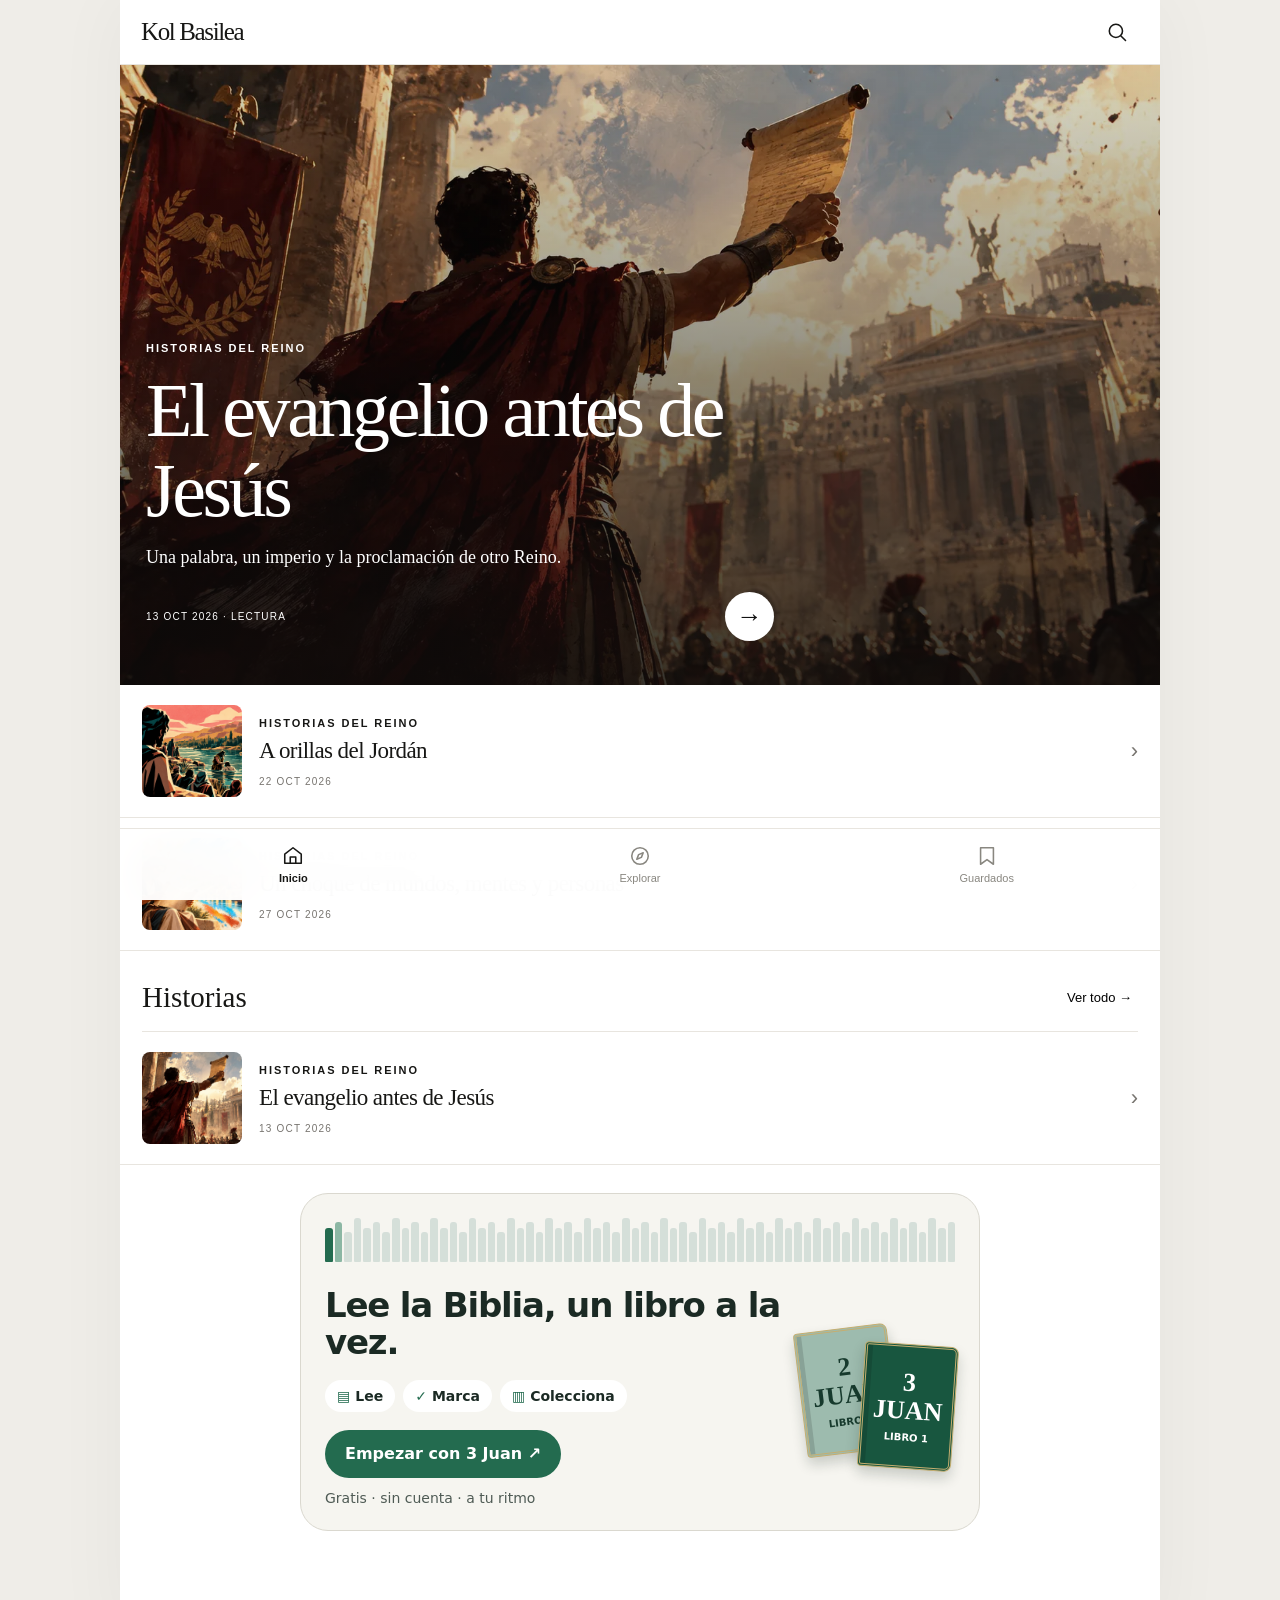
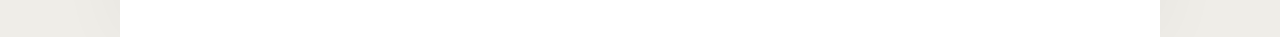
<file: index.html>
<!doctype html><html lang="es"><head><meta charset="utf-8"><meta name="viewport" content="width=device-width,initial-scale=1,viewport-fit=cover"><meta name="theme-color" content="#ffffff"><script src="assets/clarity.js" defer></script><title>Kol Basilea — Historias del Reino</title><link rel="stylesheet" href="assets/style.css"><script src="assets/app.js" defer></script><meta name="description" content="Historias del Reino, personajes bíblicos e investigación histórica sobre las Escrituras y el mundo del siglo I."><link rel="canonical" href="https://ivanndlezz.github.io/kol-basilea/"><meta name="robots" content="index,follow,max-image-preview:large"><meta property="og:locale" content="es_MX"><meta property="og:site_name" content="Kol Basilea"><meta property="og:type" content="website"><meta property="og:title" content="Kol Basilea — Historias del Reino"><meta property="og:description" content="Historias del Reino, personajes bíblicos e investigación histórica sobre las Escrituras y el mundo del siglo I."><meta property="og:url" content="https://ivanndlezz.github.io/kol-basilea/"><meta property="og:image" content="https://ivanndlezz.github.io/kol-basilea/assets/evangelio-antes-de-jesus.webp"><meta property="og:image:alt" content="Kol Basilea — Historias del Reino"><meta name="twitter:card" content="summary_large_image"><meta name="twitter:title" content="Kol Basilea — Historias del Reino"><meta name="twitter:description" content="Historias del Reino, personajes bíblicos e investigación histórica sobre las Escrituras y el mundo del siglo I."><meta name="twitter:image" content="https://ivanndlezz.github.io/kol-basilea/assets/evangelio-antes-de-jesus.webp"><script type="application/ld+json">{"@context":"https://schema.org","@type":"WebSite","name":"Kol Basilea","url":"https://ivanndlezz.github.io/kol-basilea/","inLanguage":"es-MX","description":"Historias del Reino, personajes bíblicos e investigación histórica sobre las Escrituras y el mundo del siglo I."}</script><link rel="stylesheet" href="assets/lectura-banner.css"></head><body><div class="app-shell"><header class="topbar"><a href="./" class="brand">Kol Basilea</a><button class="icon-btn" type="button" aria-label="Buscar" data-search-toggle><svg viewBox="0 0 24 24" fill="none" stroke="currentColor" stroke-width="1.8"><circle cx="10.8" cy="10.8" r="7.2"/><path d="m16.3 16.3 5 5"/></svg></button></header><div class="search-panel" data-search-panel hidden><label for="search" class="eyebrow">Buscar artículos</label><input id="search" data-search-input type="search" placeholder="Buscar en Kol Basilea"></div><main class="views"><section class="view" data-view="inicio"><a class="hero-cover" href="historias-del-reino/el-evangelio-antes-de-jesus/"><div class="cover-art" aria-hidden="true"></div><div class="hero-copy"><span class="eyebrow">Historias del Reino</span><h1>El evangelio antes de Jesús</h1><p>Una palabra, un imperio y la proclamación de otro Reino.</p><div class="hero-actions"><span class="meta">13 OCT 2026 · LECTURA</span><span class="round-link" aria-hidden="true">→</span></div></div></a><a class="story-row" href="historias-del-reino/a-orillas-del-jordan/"><div class="story-thumb" aria-hidden="true" style="background-image:url('historias-del-reino/a-orillas-del-jordan/portada.png');background-size:cover;background-position:center;color:transparent">יר</div><div class="story-body"><span class="eyebrow">Historias del Reino</span><h3>A orillas del Jordán</h3><span class="meta">22 OCT 2026</span></div><span class="arrow">›</span></a><a class="story-row" href="historias-del-reino/un-choque-de-mundos-mentes-y-personas/"><div class="story-thumb" aria-hidden="true" style="background-image:url('assets/historias-del-reino-portada-redisenada.jpg?rev=20261027-5');background-size:cover;background-position:center;color:transparent">κοσ</div><div class="story-body"><span class="eyebrow">Historias del Reino</span><h3>Un choque de mundos, mentes y personas</h3><span class="meta">27 OCT 2026</span></div><span class="arrow">›</span></a><div class="section-heading"><h2>Historias</h2><button class="text-action" type="button" data-show="explorar">Ver todo →</button></div><a class="story-row" href="historias-del-reino/el-evangelio-antes-de-jesus/"><div class="story-thumb" aria-hidden="true">εὐ</div><div class="story-body"><span class="eyebrow">Historias del Reino</span><h3>El evangelio antes de Jesús</h3><span class="meta">13 OCT 2026</span></div><span class="arrow">›</span></a></section><section class="view" data-view="explorar" hidden><h1 class="page-title">Explorar</h1><div class="filters" aria-label="Filtrar por categoría"><button class="chip" data-filter="todos" aria-pressed="true">Todos</button><button class="chip" data-filter="historias" aria-pressed="false">Historias del Reino</button><button class="chip" data-filter="estudios" aria-pressed="false">Estudios</button><button class="chip" data-filter="reflexiones" aria-pressed="false">Reflexiones</button></div><a class="story-row" data-search-item data-category="historias" href="historias-del-reino/el-evangelio-antes-de-jesus/"><div class="story-thumb" aria-hidden="true">εὐ</div><div class="story-body"><span class="eyebrow">Historias del Reino</span><h3>El evangelio antes de Jesús</h3><span class="meta">13 OCT 2026</span></div><span class="arrow">›</span></a><a class="story-row" data-search-item data-category="historias" href="historias-del-reino/a-orillas-del-jordan/"><div class="story-thumb" aria-hidden="true" style="background-image:url('historias-del-reino/a-orillas-del-jordan/portada.png');background-size:cover;background-position:center;color:transparent">יר</div><div class="story-body"><span class="eyebrow">Historias del Reino</span><h3>A orillas del Jordán</h3><span class="meta">22 OCT 2026</span></div><span class="arrow">›</span></a><a class="story-row" data-search-item data-category="historias" href="historias-del-reino/un-choque-de-mundos-mentes-y-personas/"><div class="story-thumb" aria-hidden="true" style="background-image:url('assets/historias-del-reino-portada-redisenada.jpg?rev=20261027-5');background-size:cover;background-position:center;color:transparent">κοσ</div><div class="story-body"><span class="eyebrow">Historias del Reino</span><h3>Un choque de mundos, mentes y personas</h3><span class="meta">27 OCT 2026</span></div><span class="arrow">›</span></a><section class="people-section"><div class="section-heading"><h2>Personajes</h2><span class="meta">ARCHIVO HISTÓRICO</span></div><p class="people-intro">Conoce a quienes aparecen en nuestras historias y descubre cuándo vivieron.</p><a class="person-list-item" href="personajes/cesar-augusto.html"><span class="person-mini">A</span><span><strong>César Augusto</strong><small>Octaviano · 63 a. C. – 14 d. C.</small></span><span>›</span></a><a class="person-list-item" href="personajes/jesus-de-nazaret.html"><span class="person-mini">ΙΧ</span><span><strong>Jesús de Nazaret</strong><small>Yeshúa · siglo I</small></span><span>›</span></a><a class="person-list-item" href="personajes/marcos.html"><span class="person-mini">M</span><span><strong>Marcos</strong><small>Marcos el Evangelista · siglo I</small></span><span>›</span></a></section><div class="empty-state" data-no-results hidden>No hay artículos que coincidan con esta búsqueda.</div></section><section class="view" data-view="guardados" hidden><h1 class="page-title">Guardados</h1><div data-saved-list hidden><a class="story-row" href="historias-del-reino/a-orillas-del-jordan/"><div class="story-thumb" aria-hidden="true" style="background-image:url('historias-del-reino/a-orillas-del-jordan/portada.png');background-size:cover;background-position:center;color:transparent">יר</div><div class="story-body"><span class="eyebrow">Historias del Reino</span><h3>A orillas del Jordán</h3><span class="meta">22 OCT 2026</span></div><span class="arrow">›</span></a><a class="story-row" href="historias-del-reino/un-choque-de-mundos-mentes-y-personas/"><div class="story-thumb" aria-hidden="true" style="background-image:url('assets/historias-del-reino-portada-redisenada.jpg?rev=20261027-5');background-size:cover;background-position:center;color:transparent">κοσ</div><div class="story-body"><span class="eyebrow">Historias del Reino</span><h3>Un choque de mundos, mentes y personas</h3><span class="meta">27 OCT 2026</span></div><span class="arrow">›</span></a><a class="story-row" href="historias-del-reino/el-evangelio-antes-de-jesus/"><div class="story-thumb" aria-hidden="true">εὐ</div><div class="story-body"><span class="eyebrow">Historias del Reino</span><h3>El evangelio antes de Jesús</h3></div><span class="arrow">›</span></a></div><div class="empty-state" data-saved-empty>Los artículos que guardes aparecerán aquí, en este dispositivo.</div></section><aside class="kb-banner" aria-label="Aplicación para leer la Biblia de Kol Basilea"><div class="kb-shelf" role="img" aria-label="Estantería de 66 libros"><i></i><i></i><i></i><i></i><i></i><i></i><i></i><i></i><i></i><i></i><i></i><i></i><i></i><i></i><i></i><i></i><i></i><i></i><i></i><i></i><i></i><i></i><i></i><i></i><i></i><i></i><i></i><i></i><i></i><i></i><i></i><i></i><i></i><i></i><i></i><i></i><i></i><i></i><i></i><i></i><i></i><i></i><i></i><i></i><i></i><i></i><i></i><i></i><i></i><i></i><i></i><i></i><i></i><i></i><i></i><i></i><i></i><i></i><i></i><i></i><i></i><i></i><i></i><i></i><i></i><i></i></div><div class="kb-main"><h2 class="kb-title">Lee la Biblia, un libro a la vez.</h2><div class="kb-art" aria-hidden="true"><div class="kb-book kb-book-back">2<br>JUAN<small>LIBRO 2</small></div><div class="kb-book kb-book-main">3<br>JUAN<small>LIBRO 1</small></div></div><ul class="kb-verbs"><li><span>▤</span>Lee</li><li><span>✓</span>Marca</li><li><span>▥</span>Colecciona</li></ul><div class="kb-foot"><a class="kb-btn" href="https://ivanndlezz.github.io/kol-basilea-lectura/" rel="noopener">Empezar con 3 Juan ↗</a><span class="kb-note">Gratis · sin cuenta · a tu ritmo</span></div></div></aside></main><nav class="tabbar" aria-label="Navegación principal"><button class="tab" type="button" data-tab="inicio" aria-selected="true"><svg viewBox="0 0 24 24"><path d="m3 10 9-7 9 7v10H3z"/><path d="M9 20v-7h6v7"/></svg>Inicio</button><button class="tab" type="button" data-tab="explorar" aria-selected="false"><svg viewBox="0 0 24 24"><circle cx="12" cy="12" r="9"/><path d="m15.5 8.5-2 5-5 2 2-5z"/></svg>Explorar</button><button class="tab" type="button" data-tab="guardados" aria-selected="false"><svg viewBox="0 0 24 24"><path d="M5 3h14v18l-7-5-7 5z"/></svg>Guardados</button></nav></div></body></html>
</file>
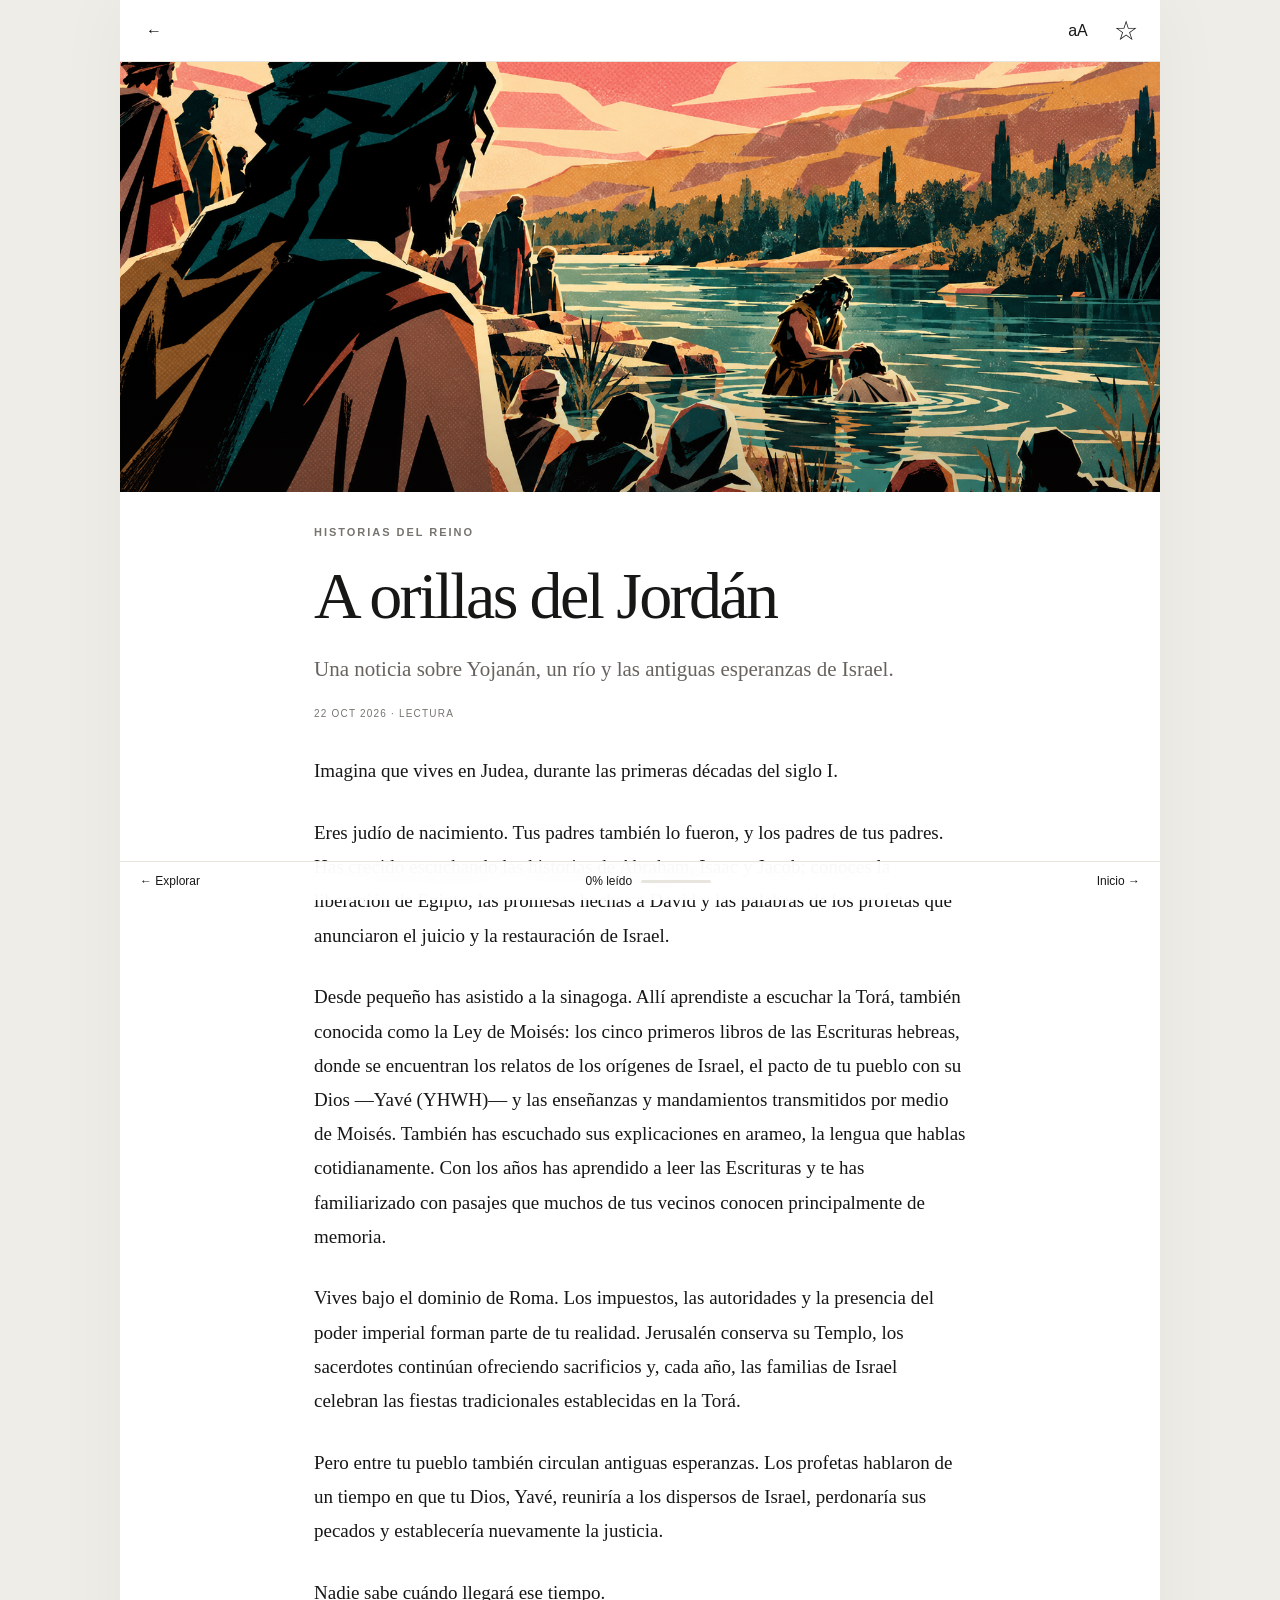
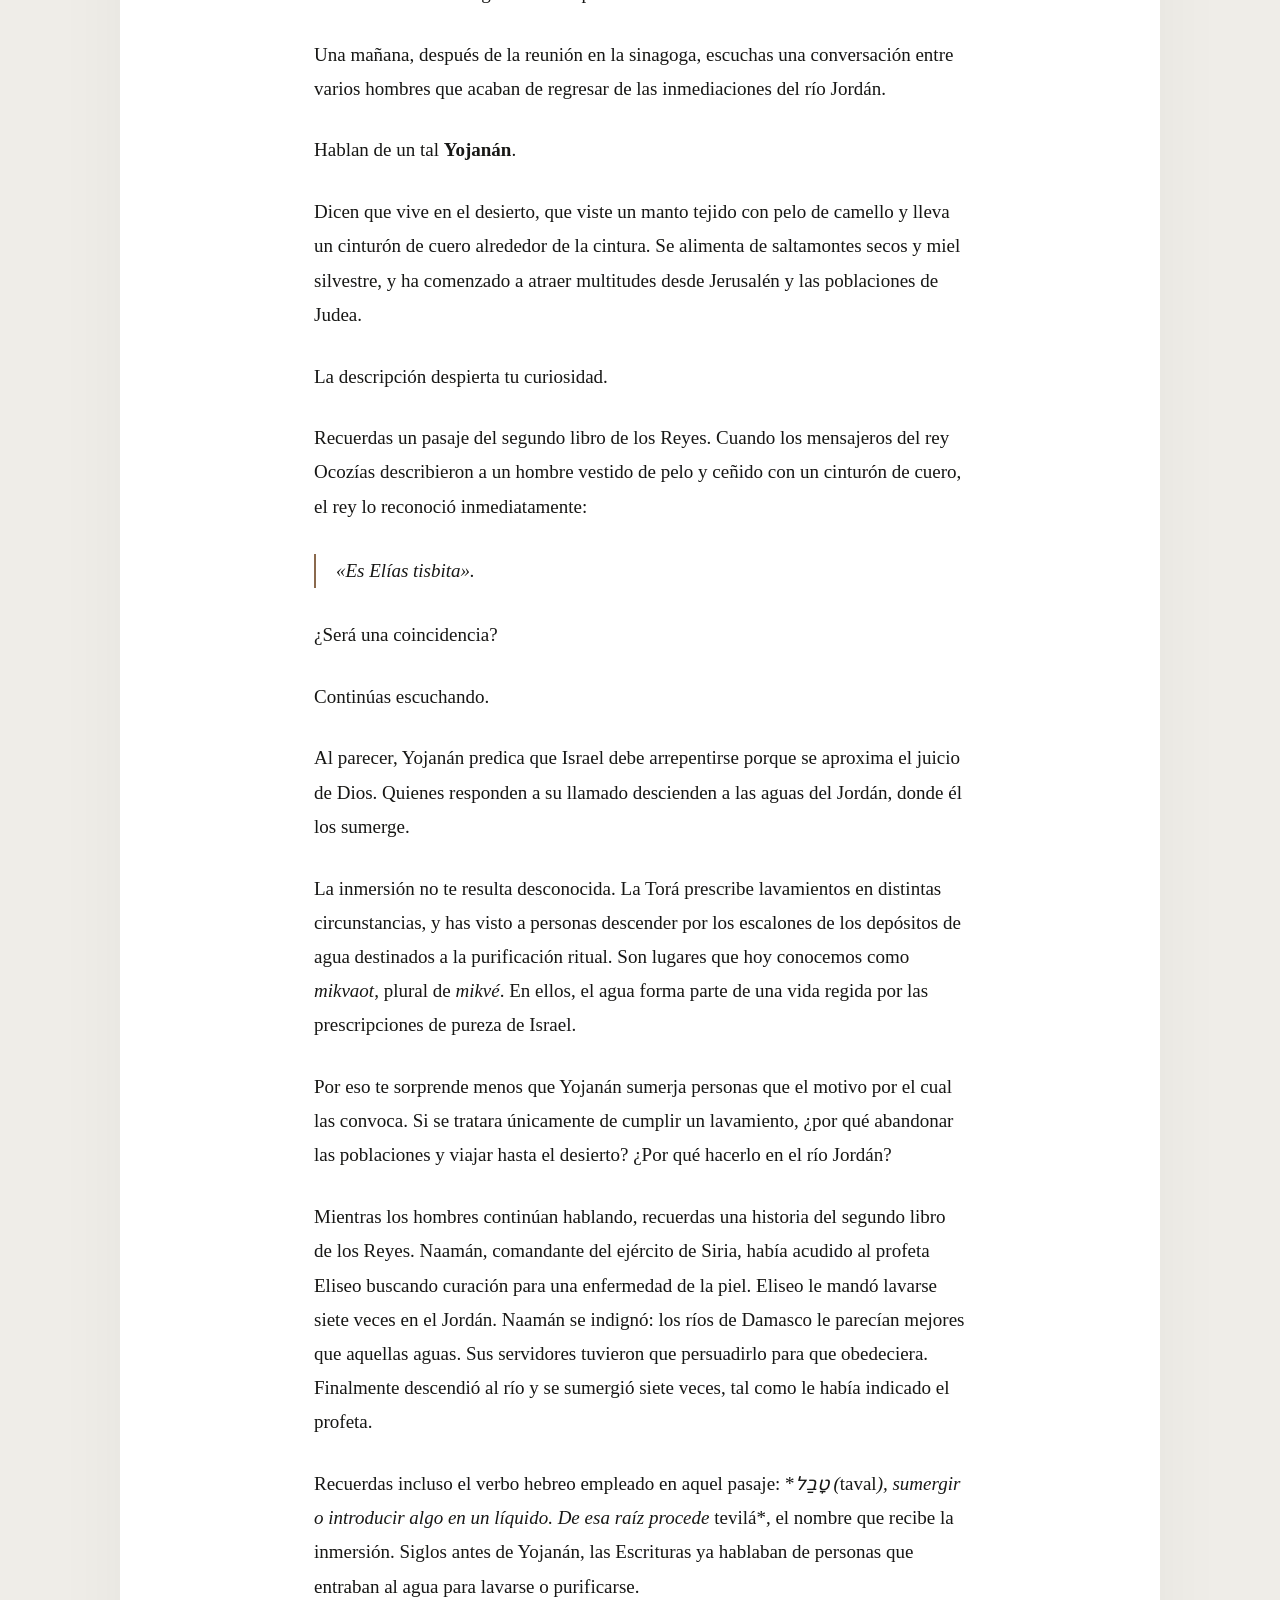
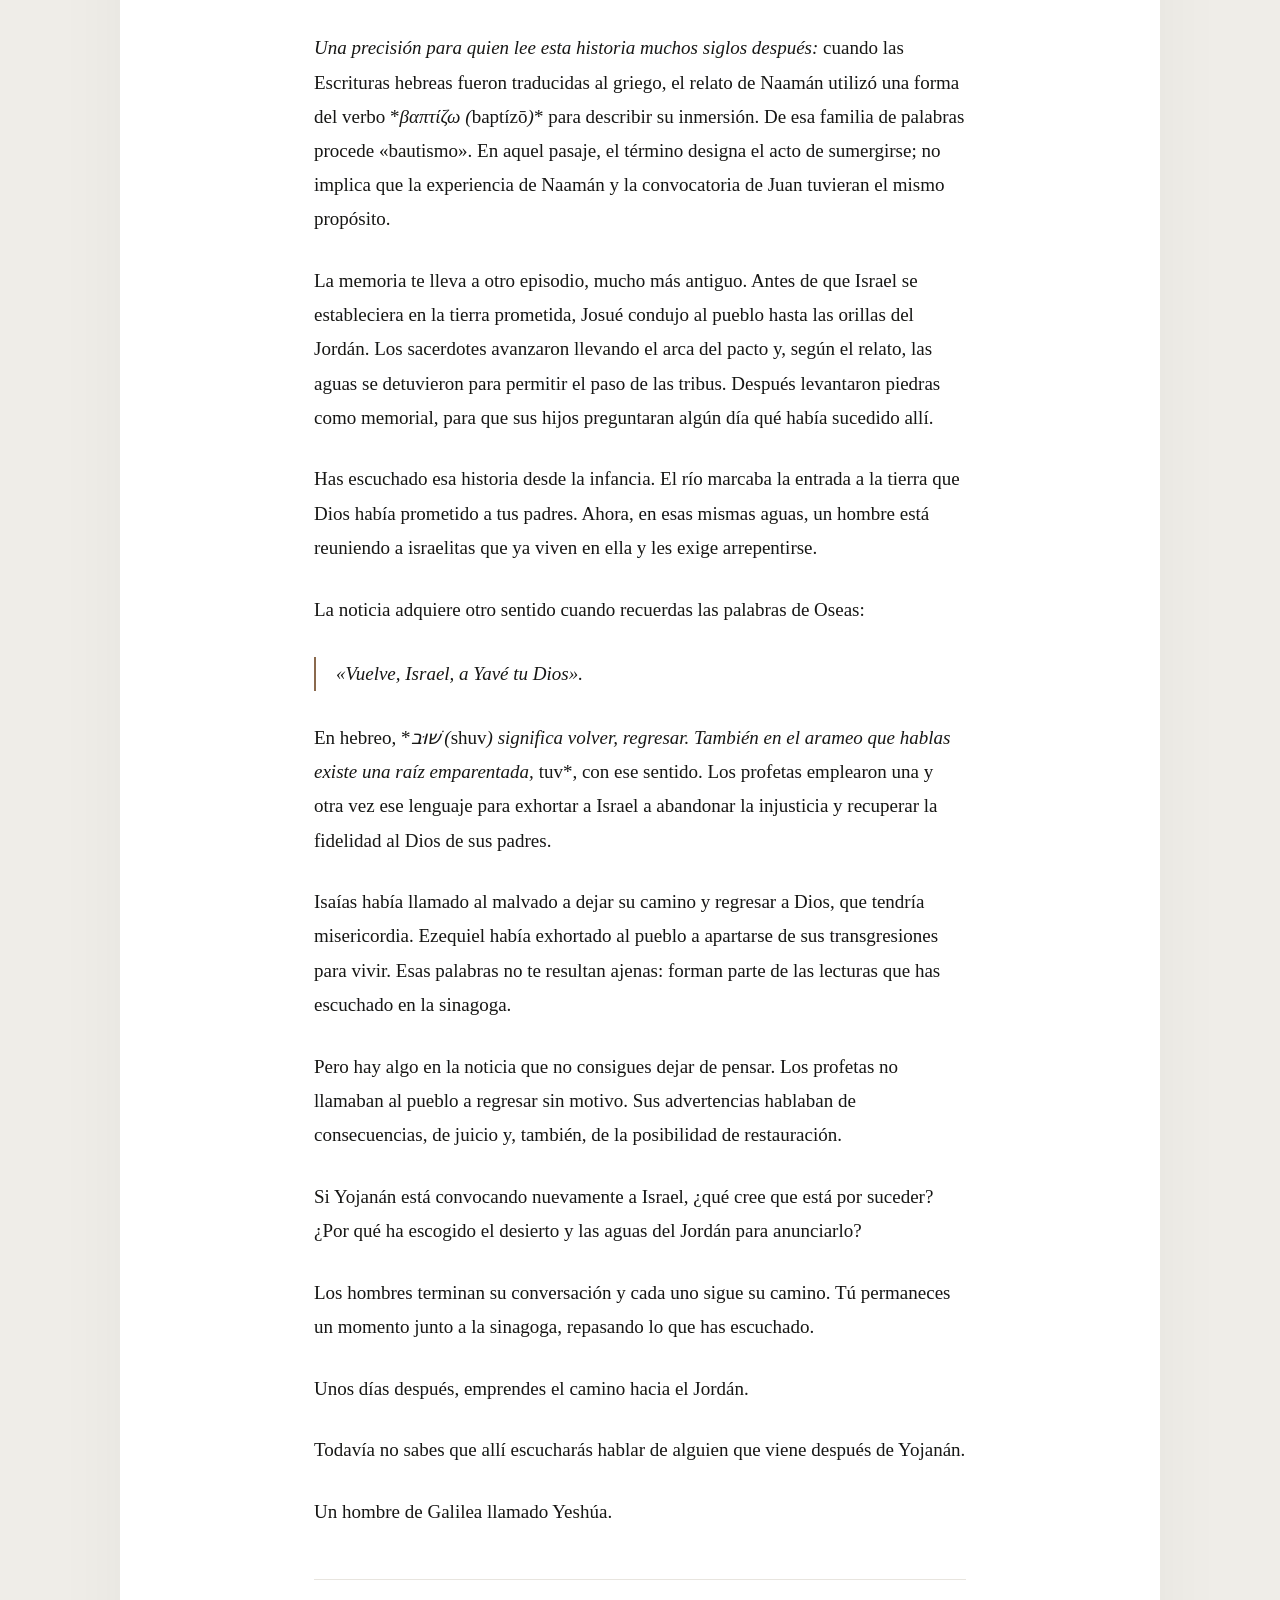
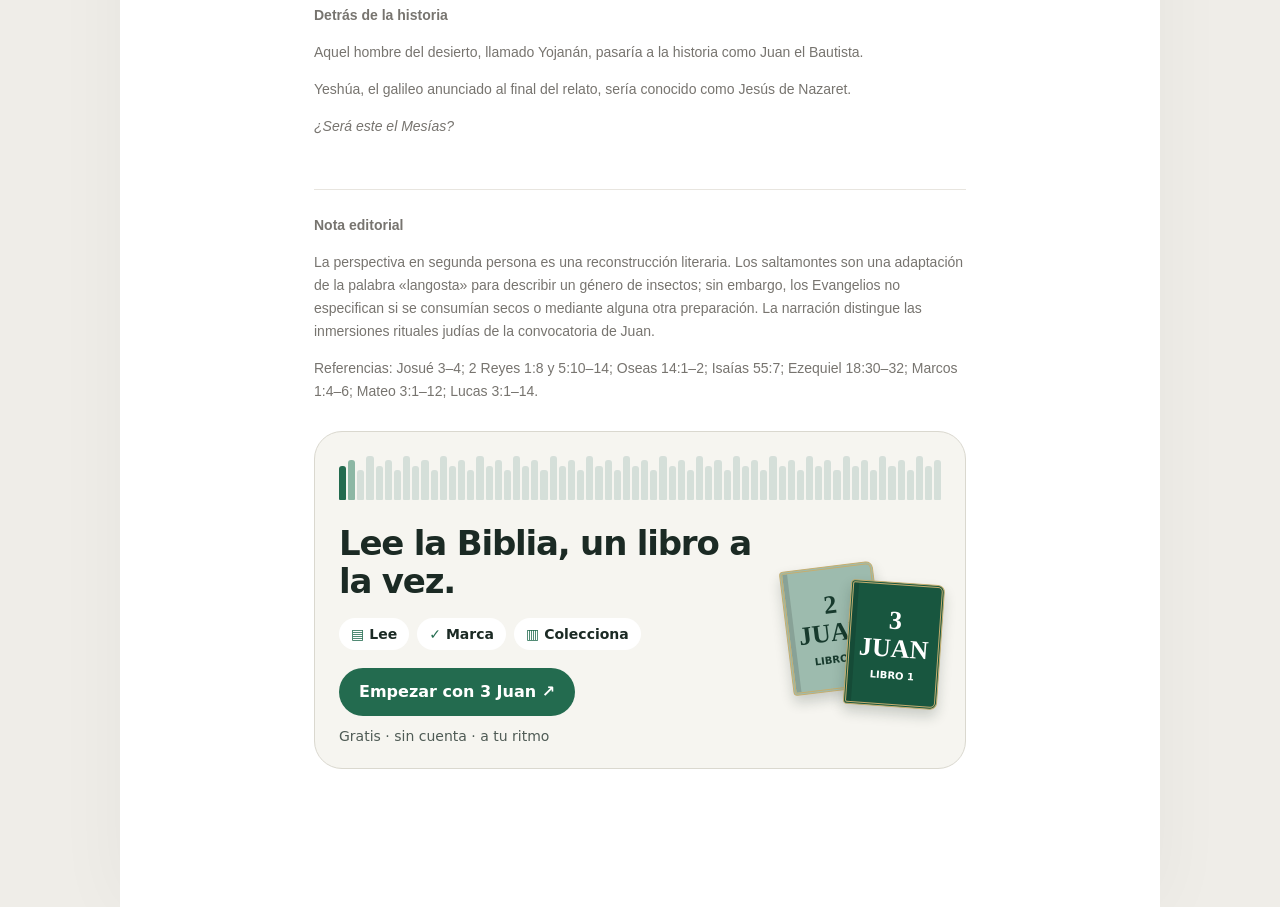
<file: historias-del-reino/a-orillas-del-jordan/index.html>
<!doctype html><html lang="es"><head><meta charset="utf-8"><meta name="viewport" content="width=device-width,initial-scale=1,viewport-fit=cover"><script src="../../assets/clarity.js" defer></script><meta name="theme-color" content="#ffffff"><title>A orillas del Jordán | Kol Basilea</title><link rel="stylesheet" href="../../assets/style.css?v=20261013-3"><script src="../../assets/app.js" defer></script><script src="../../assets/reference-sheet.js?v=20261013-3" defer></script><meta name="description" content="Viaja a la Judea del siglo I y descubre a Yojanán, las inmersiones rituales judías y el significado del Jordán en las Escrituras."><link rel="canonical" href="https://ivanndlezz.github.io/kol-basilea/historias-del-reino/a-orillas-del-jordan/"><meta name="robots" content="index,follow,max-image-preview:large"><meta property="og:locale" content="es_MX"><meta property="og:site_name" content="Kol Basilea"><meta property="og:type" content="article"><meta property="og:title" content="A orillas del Jordán | Kol Basilea"><meta property="og:description" content="Viaja a la Judea del siglo I y descubre a Yojanán, las inmersiones rituales judías y el significado del Jordán en las Escrituras."><meta property="og:url" content="https://ivanndlezz.github.io/kol-basilea/historias-del-reino/a-orillas-del-jordan/"><meta property="og:image" content="https://ivanndlezz.github.io/kol-basilea/historias-del-reino/a-orillas-del-jordan/portada.png"><meta property="og:image:type" content="image/png"><meta property="og:image:width" content="1672"><meta property="og:image:height" content="941"><meta property="og:image:alt" content="A orillas del Jordán | Kol Basilea"><meta property="article:published_time" content="2026-10-22"><meta property="article:section" content="Historias del Reino"><meta name="twitter:card" content="summary_large_image"><meta name="twitter:title" content="A orillas del Jordán | Kol Basilea"><meta name="twitter:description" content="Viaja a la Judea del siglo I y descubre a Yojanán, las inmersiones rituales judías y el significado del Jordán en las Escrituras."><meta name="twitter:image" content="https://ivanndlezz.github.io/kol-basilea/historias-del-reino/a-orillas-del-jordan/portada.png"><script type="application/ld+json">{"@context":"https://schema.org","@type":"Article","headline":"A orillas del Jordán","description":"Viaja a la Judea del siglo I y descubre a Yojanán, las inmersiones rituales judías y el significado del Jordán en las Escrituras.","inLanguage":"es-MX","datePublished":"2026-10-22","mainEntityOfPage":{"@type":"WebPage","@id":"https://ivanndlezz.github.io/kol-basilea/historias-del-reino/a-orillas-del-jordan/"},"publisher":{"@type":"Organization","name":"Kol Basilea","url":"https://ivanndlezz.github.io/kol-basilea/"},"image":["https://ivanndlezz.github.io/kol-basilea/historias-del-reino/a-orillas-del-jordan/portada.png"]}</script><link rel="stylesheet" href="../../assets/lectura-banner.css"></head><body><div class="reader-shell" data-reader><div class="reader-progress" data-progress-fill></div><header class="reader-top"><a class="icon-btn" href="../../#inicio" aria-label="Volver al inicio">←</a><div class="right"><button class="icon-btn" type="button" aria-label="Ajustar tamaño de letra" aria-expanded="false" data-settings-toggle>aA</button><button class="icon-btn" type="button" data-bookmark aria-label="Guardar artículo" aria-pressed="false" style="font-size:27px">☆</button></div></header><div class="reader-settings" data-reader-settings hidden><span class="eyebrow">Tamaño de lectura</span><div style="margin-top:12px"><button type="button" data-font-step="-1" aria-label="Reducir letra">A−</button><button type="button" data-font-step="1" aria-label="Aumentar letra">A+</button></div></div><div class="reader-cover" role="img" aria-label="Ilustración de Yojanán sumergiendo a una persona en el río Jordán" style="background-image:url('portada.png');background-size:cover;background-position:center"></div><main><article class="reader-article"><span class="eyebrow">Historias del Reino</span><h1>A orillas del Jordán</h1><p class="reader-lead">Una noticia sobre Yojanán, un río y las antiguas esperanzas de Israel.</p><p class="meta reader-meta">22 OCT 2026 · LECTURA</p><div class="reader-prose"><p>Imagina que vives en Judea, durante las primeras décadas del siglo I.</p>
<p>Eres judío de nacimiento. Tus padres también lo fueron, y los padres de tus padres. Has crecido escuchando las historias de Abraham, Isaac y Jacob; conoces la liberación de Egipto, las promesas hechas a David y las palabras de los profetas que anunciaron el juicio y la restauración de Israel.</p>
<p>Desde pequeño has asistido a la sinagoga. Allí aprendiste a escuchar la Torá, también conocida como la Ley de Moisés: los cinco primeros libros de las Escrituras hebreas, donde se encuentran los relatos de los orígenes de Israel, el pacto de tu pueblo con su Dios —Yavé (YHWH)— y las enseñanzas y mandamientos transmitidos por medio de Moisés. También has escuchado sus explicaciones en arameo, la lengua que hablas cotidianamente. Con los años has aprendido a leer las Escrituras y te has familiarizado con pasajes que muchos de tus vecinos conocen principalmente de memoria.</p>
<p>Vives bajo el dominio de Roma. Los impuestos, las autoridades y la presencia del poder imperial forman parte de tu realidad. Jerusalén conserva su Templo, los sacerdotes continúan ofreciendo sacrificios y, cada año, las familias de Israel celebran las fiestas tradicionales establecidas en la Torá.</p>
<p>Pero entre tu pueblo también circulan antiguas esperanzas. Los profetas hablaron de un tiempo en que tu Dios, Yavé, reuniría a los dispersos de Israel, perdonaría sus pecados y establecería nuevamente la justicia.</p>
<p>Nadie sabe cuándo llegará ese tiempo.</p>
<p>Una mañana, después de la reunión en la sinagoga, escuchas una conversación entre varios hombres que acaban de regresar de las inmediaciones del río Jordán.</p>
<p>Hablan de un tal <strong>Yojanán</strong>.</p>
<p>Dicen que vive en el desierto, que viste un manto tejido con pelo de camello y lleva un cinturón de cuero alrededor de la cintura. Se alimenta de saltamontes secos y miel silvestre, y ha comenzado a atraer multitudes desde Jerusalén y las poblaciones de Judea.</p>
<p>La descripción despierta tu curiosidad.</p>
<p>Recuerdas un pasaje del segundo libro de los Reyes. Cuando los mensajeros del rey Ocozías describieron a un hombre vestido de pelo y ceñido con un cinturón de cuero, el rey lo reconoció inmediatamente:</p>
<blockquote>«Es Elías tisbita».</blockquote>
<p>¿Será una coincidencia?</p>
<p>Continúas escuchando.</p>
<p>Al parecer, Yojanán predica que Israel debe arrepentirse porque se aproxima el juicio de Dios. Quienes responden a su llamado descienden a las aguas del Jordán, donde él los sumerge.</p>
<p>La inmersión no te resulta desconocida. La Torá prescribe lavamientos en distintas circunstancias, y has visto a personas descender por los escalones de los depósitos de agua destinados a la purificación ritual. Son lugares que hoy conocemos como <em>mikvaot</em>, plural de <em>mikvé</em>. En ellos, el agua forma parte de una vida regida por las prescripciones de pureza de Israel.</p>
<p>Por eso te sorprende menos que Yojanán sumerja personas que el motivo por el cual las convoca. Si se tratara únicamente de cumplir un lavamiento, ¿por qué abandonar las poblaciones y viajar hasta el desierto? ¿Por qué hacerlo en el río Jordán?</p>
<p>Mientras los hombres continúan hablando, recuerdas una historia del segundo libro de los Reyes. Naamán, comandante del ejército de Siria, había acudido al profeta Eliseo buscando curación para una enfermedad de la piel. Eliseo le mandó lavarse siete veces en el Jordán. Naamán se indignó: los ríos de Damasco le parecían mejores que aquellas aguas. Sus servidores tuvieron que persuadirlo para que obedeciera. Finalmente descendió al río y se sumergió siete veces, tal como le había indicado el profeta.</p>
<p>Recuerdas incluso el verbo hebreo empleado en aquel pasaje: *<em>טָבַל (</em>taval<em>)</em><em>, sumergir o introducir algo en un líquido. De esa raíz procede </em>tevilá*, el nombre que recibe la inmersión. Siglos antes de Yojanán, las Escrituras ya hablaban de personas que entraban al agua para lavarse o purificarse.</p>
<p><em>Una precisión para quien lee esta historia muchos siglos después:</em> cuando las Escrituras hebreas fueron traducidas al griego, el relato de Naamán utilizó una forma del verbo *<em>βαπτίζω (</em>baptízō<em>)</em>* para describir su inmersión. De esa familia de palabras procede «bautismo». En aquel pasaje, el término designa el acto de sumergirse; no implica que la experiencia de Naamán y la convocatoria de Juan tuvieran el mismo propósito.</p>
<p>La memoria te lleva a otro episodio, mucho más antiguo. Antes de que Israel se estableciera en la tierra prometida, Josué condujo al pueblo hasta las orillas del Jordán. Los sacerdotes avanzaron llevando el arca del pacto y, según el relato, las aguas se detuvieron para permitir el paso de las tribus. Después levantaron piedras como memorial, para que sus hijos preguntaran algún día qué había sucedido allí.</p>
<p>Has escuchado esa historia desde la infancia. El río marcaba la entrada a la tierra que Dios había prometido a tus padres. Ahora, en esas mismas aguas, un hombre está reuniendo a israelitas que ya viven en ella y les exige arrepentirse.</p>
<p>La noticia adquiere otro sentido cuando recuerdas las palabras de Oseas:</p>
<blockquote>«Vuelve, Israel, a Yavé tu Dios».</blockquote>
<p>En hebreo, *<em>שׁוּב (</em>shuv<em>)</em><em> significa volver, regresar. También en el arameo que hablas existe una raíz emparentada, </em>tuv*, con ese sentido. Los profetas emplearon una y otra vez ese lenguaje para exhortar a Israel a abandonar la injusticia y recuperar la fidelidad al Dios de sus padres.</p>
<p>Isaías había llamado al malvado a dejar su camino y regresar a Dios, que tendría misericordia. Ezequiel había exhortado al pueblo a apartarse de sus transgresiones para vivir. Esas palabras no te resultan ajenas: forman parte de las lecturas que has escuchado en la sinagoga.</p>
<p>Pero hay algo en la noticia que no consigues dejar de pensar. Los profetas no llamaban al pueblo a regresar sin motivo. Sus advertencias hablaban de consecuencias, de juicio y, también, de la posibilidad de restauración.</p>
<p>Si Yojanán está convocando nuevamente a Israel, ¿qué cree que está por suceder? ¿Por qué ha escogido el desierto y las aguas del Jordán para anunciarlo?</p>
<p>Los hombres terminan su conversación y cada uno sigue su camino. Tú permaneces un momento junto a la sinagoga, repasando lo que has escuchado.</p>
<p>Unos días después, emprendes el camino hacia el Jordán.</p>
<p>Todavía no sabes que allí escucharás hablar de alguien que viene después de Yojanán.</p>
<p>Un hombre de Galilea llamado Yeshúa. </p></div><aside class="article-note" aria-label="Detrás de la historia"><strong>Detrás de la historia</strong><p>Aquel hombre del desierto, llamado Yojanán, pasaría a la historia como Juan el Bautista.</p><p>Yeshúa, el galileo anunciado al final del relato, sería conocido como Jesús de Nazaret.</p><p><em>¿Será este el Mesías?</em></p></aside><aside class="article-note"><strong>Nota editorial</strong><p>La perspectiva en segunda persona es una reconstrucción literaria. Los saltamontes son una adaptación de la palabra «langosta» para describir un género de insectos; sin embargo, los Evangelios no especifican si se consumían secos o mediante alguna otra preparación. La narración distingue las inmersiones rituales judías de la convocatoria de Juan.</p><p>Referencias: Josué 3–4; 2 Reyes 1:8 y 5:10–14; Oseas 14:1–2; Isaías 55:7; Ezequiel 18:30–32; Marcos 1:4–6; Mateo 3:1–12; Lucas 3:1–14.</p></aside><aside class="kb-banner" aria-label="Aplicación para leer la Biblia de Kol Basilea"><div class="kb-shelf" role="img" aria-label="Estantería de 66 libros"><i></i><i></i><i></i><i></i><i></i><i></i><i></i><i></i><i></i><i></i><i></i><i></i><i></i><i></i><i></i><i></i><i></i><i></i><i></i><i></i><i></i><i></i><i></i><i></i><i></i><i></i><i></i><i></i><i></i><i></i><i></i><i></i><i></i><i></i><i></i><i></i><i></i><i></i><i></i><i></i><i></i><i></i><i></i><i></i><i></i><i></i><i></i><i></i><i></i><i></i><i></i><i></i><i></i><i></i><i></i><i></i><i></i><i></i><i></i><i></i><i></i><i></i><i></i><i></i><i></i><i></i></div><div class="kb-main"><h2 class="kb-title">Lee la Biblia, un libro a la vez.</h2><div class="kb-art" aria-hidden="true"><div class="kb-book kb-book-back">2<br>JUAN<small>LIBRO 2</small></div><div class="kb-book kb-book-main">3<br>JUAN<small>LIBRO 1</small></div></div><ul class="kb-verbs"><li><span>▤</span>Lee</li><li><span>✓</span>Marca</li><li><span>▥</span>Colecciona</li></ul><div class="kb-foot"><a class="kb-btn" href="https://ivanndlezz.github.io/kol-basilea-lectura/" rel="noopener">Empezar con 3 Juan ↗</a><span class="kb-note">Gratis · sin cuenta · a tu ritmo</span></div></div></aside></article></main><nav class="reader-bottom" aria-label="Controles de lectura"><a href="../../#explorar">← Explorar</a><div style="display:flex;align-items:center;gap:9px"><span data-progress-label>0% leído</span><div class="progress-track" aria-hidden="true"><div class="progress-fill" data-progress-fill></div></div></div><a href="../../#inicio">Inicio →</a></nav></div></body></html>
</file>
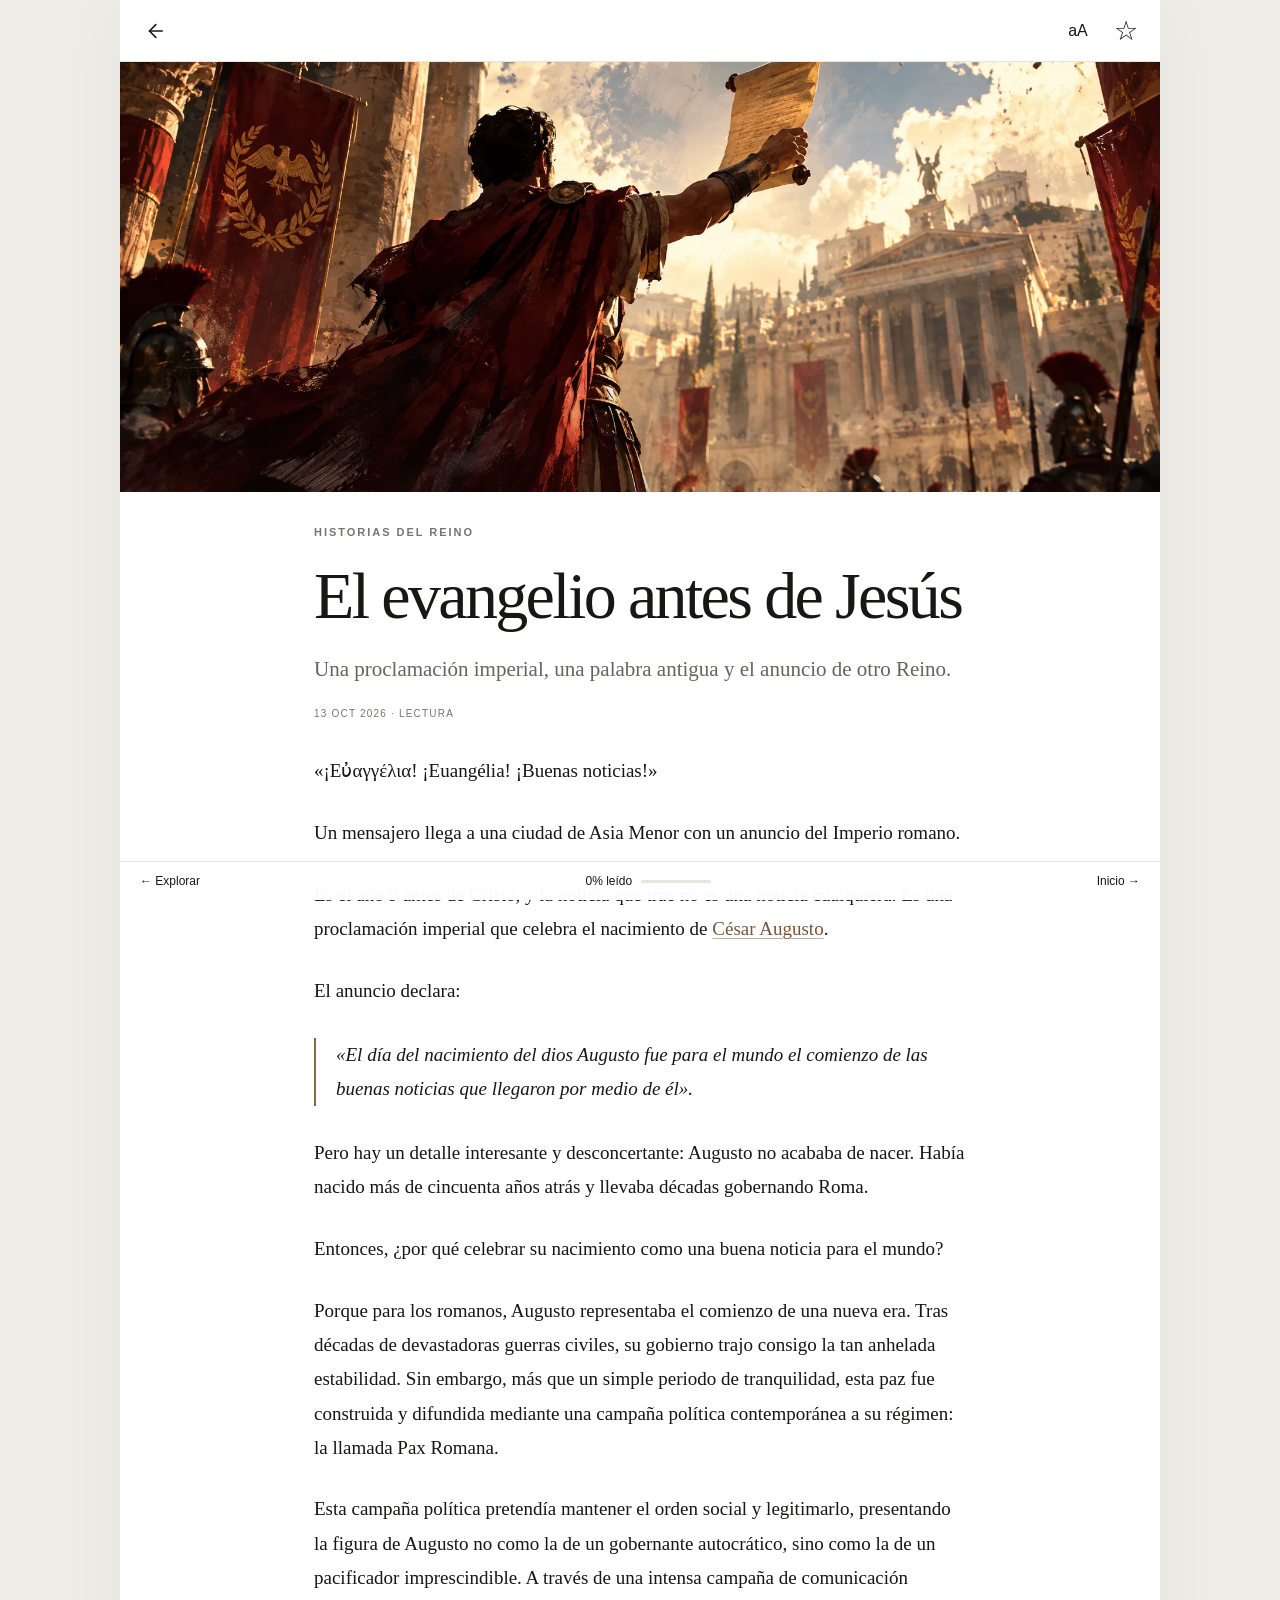
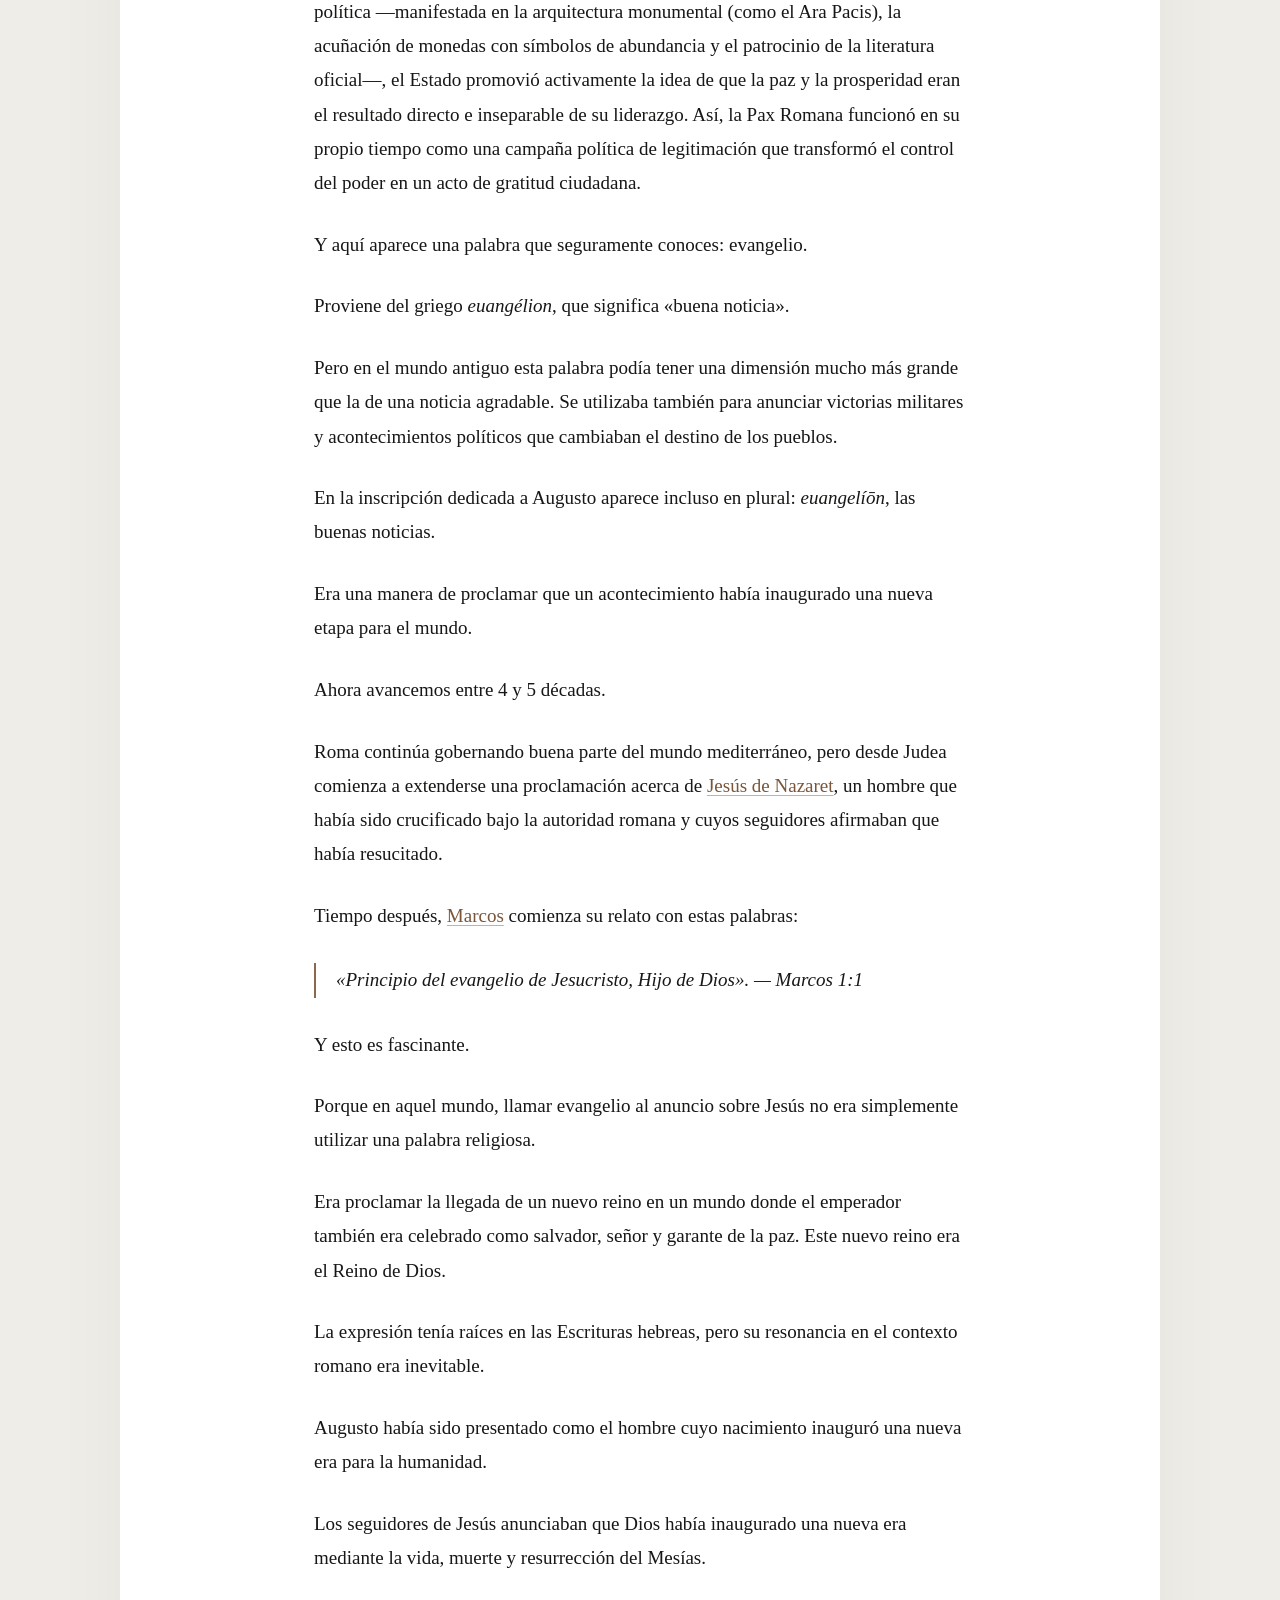
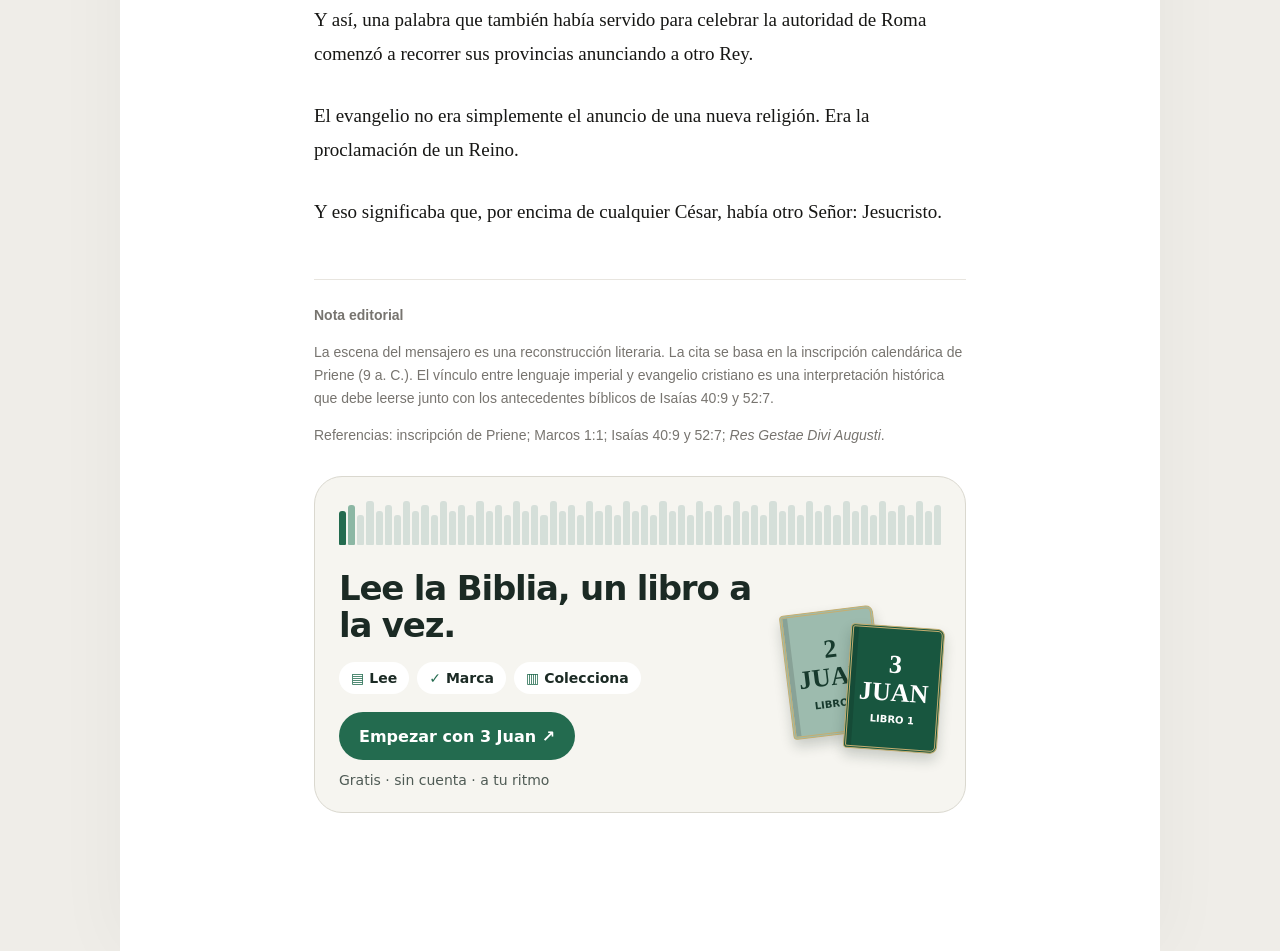
<file: historias-del-reino/el-evangelio-antes-de-jesus/index.html>
<!doctype html><html lang="es"><head><meta charset="utf-8"><meta name="viewport" content="width=device-width,initial-scale=1,viewport-fit=cover"><script src="../../assets/clarity.js" defer></script><meta name="theme-color" content="#ffffff"><title>El Evangelio antes de Jesús | Kol Basilea</title><link rel="stylesheet" href="../../assets/style.css?v=20261013-3"><script src="../../assets/app.js" defer></script><script src="../../assets/reference-sheet.js?v=20261013-3" defer></script><meta name="description" content="Del anuncio imperial de César Augusto al evangelio de Jesús: descubre el contexto histórico y político de las buenas noticias."><link rel="canonical" href="https://ivanndlezz.github.io/kol-basilea/historias-del-reino/el-evangelio-antes-de-jesus/"><meta name="robots" content="index,follow,max-image-preview:large"><meta property="og:locale" content="es_MX"><meta property="og:site_name" content="Kol Basilea"><meta property="og:type" content="article"><meta property="og:title" content="El evangelio antes de Jesús | Kol Basilea"><meta property="og:description" content="Del anuncio imperial de César Augusto al evangelio de Jesús: descubre el contexto histórico y político de las buenas noticias."><meta property="og:url" content="https://ivanndlezz.github.io/kol-basilea/historias-del-reino/el-evangelio-antes-de-jesus/"><meta property="og:image" content="https://ivanndlezz.github.io/kol-basilea/assets/evangelio-antes-de-jesus.webp"><meta property="og:image:alt" content="El evangelio antes de Jesús | Kol Basilea"><meta property="article:published_time" content="2026-10-13"><meta property="article:section" content="Historias del Reino"><meta name="twitter:card" content="summary_large_image"><meta name="twitter:title" content="El evangelio antes de Jesús | Kol Basilea"><meta name="twitter:description" content="Del anuncio imperial de César Augusto al evangelio de Jesús: descubre el contexto histórico y político de las buenas noticias."><meta name="twitter:image" content="https://ivanndlezz.github.io/kol-basilea/assets/evangelio-antes-de-jesus.webp"><script type="application/ld+json">{"@context":"https://schema.org","@type":"Article","headline":"El evangelio antes de Jesús","description":"Del anuncio imperial de César Augusto al evangelio de Jesús: descubre el contexto histórico y político de las buenas noticias.","inLanguage":"es-MX","datePublished":"2026-10-13","mainEntityOfPage":{"@type":"WebPage","@id":"https://ivanndlezz.github.io/kol-basilea/historias-del-reino/el-evangelio-antes-de-jesus/"},"publisher":{"@type":"Organization","name":"Kol Basilea","url":"https://ivanndlezz.github.io/kol-basilea/"},"image":["https://ivanndlezz.github.io/kol-basilea/assets/evangelio-antes-de-jesus.webp"]}</script><link rel="stylesheet" href="../../assets/lectura-banner.css"></head><body><div class="reader-shell" data-reader><div class="reader-progress" data-progress-fill></div><header class="reader-top"><a class="icon-btn" href="../../#inicio" aria-label="Volver al inicio"><svg viewBox="0 0 24 24" fill="none" stroke="currentColor" stroke-width="1.8"><path d="m14 5-7 7 7 7"/><path d="M7 12h14"/></svg></a><div class="right"><button class="icon-btn" type="button" aria-label="Ajustar tamaño de letra" aria-expanded="false" data-settings-toggle> aA </button><button class="icon-btn" type="button" data-bookmark aria-label="Guardar artículo" aria-pressed="false" style="font-size:27px">☆</button></div></header><div class="reader-settings" data-reader-settings hidden><span class="eyebrow">Tamaño de lectura</span><div style="margin-top:12px"><button type="button" data-font-step="-1" aria-label="Reducir letra">A−</button><button type="button" data-font-step="1" aria-label="Aumentar letra">A+</button></div></div><div class="reader-cover" role="img" aria-label="Ilustración artística de una proclamación imperial en una ciudad romana"></div><main><article class="reader-article"><span class="eyebrow">Historias del Reino</span><h1>El evangelio antes de Jesús</h1><p class="reader-lead">Una proclamación imperial, una palabra antigua y el anuncio de otro Reino.</p><p class="meta reader-meta">13 OCT 2026 · LECTURA</p><div class="reader-prose"><p>
«¡Εὐαγγέλια! ¡Euangélia! ¡Buenas noticias!»</p>
<p>Un mensajero llega a una ciudad de Asia Menor con un anuncio del Imperio romano.</p>
<p>Es el año 9 antes de Cristo, y la noticia que trae no es una noticia cualquiera. Es una proclamación imperial que celebra el nacimiento de <a class="reference-link" href="../../personajes/cesar-augusto.html" title="Consultar ficha de César Augusto">César Augusto</a>.</p>
<p>El anuncio declara:</p>
<blockquote>«El día del nacimiento del dios Augusto fue para el mundo el comienzo de las buenas noticias que llegaron por medio de él».</blockquote>
<p>Pero hay un detalle interesante y desconcertante: Augusto no acababa de nacer. Había nacido más de cincuenta años atrás y llevaba décadas gobernando Roma.</p>
<p>Entonces, ¿por qué celebrar su nacimiento como una buena noticia para el mundo?</p>
<p>Porque para los romanos, Augusto representaba el comienzo de una nueva era. Tras décadas de devastadoras guerras civiles, su gobierno trajo consigo la tan anhelada estabilidad. Sin embargo, más que un simple periodo de tranquilidad, esta paz fue construida y difundida mediante una campaña política contemporánea a su régimen: la llamada Pax Romana.</p>
<p>Esta campaña política pretendía mantener el orden social y legitimarlo, presentando la figura de Augusto no como la de un gobernante autocrático, sino como la de un pacificador imprescindible. A través de una intensa campaña de comunicación política —manifestada en la arquitectura monumental (como el Ara Pacis), la acuñación de monedas con símbolos de abundancia y el patrocinio de la literatura oficial—, el Estado promovió activamente la idea de que la paz y la prosperidad eran el resultado directo e inseparable de su liderazgo. Así, la Pax Romana funcionó en su propio tiempo como una campaña política de legitimación que transformó el control del poder en un acto de gratitud ciudadana.</p>
<p>Y aquí aparece una palabra que seguramente conoces: evangelio.</p>
<p>Proviene del griego <em>euangélion</em>, que significa «buena noticia».</p>
<p>Pero en el mundo antiguo esta palabra podía tener una dimensión mucho más grande que la de una noticia agradable. Se utilizaba también para anunciar victorias militares y acontecimientos políticos que cambiaban el destino de los pueblos.</p>
<p>En la inscripción dedicada a Augusto aparece incluso en plural: <em>euangelíōn</em>, las buenas noticias.</p>
<p>Era una manera de proclamar que un acontecimiento había inaugurado una nueva etapa para el mundo.</p>
<p>Ahora avancemos entre 4 y 5 décadas.</p>
<p>Roma continúa gobernando buena parte del mundo mediterráneo, pero desde Judea comienza a extenderse una proclamación acerca de <a class="reference-link" href="../../personajes/jesus-de-nazaret.html" title="Consultar ficha de Jesús de Nazaret">Jesús de Nazaret</a>, un hombre que había sido crucificado bajo la autoridad romana y cuyos seguidores afirmaban que había resucitado.</p>
<p>Tiempo después, <a class="reference-link" href="../../personajes/marcos.html" title="Consultar ficha de Marcos">Marcos</a> comienza su relato con estas palabras:</p>
<blockquote>«Principio del evangelio de Jesucristo, Hijo de Dios». — Marcos 1:1</blockquote>
<p>Y esto es fascinante.</p>
<p>Porque en aquel mundo, llamar evangelio al anuncio sobre Jesús no era simplemente utilizar una palabra religiosa.</p>
<p>Era proclamar la llegada de un nuevo reino en un mundo donde el emperador también era celebrado como salvador, señor y garante de la paz. Este nuevo reino era el Reino de Dios.</p>
<p>La expresión tenía raíces en las Escrituras hebreas, pero su resonancia en el contexto romano era inevitable.</p>
<p>Augusto había sido presentado como el hombre cuyo nacimiento inauguró una nueva era para la humanidad.</p>
<p>Los seguidores de Jesús anunciaban que Dios había inaugurado una nueva era mediante la vida, muerte y resurrección del Mesías.</p>
<p>Y así, una palabra que también había servido para celebrar la autoridad de Roma comenzó a recorrer sus provincias anunciando a otro Rey.</p>
<p>El evangelio no era simplemente el anuncio de una nueva religión. Era la proclamación de un Reino.</p>
<p>Y eso significaba que, por encima de cualquier César, había otro Señor: Jesucristo.</p>
</div><aside class="article-note"><strong>Nota editorial</strong><p>La escena del mensajero es una reconstrucción literaria. La cita se basa en la inscripción calendárica de Priene (9 a. C.). El vínculo entre lenguaje imperial y evangelio cristiano es una interpretación histórica que debe leerse junto con los antecedentes bíblicos de Isaías 40:9 y 52:7.</p><p>Referencias: inscripción de Priene; Marcos 1:1; Isaías 40:9 y 52:7; <em>Res Gestae Divi Augusti</em>.</p></aside><aside class="kb-banner" aria-label="Aplicación para leer la Biblia de Kol Basilea"><div class="kb-shelf" role="img" aria-label="Estantería de 66 libros"><i></i><i></i><i></i><i></i><i></i><i></i><i></i><i></i><i></i><i></i><i></i><i></i><i></i><i></i><i></i><i></i><i></i><i></i><i></i><i></i><i></i><i></i><i></i><i></i><i></i><i></i><i></i><i></i><i></i><i></i><i></i><i></i><i></i><i></i><i></i><i></i><i></i><i></i><i></i><i></i><i></i><i></i><i></i><i></i><i></i><i></i><i></i><i></i><i></i><i></i><i></i><i></i><i></i><i></i><i></i><i></i><i></i><i></i><i></i><i></i><i></i><i></i><i></i><i></i><i></i><i></i></div><div class="kb-main"><h2 class="kb-title">Lee la Biblia, un libro a la vez.</h2><div class="kb-art" aria-hidden="true"><div class="kb-book kb-book-back">2<br>JUAN<small>LIBRO 2</small></div><div class="kb-book kb-book-main">3<br>JUAN<small>LIBRO 1</small></div></div><ul class="kb-verbs"><li><span>▤</span>Lee</li><li><span>✓</span>Marca</li><li><span>▥</span>Colecciona</li></ul><div class="kb-foot"><a class="kb-btn" href="https://ivanndlezz.github.io/kol-basilea-lectura/" rel="noopener">Empezar con 3 Juan ↗</a><span class="kb-note">Gratis · sin cuenta · a tu ritmo</span></div></div></aside></article></main><nav class="reader-bottom" aria-label="Controles de lectura"><a href="../../#explorar">← Explorar</a><div style="display:flex;align-items:center;gap:9px"><span data-progress-label>0% leído</span><div class="progress-track" aria-hidden="true"><div class="progress-fill" data-progress-fill></div></div></div><a href="../../#inicio">Inicio →</a></nav></div></body></html>
</file>
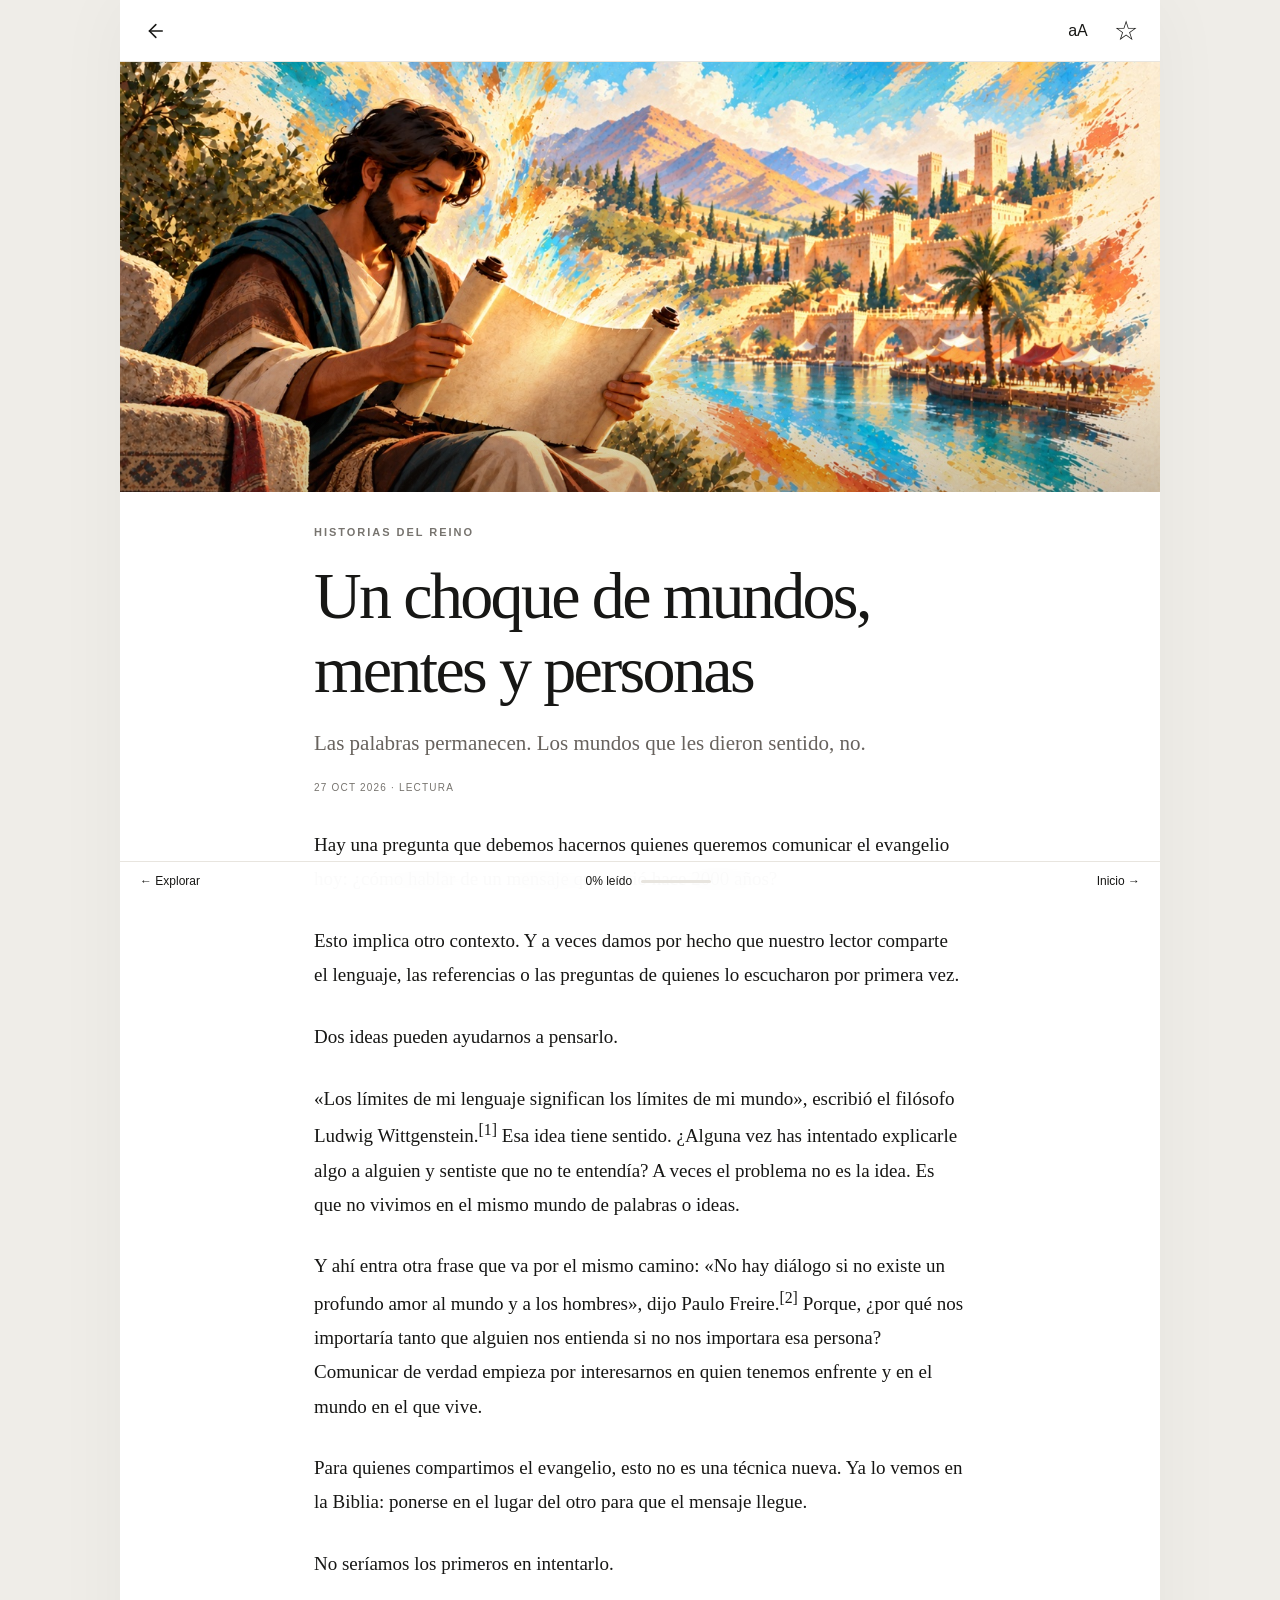
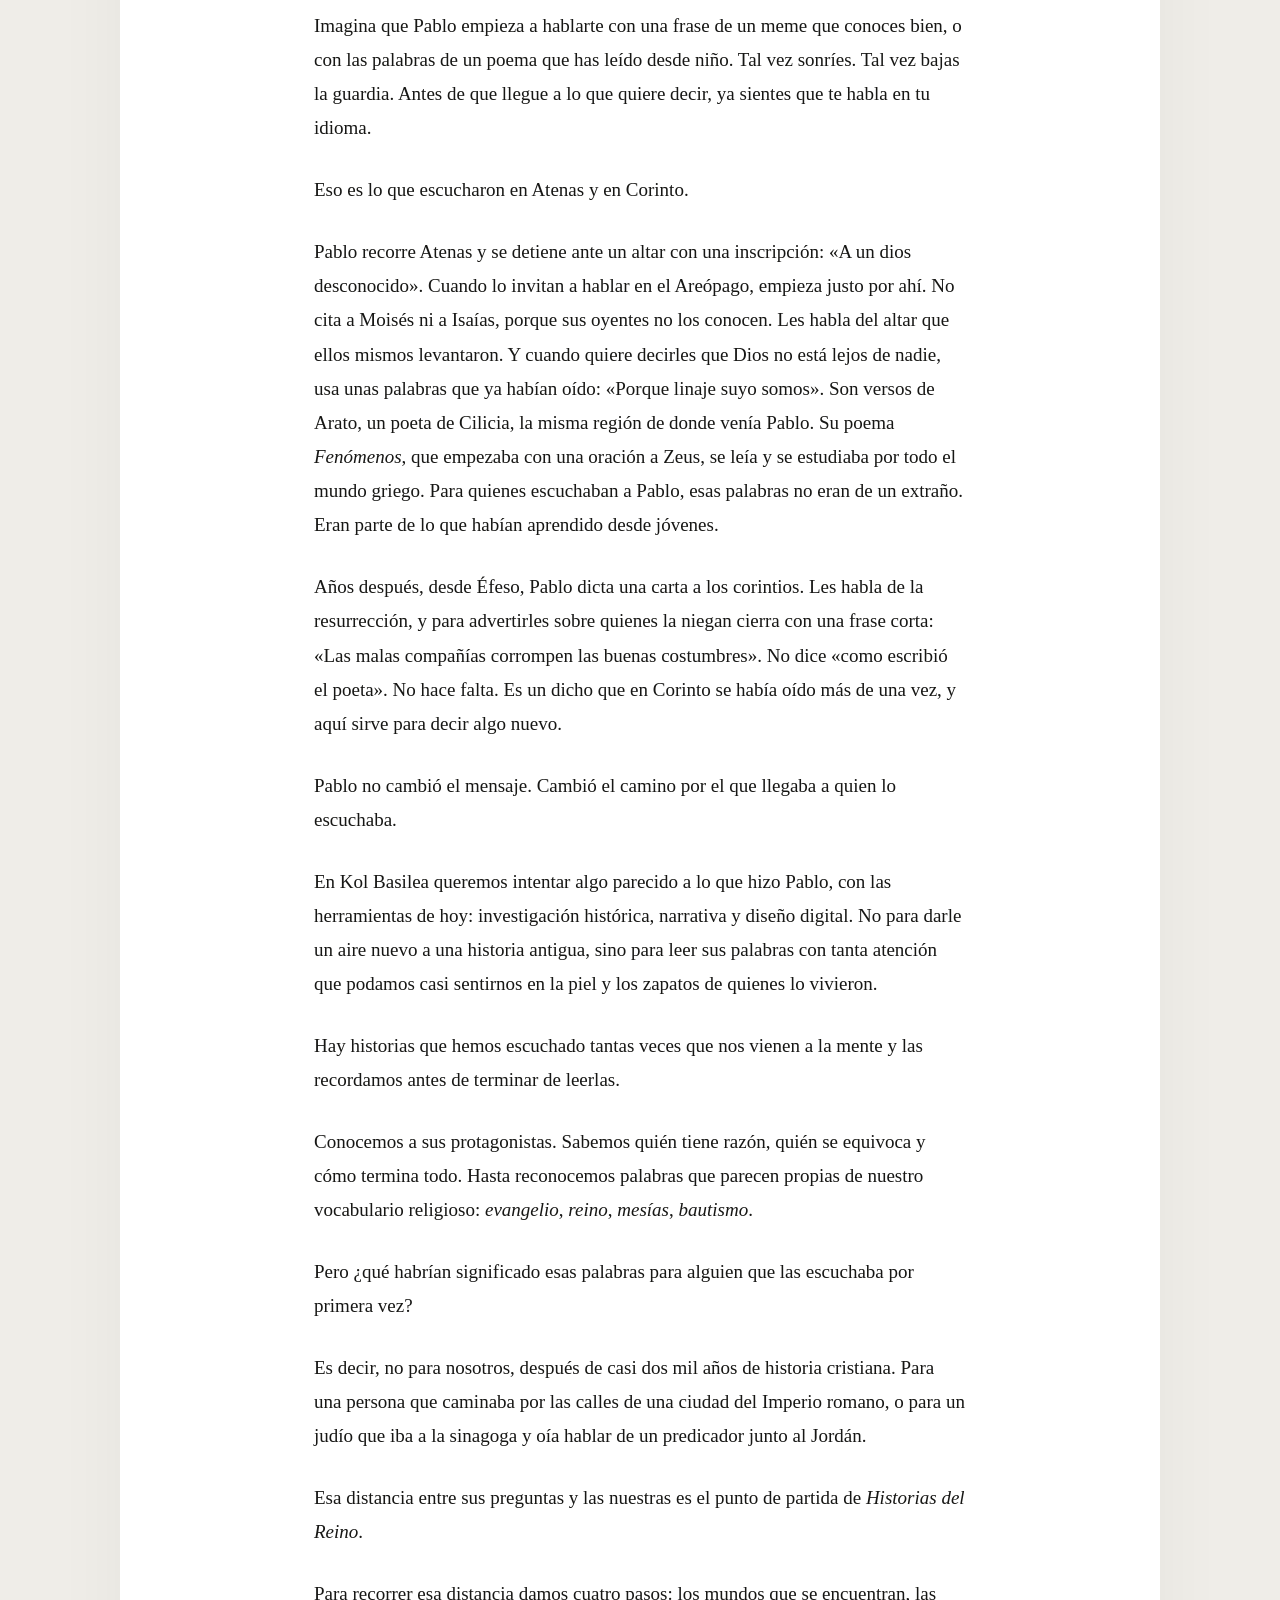
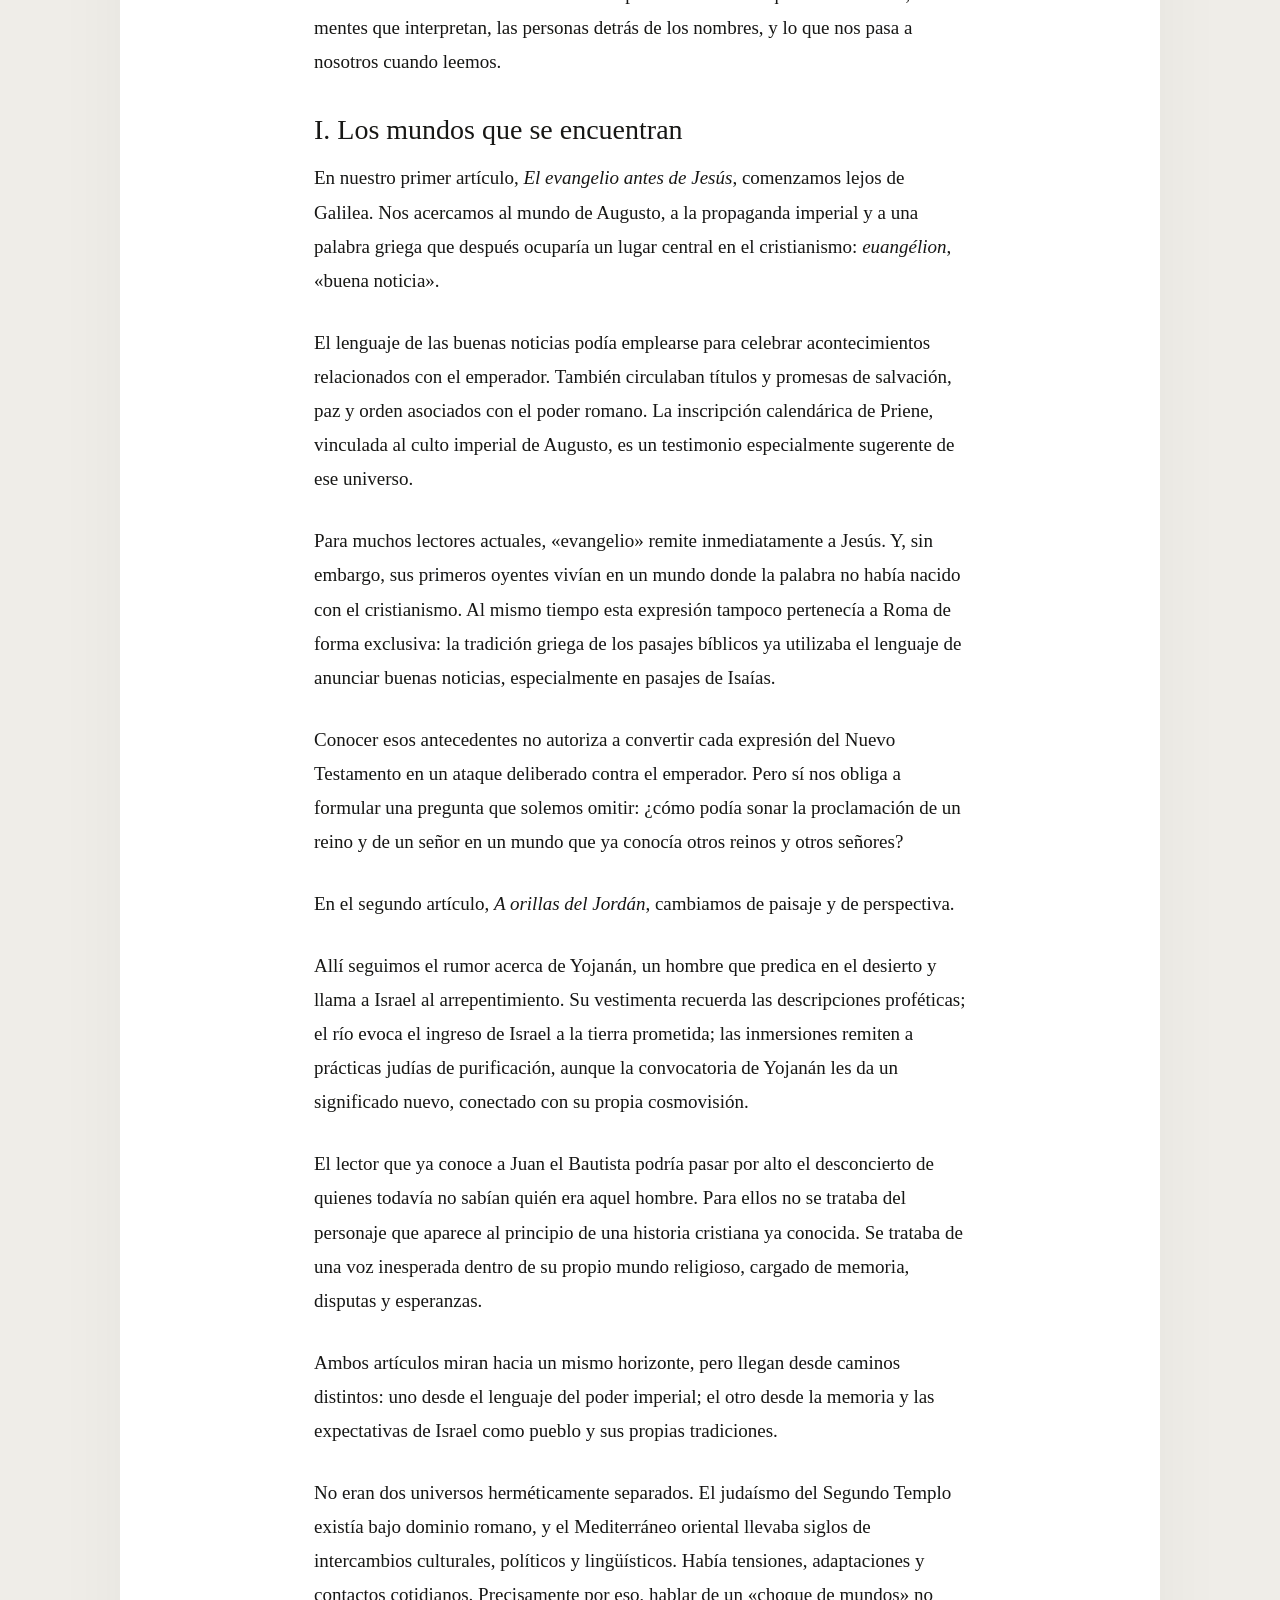
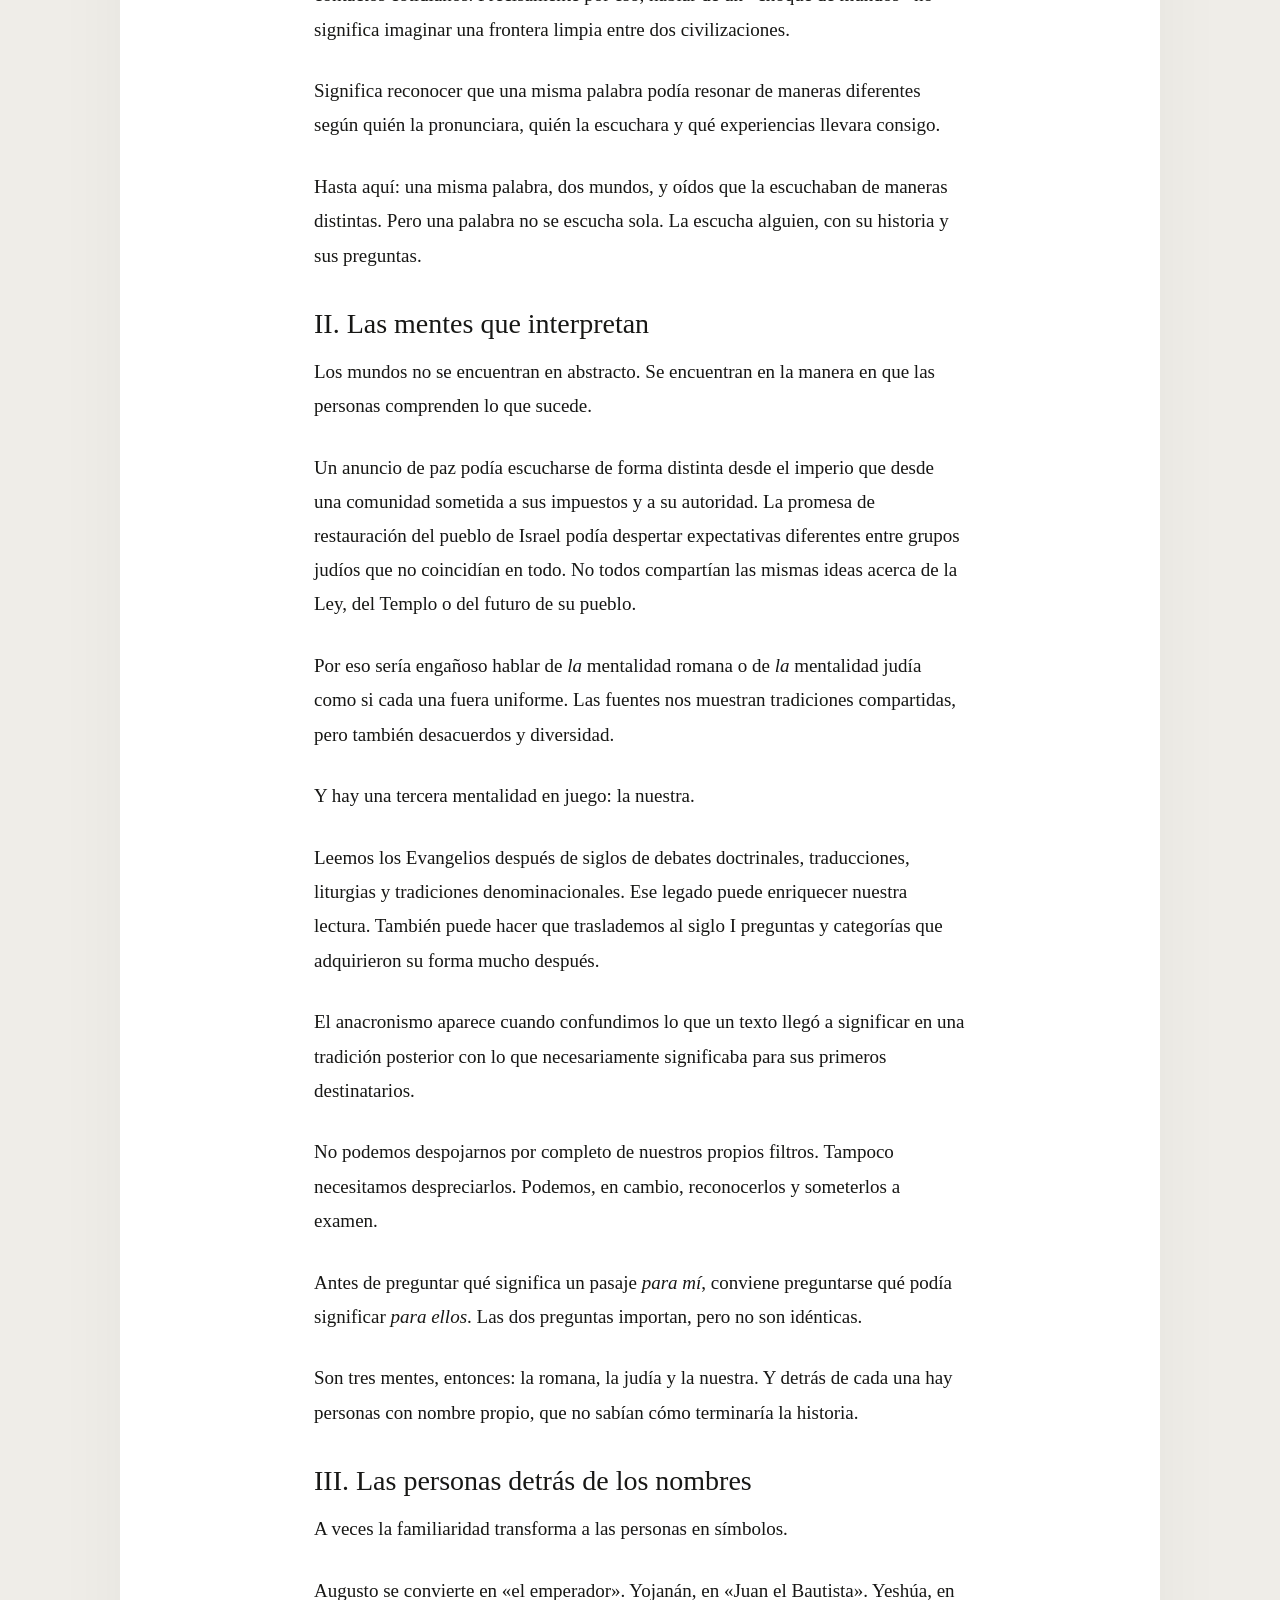
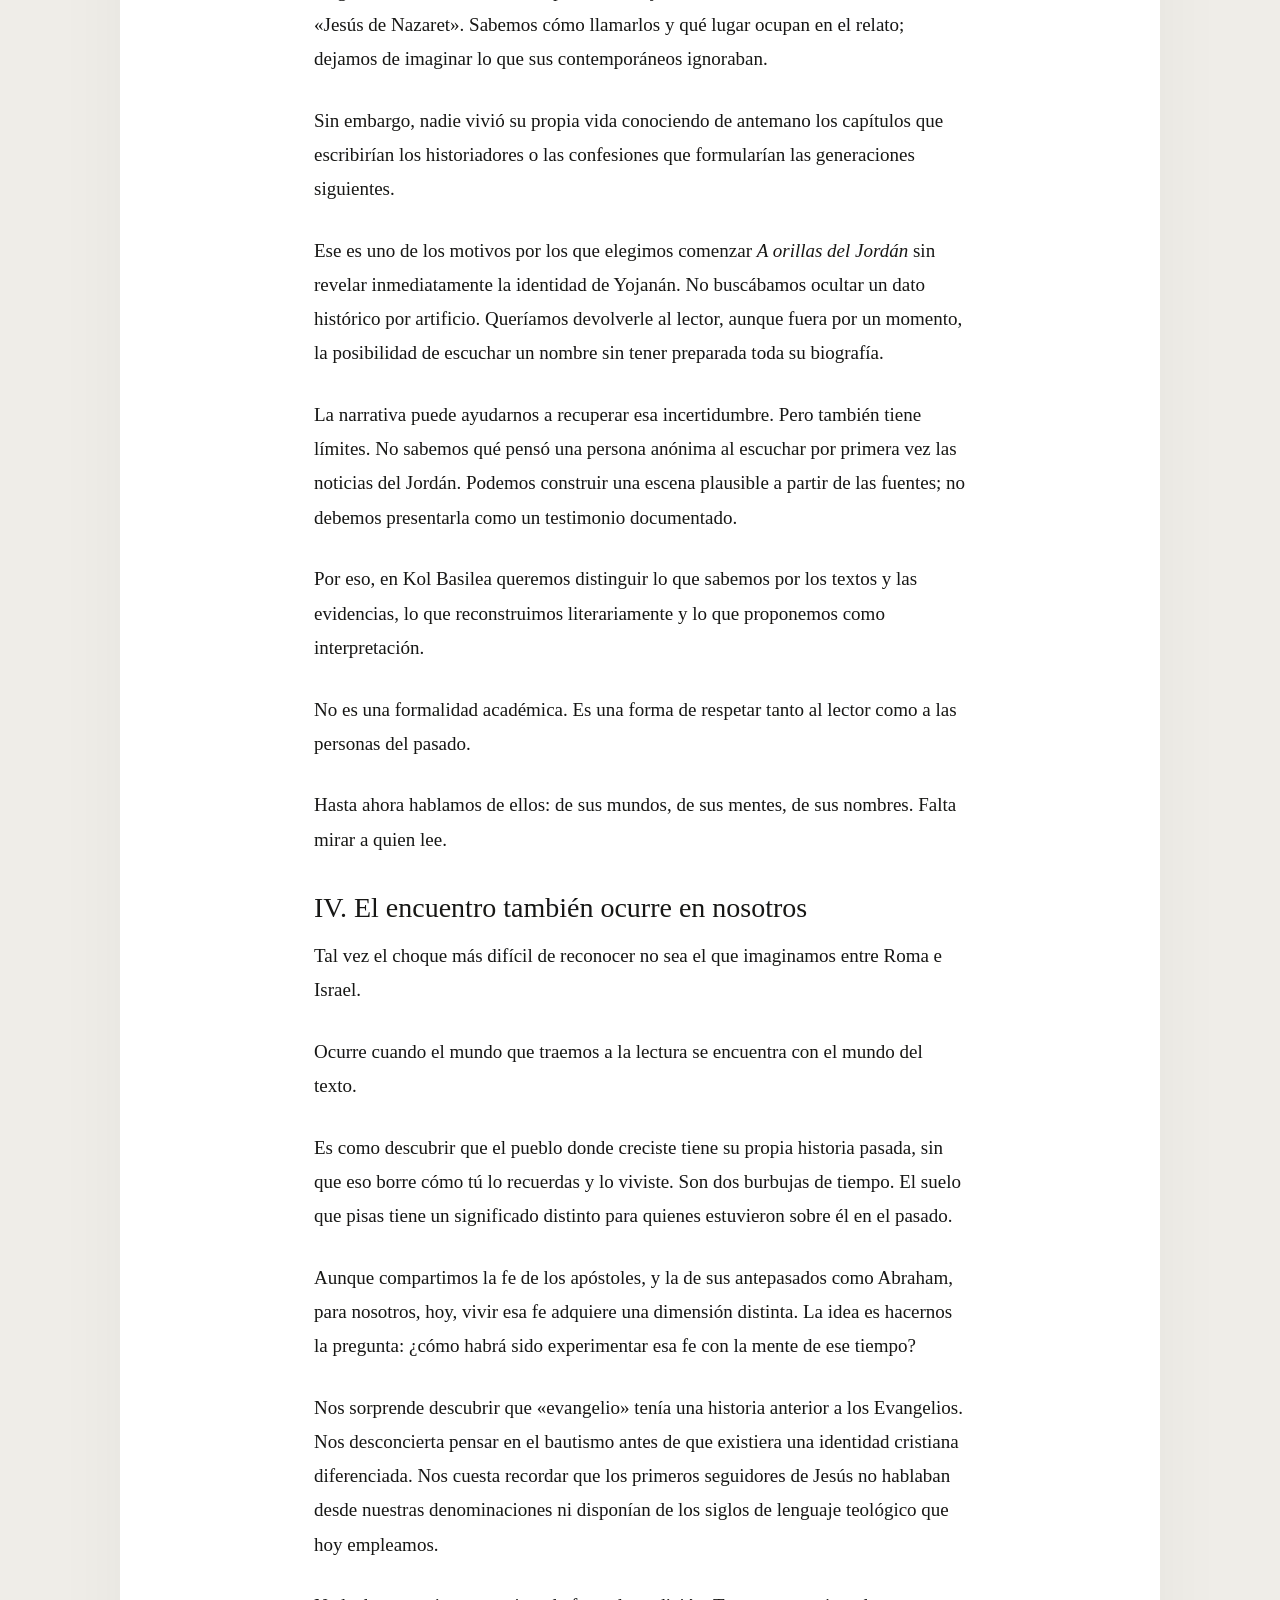
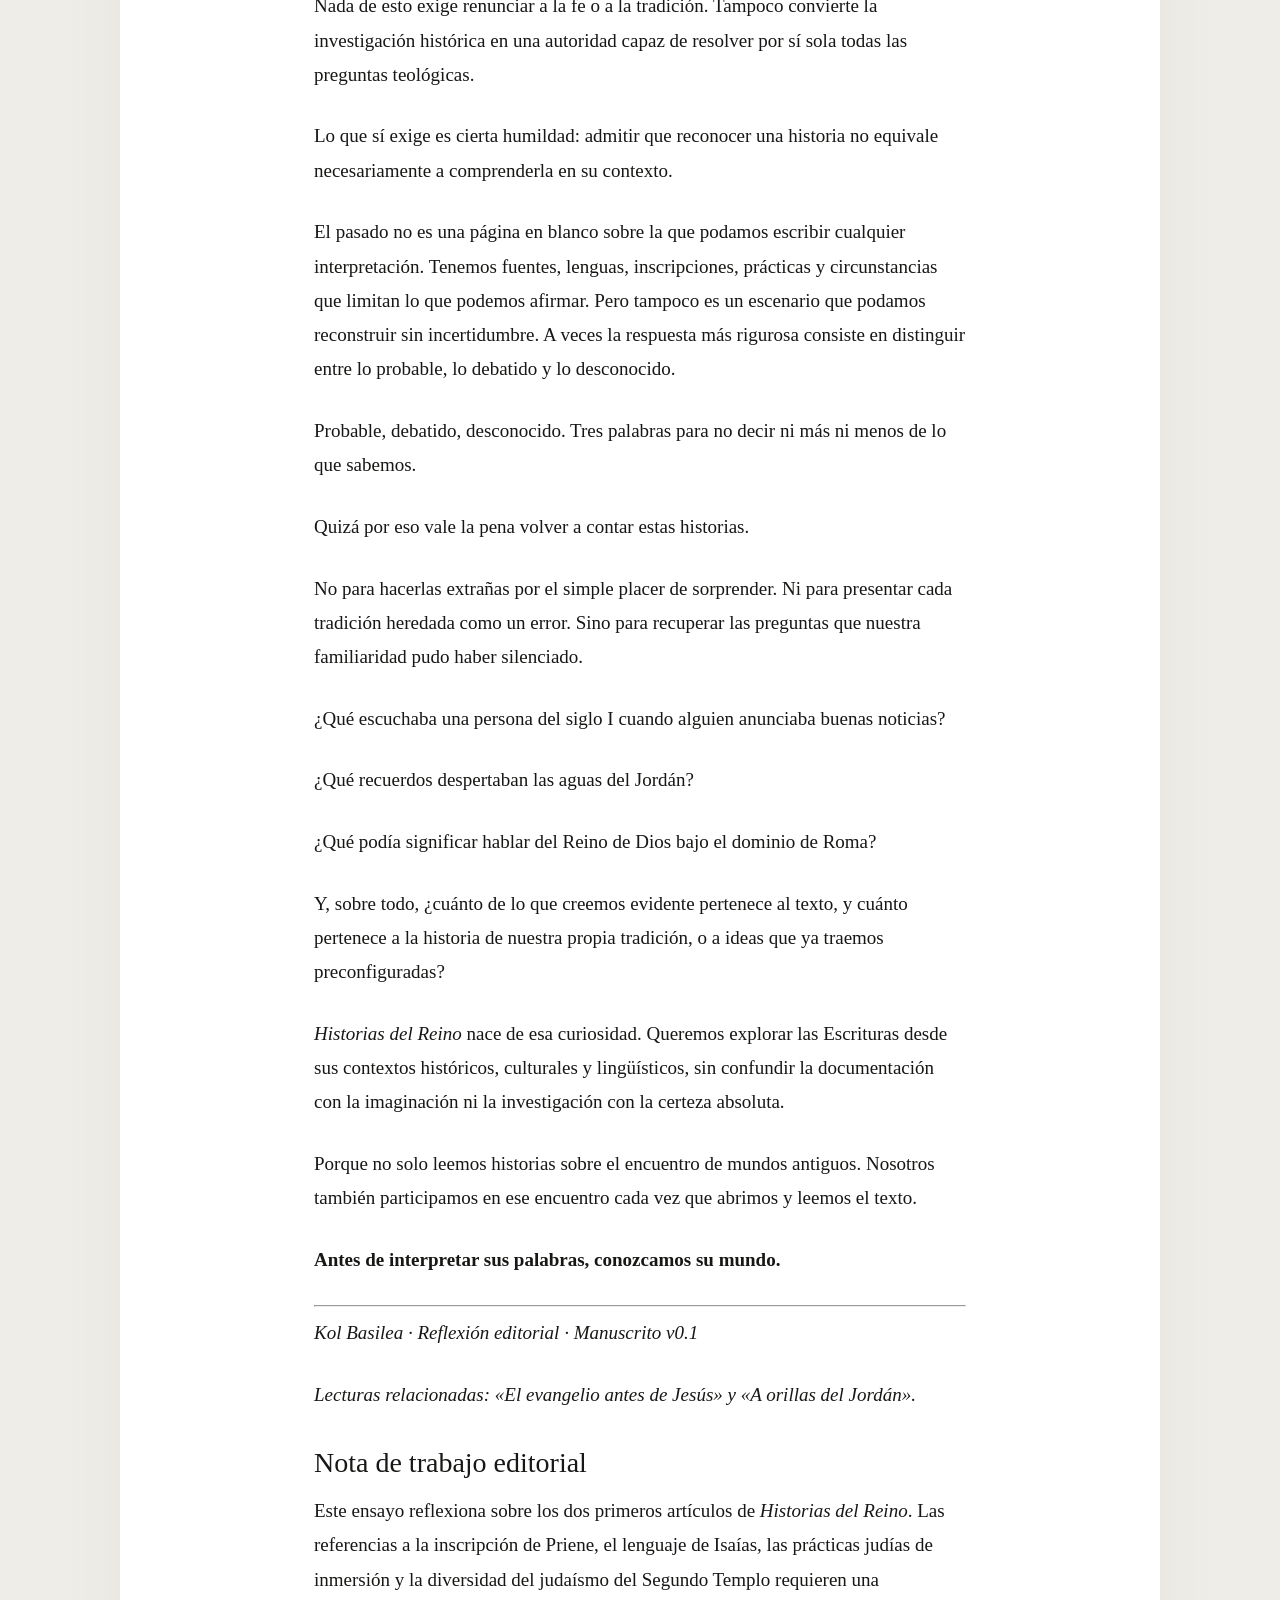
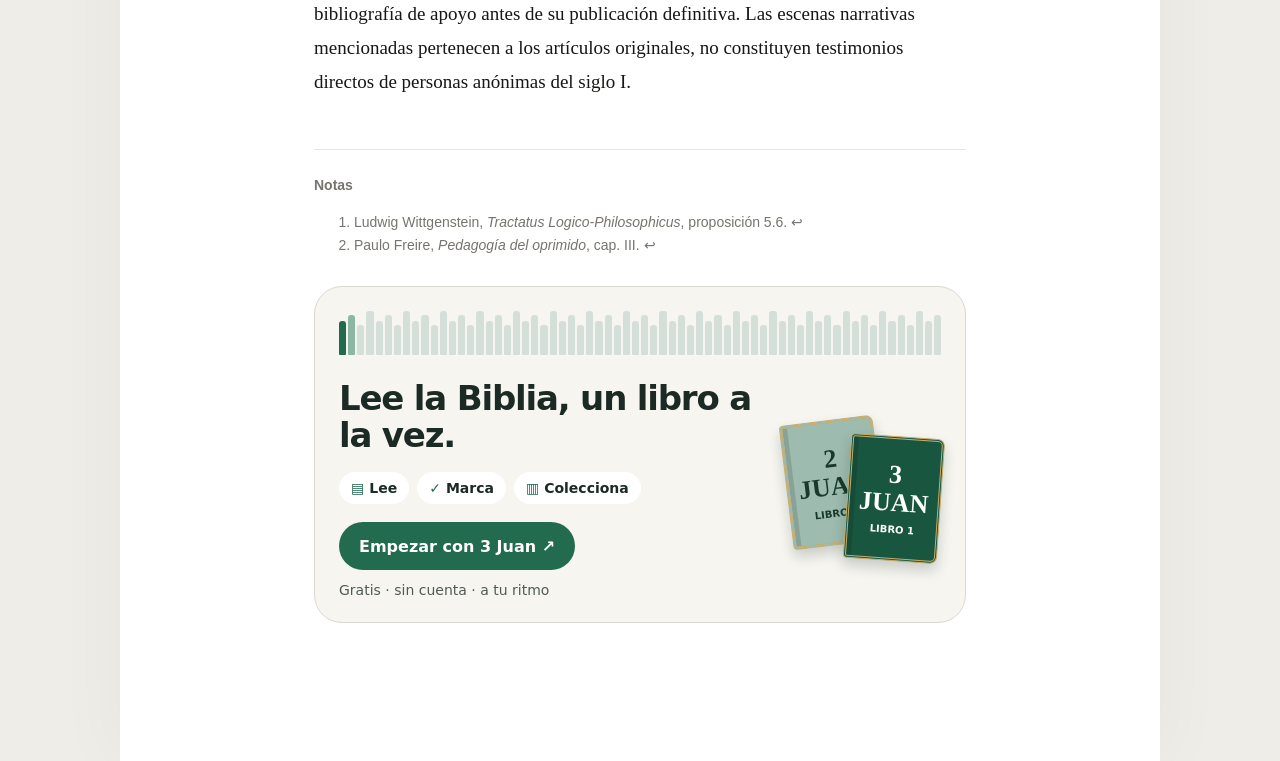
<file: historias-del-reino/un-choque-de-mundos-mentes-y-personas/index.html>
<!doctype html><html lang="es"><head><meta charset="utf-8"><meta name="viewport" content="width=device-width,initial-scale=1,viewport-fit=cover"><script src="../../assets/clarity.js" defer></script><meta name="theme-color" content="#ffffff"><title>Un choque de mundos, mentes y personas | Kol Basilea</title><link rel="stylesheet" href="../../assets/style.css?v=20261027-2"><script src="../../assets/app.js" defer></script><script src="../../assets/reference-sheet.js?v=20261027-2" defer></script><meta name="description" content="Una reflexión editorial sobre cómo los mundos, las mentes y las personas se encuentran al leer las Escrituras."><link rel="canonical" href="https://ivanndlezz.github.io/kol-basilea/historias-del-reino/un-choque-de-mundos-mentes-y-personas/"><meta name="robots" content="index,follow,max-image-preview:large"><meta property="og:locale" content="es_MX"><meta property="og:site_name" content="Kol Basilea"><meta property="og:type" content="article"><meta property="og:title" content="Un choque de mundos, mentes y personas | Kol Basilea"><meta property="og:description" content="Una reflexión editorial sobre cómo los mundos, las mentes y las personas se encuentran al leer las Escrituras."><meta property="og:url" content="https://ivanndlezz.github.io/kol-basilea/historias-del-reino/un-choque-de-mundos-mentes-y-personas/"><meta property="og:image" content="https://ivanndlezz.github.io/kol-basilea/assets/historias-del-reino-portada-redisenada.jpg?rev=20261027-5"><meta property="og:image:alt" content="Un choque de mundos, mentes y personas | Kol Basilea"><meta property="article:published_time" content="2026-10-27"><meta property="article:section" content="Historias del Reino"><meta name="twitter:card" content="summary_large_image"><meta name="twitter:title" content="Un choque de mundos, mentes y personas | Kol Basilea"><meta name="twitter:description" content="Una reflexión editorial sobre cómo los mundos, las mentes y las personas se encuentran al leer las Escrituras."><meta name="twitter:image" content="https://ivanndlezz.github.io/kol-basilea/assets/historias-del-reino-portada-redisenada.jpg?rev=20261027-5"><script type="application/ld+json">{"@context":"https://schema.org","@type":"Article","headline":"Un choque de mundos, mentes y personas","description":"Una reflexión editorial sobre cómo los mundos, las mentes y las personas se encuentran al leer las Escrituras.","inLanguage":"es-MX","datePublished":"2026-10-27","mainEntityOfPage":{"@type":"WebPage","@id":"https://ivanndlezz.github.io/kol-basilea/historias-del-reino/un-choque-de-mundos-mentes-y-personas/"},"publisher":{"@type":"Organization","name":"Kol Basilea","url":"https://ivanndlezz.github.io/kol-basilea/"},"image":["https://ivanndlezz.github.io/kol-basilea/assets/historias-del-reino-portada-redisenada.jpg?rev=20261027-5"]}</script><link rel="stylesheet" href="../../assets/lectura-banner.css"></head><body><div class="reader-shell" data-reader><div class="reader-progress" data-progress-fill></div><header class="reader-top"><a class="icon-btn" href="../../#inicio" aria-label="Volver al inicio"><svg viewBox="0 0 24 24" fill="none" stroke="currentColor" stroke-width="1.8"><path d="m14 5-7 7 7 7"/><path d="M7 12h14"/></svg></a><div class="right"><button class="icon-btn" type="button" aria-label="Ajustar tamaño de letra" aria-expanded="false" data-settings-toggle>aA</button><button class="icon-btn" type="button" data-bookmark aria-label="Guardar artículo" aria-pressed="false" style="font-size:27px">☆</button></div></header><div class="reader-settings" data-reader-settings hidden><span class="eyebrow">Tamaño de lectura</span><div style="margin-top:12px"><button type="button" data-font-step="-1" aria-label="Reducir letra">A−</button><button type="button" data-font-step="1" aria-label="Aumentar letra">A+</button></div></div><div class="reader-cover" role="img" aria-label="Ilustración editorial sobre los mundos antiguos y la lectura de las Escrituras" style="background-image:url('../../assets/historias-del-reino-portada-redisenada.jpg?rev=20261027-5');background-size:cover;background-position:center"></div><main><article class="reader-article"><span class="eyebrow">Historias del Reino</span><h1>Un choque de mundos, mentes y personas</h1><p class="reader-lead">Las palabras permanecen. Los mundos que les dieron sentido, no.</p><p class="meta reader-meta">27 OCT 2026 · LECTURA</p><div class="reader-prose">
<p>Hay una pregunta que debemos hacernos quienes queremos comunicar el evangelio hoy: ¿cómo hablar de un mensaje que nació hace 2000 años?</p>
<p>Esto implica otro contexto. Y a veces damos por hecho que nuestro lector comparte el lenguaje, las referencias o las preguntas de quienes lo escucharon por primera vez.</p>
<p>Dos ideas pueden ayudarnos a pensarlo.</p>
<p>«Los límites de mi lenguaje significan los límites de mi mundo», escribió el filósofo Ludwig Wittgenstein.<sup><a href="#note-1">[1]</a></sup> Esa idea tiene sentido. ¿Alguna vez has intentado explicarle algo a alguien y sentiste que no te entendía? A veces el problema no es la idea. Es que no vivimos en el mismo mundo de palabras o ideas.</p>
<p>Y ahí entra otra frase que va por el mismo camino: «No hay diálogo si no existe un profundo amor al mundo y a los hombres», dijo Paulo Freire.<sup><a href="#note-2">[2]</a></sup> Porque, ¿por qué nos importaría tanto que alguien nos entienda si no nos importara esa persona? Comunicar de verdad empieza por interesarnos en quien tenemos enfrente y en el mundo en el que vive.</p>
<p>Para quienes compartimos el evangelio, esto no es una técnica nueva. Ya lo vemos en la Biblia: ponerse en el lugar del otro para que el mensaje llegue.</p>
<p>No seríamos los primeros en intentarlo.</p>
<p>Imagina que Pablo empieza a hablarte con una frase de un meme que conoces bien, o con las palabras de un poema que has leído desde niño. Tal vez sonríes. Tal vez bajas la guardia. Antes de que llegue a lo que quiere decir, ya sientes que te habla en tu idioma.</p>
<p>Eso es lo que escucharon en Atenas y en Corinto.</p>
<p>Pablo recorre Atenas y se detiene ante un altar con una inscripción: «A un dios desconocido». Cuando lo invitan a hablar en el Areópago, empieza justo por ahí. No cita a Moisés ni a Isaías, porque sus oyentes no los conocen. Les habla del altar que ellos mismos levantaron. Y cuando quiere decirles que Dios no está lejos de nadie, usa unas palabras que ya habían oído: «Porque linaje suyo somos». Son versos de Arato, un poeta de Cilicia, la misma región de donde venía Pablo. Su poema <em>Fenómenos</em>, que empezaba con una oración a Zeus, se leía y se estudiaba por todo el mundo griego. Para quienes escuchaban a Pablo, esas palabras no eran de un extraño. Eran parte de lo que habían aprendido desde jóvenes.</p>
<p>Años después, desde Éfeso, Pablo dicta una carta a los corintios. Les habla de la resurrección, y para advertirles sobre quienes la niegan cierra con una frase corta: «Las malas compañías corrompen las buenas costumbres». No dice «como escribió el poeta». No hace falta. Es un dicho que en Corinto se había oído más de una vez, y aquí sirve para decir algo nuevo.</p>
<p>Pablo no cambió el mensaje. Cambió el camino por el que llegaba a quien lo escuchaba.</p>
<p>En Kol Basilea queremos intentar algo parecido a lo que hizo Pablo, con las herramientas de hoy: investigación histórica, narrativa y diseño digital. No para darle un aire nuevo a una historia antigua, sino para leer sus palabras con tanta atención que podamos casi sentirnos en la piel y los zapatos de quienes lo vivieron.</p>
<p>Hay historias que hemos escuchado tantas veces que nos vienen a la mente y las recordamos antes de terminar de leerlas.</p>
<p>Conocemos a sus protagonistas. Sabemos quién tiene razón, quién se equivoca y cómo termina todo. Hasta reconocemos palabras que parecen propias de nuestro vocabulario religioso: <em>evangelio</em>, <em>reino</em>, <em>mesías</em>, <em>bautismo</em>.</p>
<p>Pero ¿qué habrían significado esas palabras para alguien que las escuchaba por primera vez?</p>
<p>Es decir, no para nosotros, después de casi dos mil años de historia cristiana. Para una persona que caminaba por las calles de una ciudad del Imperio romano, o para un judío que iba a la sinagoga y oía hablar de un predicador junto al Jordán.</p>
<p>Esa distancia entre sus preguntas y las nuestras es el punto de partida de <em>Historias del Reino</em>.</p>
<p>Para recorrer esa distancia damos cuatro pasos: los mundos que se encuentran, las mentes que interpretan, las personas detrás de los nombres, y lo que nos pasa a nosotros cuando leemos.</p>
<h2>I. Los mundos que se encuentran</h2>
<p>En nuestro primer artículo, <em>El evangelio antes de Jesús</em>, comenzamos lejos de Galilea. Nos acercamos al mundo de Augusto, a la propaganda imperial y a una palabra griega que después ocuparía un lugar central en el cristianismo: <em>euangélion</em>, «buena noticia».</p>
<p>El lenguaje de las buenas noticias podía emplearse para celebrar acontecimientos relacionados con el emperador. También circulaban títulos y promesas de salvación, paz y orden asociados con el poder romano. La inscripción calendárica de Priene, vinculada al culto imperial de Augusto, es un testimonio especialmente sugerente de ese universo.</p>
<p>Para muchos lectores actuales, «evangelio» remite inmediatamente a Jesús. Y, sin embargo, sus primeros oyentes vivían en un mundo donde la palabra no había nacido con el cristianismo. Al mismo tiempo esta expresión tampoco pertenecía a Roma de forma exclusiva: la tradición griega de los pasajes bíblicos ya utilizaba el lenguaje de anunciar buenas noticias, especialmente en pasajes de Isaías.</p>
<p>Conocer esos antecedentes no autoriza a convertir cada expresión del Nuevo Testamento en un ataque deliberado contra el emperador. Pero sí nos obliga a formular una pregunta que solemos omitir: ¿cómo podía sonar la proclamación de un reino y de un señor en un mundo que ya conocía otros reinos y otros señores?</p>
<p>En el segundo artículo, <em>A orillas del Jordán</em>, cambiamos de paisaje y de perspectiva.</p>
<p>Allí seguimos el rumor acerca de Yojanán, un hombre que predica en el desierto y llama a Israel al arrepentimiento. Su vestimenta recuerda las descripciones proféticas; el río evoca el ingreso de Israel a la tierra prometida; las inmersiones remiten a prácticas judías de purificación, aunque la convocatoria de Yojanán les da un significado nuevo, conectado con su propia cosmovisión.</p>
<p>El lector que ya conoce a Juan el Bautista podría pasar por alto el desconcierto de quienes todavía no sabían quién era aquel hombre. Para ellos no se trataba del personaje que aparece al principio de una historia cristiana ya conocida. Se trataba de una voz inesperada dentro de su propio mundo religioso, cargado de memoria, disputas y esperanzas.</p>
<p>Ambos artículos miran hacia un mismo horizonte, pero llegan desde caminos distintos: uno desde el lenguaje del poder imperial; el otro desde la memoria y las expectativas de Israel como pueblo y sus propias tradiciones.</p>
<p>No eran dos universos herméticamente separados. El judaísmo del Segundo Templo existía bajo dominio romano, y el Mediterráneo oriental llevaba siglos de intercambios culturales, políticos y lingüísticos. Había tensiones, adaptaciones y contactos cotidianos. Precisamente por eso, hablar de un «choque de mundos» no significa imaginar una frontera limpia entre dos civilizaciones.</p>
<p>Significa reconocer que una misma palabra podía resonar de maneras diferentes según quién la pronunciara, quién la escuchara y qué experiencias llevara consigo.</p>
<p>Hasta aquí: una misma palabra, dos mundos, y oídos que la escuchaban de maneras distintas. Pero una palabra no se escucha sola. La escucha alguien, con su historia y sus preguntas.</p>
<h2>II. Las mentes que interpretan</h2>
<p>Los mundos no se encuentran en abstracto. Se encuentran en la manera en que las personas comprenden lo que sucede.</p>
<p>Un anuncio de paz podía escucharse de forma distinta desde el imperio que desde una comunidad sometida a sus impuestos y a su autoridad. La promesa de restauración del pueblo de Israel podía despertar expectativas diferentes entre grupos judíos que no coincidían en todo. No todos compartían las mismas ideas acerca de la Ley, del Templo o del futuro de su pueblo.</p>
<p>Por eso sería engañoso hablar de <em>la</em> mentalidad romana o de <em>la</em> mentalidad judía como si cada una fuera uniforme. Las fuentes nos muestran tradiciones compartidas, pero también desacuerdos y diversidad.</p>
<p>Y hay una tercera mentalidad en juego: la nuestra.</p>
<p>Leemos los Evangelios después de siglos de debates doctrinales, traducciones, liturgias y tradiciones denominacionales. Ese legado puede enriquecer nuestra lectura. También puede hacer que traslademos al siglo I preguntas y categorías que adquirieron su forma mucho después.</p>
<p>El anacronismo aparece cuando confundimos lo que un texto llegó a significar en una tradición posterior con lo que necesariamente significaba para sus primeros destinatarios.</p>
<p>No podemos despojarnos por completo de nuestros propios filtros. Tampoco necesitamos despreciarlos. Podemos, en cambio, reconocerlos y someterlos a examen.</p>
<p>Antes de preguntar qué significa un pasaje <em>para mí</em>, conviene preguntarse qué podía significar <em>para ellos</em>. Las dos preguntas importan, pero no son idénticas.</p>
<p>Son tres mentes, entonces: la romana, la judía y la nuestra. Y detrás de cada una hay personas con nombre propio, que no sabían cómo terminaría la historia.</p>
<h2>III. Las personas detrás de los nombres</h2>
<p>A veces la familiaridad transforma a las personas en símbolos.</p>
<p>Augusto se convierte en «el emperador». Yojanán, en «Juan el Bautista». Yeshúa, en «Jesús de Nazaret». Sabemos cómo llamarlos y qué lugar ocupan en el relato; dejamos de imaginar lo que sus contemporáneos ignoraban.</p>
<p>Sin embargo, nadie vivió su propia vida conociendo de antemano los capítulos que escribirían los historiadores o las confesiones que formularían las generaciones siguientes.</p>
<p>Ese es uno de los motivos por los que elegimos comenzar <em>A orillas del Jordán</em> sin revelar inmediatamente la identidad de Yojanán. No buscábamos ocultar un dato histórico por artificio. Queríamos devolverle al lector, aunque fuera por un momento, la posibilidad de escuchar un nombre sin tener preparada toda su biografía.</p>
<p>La narrativa puede ayudarnos a recuperar esa incertidumbre. Pero también tiene límites. No sabemos qué pensó una persona anónima al escuchar por primera vez las noticias del Jordán. Podemos construir una escena plausible a partir de las fuentes; no debemos presentarla como un testimonio documentado.</p>
<p>Por eso, en Kol Basilea queremos distinguir lo que sabemos por los textos y las evidencias, lo que reconstruimos literariamente y lo que proponemos como interpretación.</p>
<p>No es una formalidad académica. Es una forma de respetar tanto al lector como a las personas del pasado.</p>
<p>Hasta ahora hablamos de ellos: de sus mundos, de sus mentes, de sus nombres. Falta mirar a quien lee.</p>
<h2>IV. El encuentro también ocurre en nosotros</h2>
<p>Tal vez el choque más difícil de reconocer no sea el que imaginamos entre Roma e Israel.</p>
<p>Ocurre cuando el mundo que traemos a la lectura se encuentra con el mundo del texto.</p>
<p>Es como descubrir que el pueblo donde creciste tiene su propia historia pasada, sin que eso borre cómo tú lo recuerdas y lo viviste. Son dos burbujas de tiempo. El suelo que pisas tiene un significado distinto para quienes estuvieron sobre él en el pasado.</p>
<p>Aunque compartimos la fe de los apóstoles, y la de sus antepasados como Abraham, para nosotros, hoy, vivir esa fe adquiere una dimensión distinta. La idea es hacernos la pregunta: ¿cómo habrá sido experimentar esa fe con la mente de ese tiempo?</p>
<p>Nos sorprende descubrir que «evangelio» tenía una historia anterior a los Evangelios. Nos desconcierta pensar en el bautismo antes de que existiera una identidad cristiana diferenciada. Nos cuesta recordar que los primeros seguidores de Jesús no hablaban desde nuestras denominaciones ni disponían de los siglos de lenguaje teológico que hoy empleamos.</p>
<p>Nada de esto exige renunciar a la fe o a la tradición. Tampoco convierte la investigación histórica en una autoridad capaz de resolver por sí sola todas las preguntas teológicas.</p>
<p>Lo que sí exige es cierta humildad: admitir que reconocer una historia no equivale necesariamente a comprenderla en su contexto.</p>
<p>El pasado no es una página en blanco sobre la que podamos escribir cualquier interpretación. Tenemos fuentes, lenguas, inscripciones, prácticas y circunstancias que limitan lo que podemos afirmar. Pero tampoco es un escenario que podamos reconstruir sin incertidumbre. A veces la respuesta más rigurosa consiste en distinguir entre lo probable, lo debatido y lo desconocido.</p>
<p>Probable, debatido, desconocido. Tres palabras para no decir ni más ni menos de lo que sabemos.</p>
<p>Quizá por eso vale la pena volver a contar estas historias.</p>
<p>No para hacerlas extrañas por el simple placer de sorprender. Ni para presentar cada tradición heredada como un error. Sino para recuperar las preguntas que nuestra familiaridad pudo haber silenciado.</p>
<p>¿Qué escuchaba una persona del siglo I cuando alguien anunciaba buenas noticias?</p>
<p>¿Qué recuerdos despertaban las aguas del Jordán?</p>
<p>¿Qué podía significar hablar del Reino de Dios bajo el dominio de Roma?</p>
<p>Y, sobre todo, ¿cuánto de lo que creemos evidente pertenece al texto, y cuánto pertenece a la historia de nuestra propia tradición, o a ideas que ya traemos preconfiguradas?</p>
<p><em>Historias del Reino</em> nace de esa curiosidad. Queremos explorar las Escrituras desde sus contextos históricos, culturales y lingüísticos, sin confundir la documentación con la imaginación ni la investigación con la certeza absoluta.</p>
<p>Porque no solo leemos historias sobre el encuentro de mundos antiguos. Nosotros también participamos en ese encuentro cada vez que abrimos y leemos el texto.</p>
<p><strong>Antes de interpretar sus palabras, conozcamos su mundo.</strong></p>
<hr>
<p><em>Kol Basilea · Reflexión editorial · Manuscrito v0.1</em></p>
<p><em>Lecturas relacionadas: «El evangelio antes de Jesús» y «A orillas del Jordán».</em></p>
<h2>Nota de trabajo editorial</h2>
<p>Este ensayo reflexiona sobre los dos primeros artículos de <em>Historias del Reino</em>. Las referencias a la inscripción de Priene, el lenguaje de Isaías, las prácticas judías de inmersión y la diversidad del judaísmo del Segundo Templo requieren una bibliografía de apoyo antes de su publicación definitiva. Las escenas narrativas mencionadas pertenecen a los artículos originales, no constituyen testimonios directos de personas anónimas del siglo I.</p></div><aside class="article-note" id="notas"><strong>Notas</strong><ol><li id="note-1">Ludwig Wittgenstein, <em>Tractatus Logico-Philosophicus</em>, proposición 5.6. <a href="#notas" aria-label="Volver a las notas">↩</a></li><li id="note-2">Paulo Freire, <em>Pedagogía del oprimido</em>, cap. III. <a href="#notas" aria-label="Volver a las notas">↩</a></li></ol></aside><aside class="kb-banner" aria-label="Aplicación para leer la Biblia de Kol Basilea"><div class="kb-shelf" role="img" aria-label="Estantería de 66 libros"><i></i><i></i><i></i><i></i><i></i><i></i><i></i><i></i><i></i><i></i><i></i><i></i><i></i><i></i><i></i><i></i><i></i><i></i><i></i><i></i><i></i><i></i><i></i><i></i><i></i><i></i><i></i><i></i><i></i><i></i><i></i><i></i><i></i><i></i><i></i><i></i><i></i><i></i><i></i><i></i><i></i><i></i><i></i><i></i><i></i><i></i><i></i><i></i><i></i><i></i><i></i><i></i><i></i><i></i><i></i><i></i><i></i><i></i><i></i><i></i><i></i><i></i><i></i><i></i><i></i><i></i></div><div class="kb-main"><h2 class="kb-title">Lee la Biblia, un libro a la vez.</h2><div class="kb-art" aria-hidden="true"><div class="kb-book kb-book-back">2<br>JUAN<small>LIBRO 2</small></div><div class="kb-book kb-book-main">3<br>JUAN<small>LIBRO 1</small></div></div><ul class="kb-verbs"><li><span>▤</span>Lee</li><li><span>✓</span>Marca</li><li><span>▥</span>Colecciona</li></ul><div class="kb-foot"><a class="kb-btn" href="https://ivanndlezz.github.io/kol-basilea-lectura/" rel="noopener">Empezar con 3 Juan ↗</a><span class="kb-note">Gratis · sin cuenta · a tu ritmo</span></div></div></aside></article></main><nav class="reader-bottom" aria-label="Controles de lectura"><a href="../../#explorar">← Explorar</a><div style="display:flex;align-items:center;gap:9px"><span data-progress-label>0% leído</span><div class="progress-track" aria-hidden="true"><div class="progress-fill" data-progress-fill></div></div></div><a href="../../#inicio">Inicio →</a></nav></div></body></html>
</file>
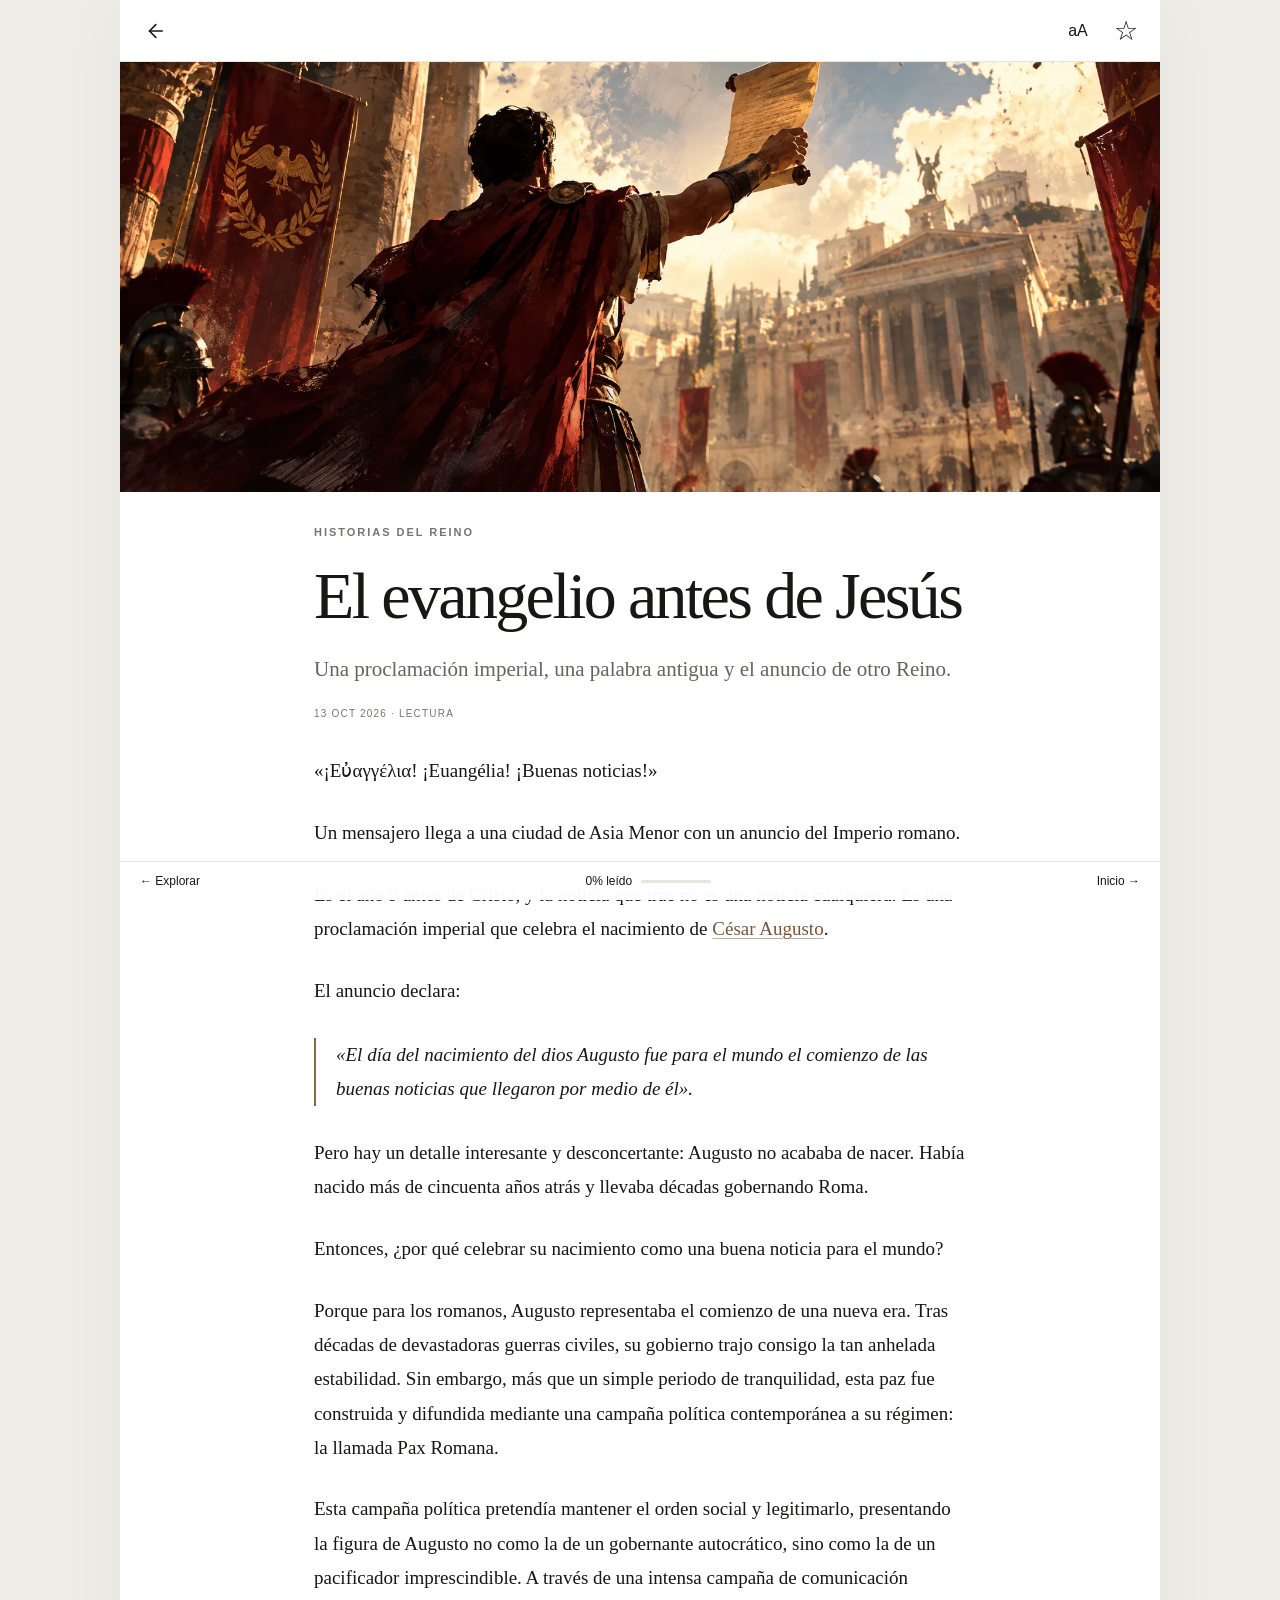
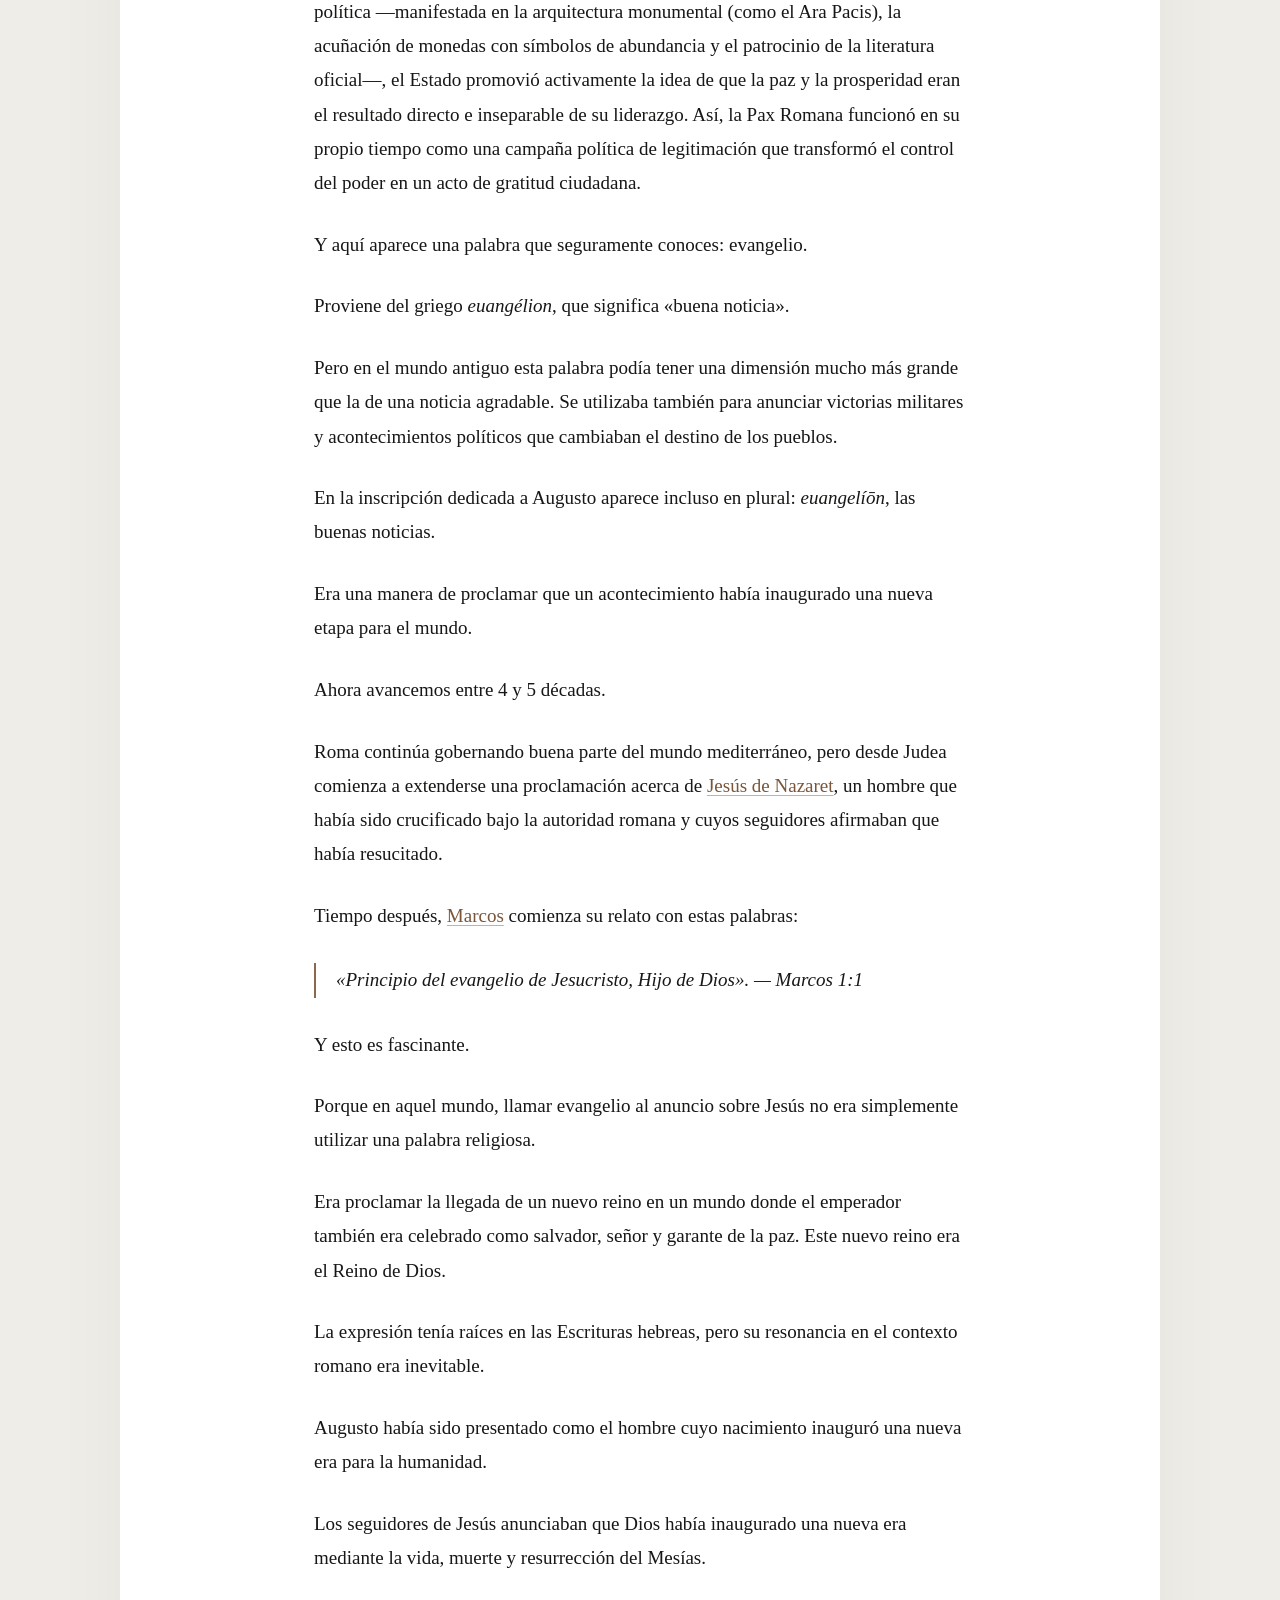
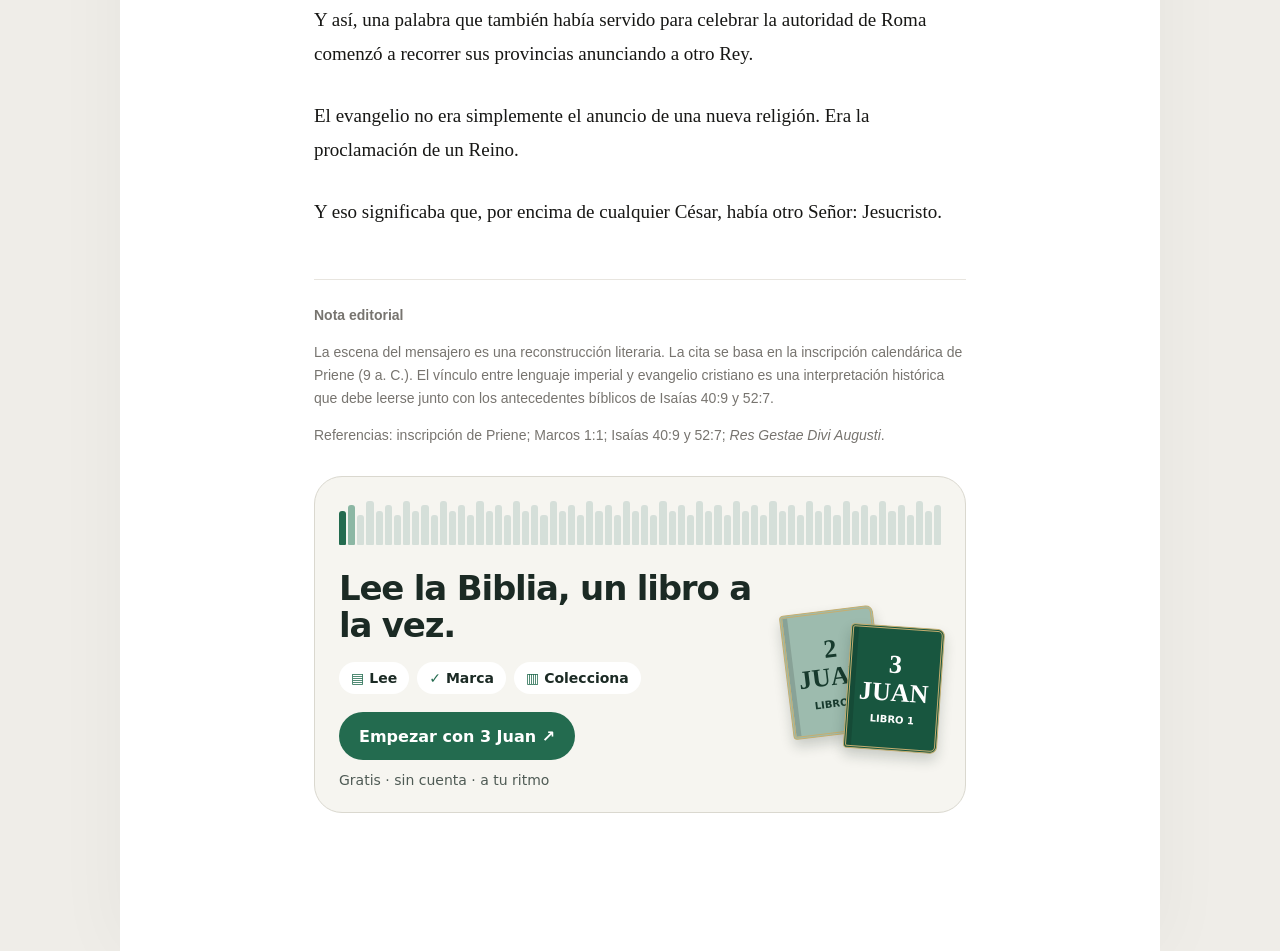
<file: historias-del-reino/el-evangelio-antes-de-jesus.html>
<!doctype html><html lang="es"><head><meta charset="utf-8"><meta name="viewport" content="width=device-width,initial-scale=1"><script src="../assets/clarity.js" defer></script><meta http-equiv="refresh" content="0; url=./el-evangelio-antes-de-jesus/"><link rel="canonical" href="https://ivanndlezz.github.io/kol-basilea/historias-del-reino/el-evangelio-antes-de-jesus/"><title>Redirigiendo — Kol Basilea</title></head><body><p>El artículo cambió de dirección. <a href="./el-evangelio-antes-de-jesus/">Leer «El evangelio antes de Jesús»</a>.</p><script>location.replace("./el-evangelio-antes-de-jesus/"+location.search+location.hash)</script></body></html>
</file>
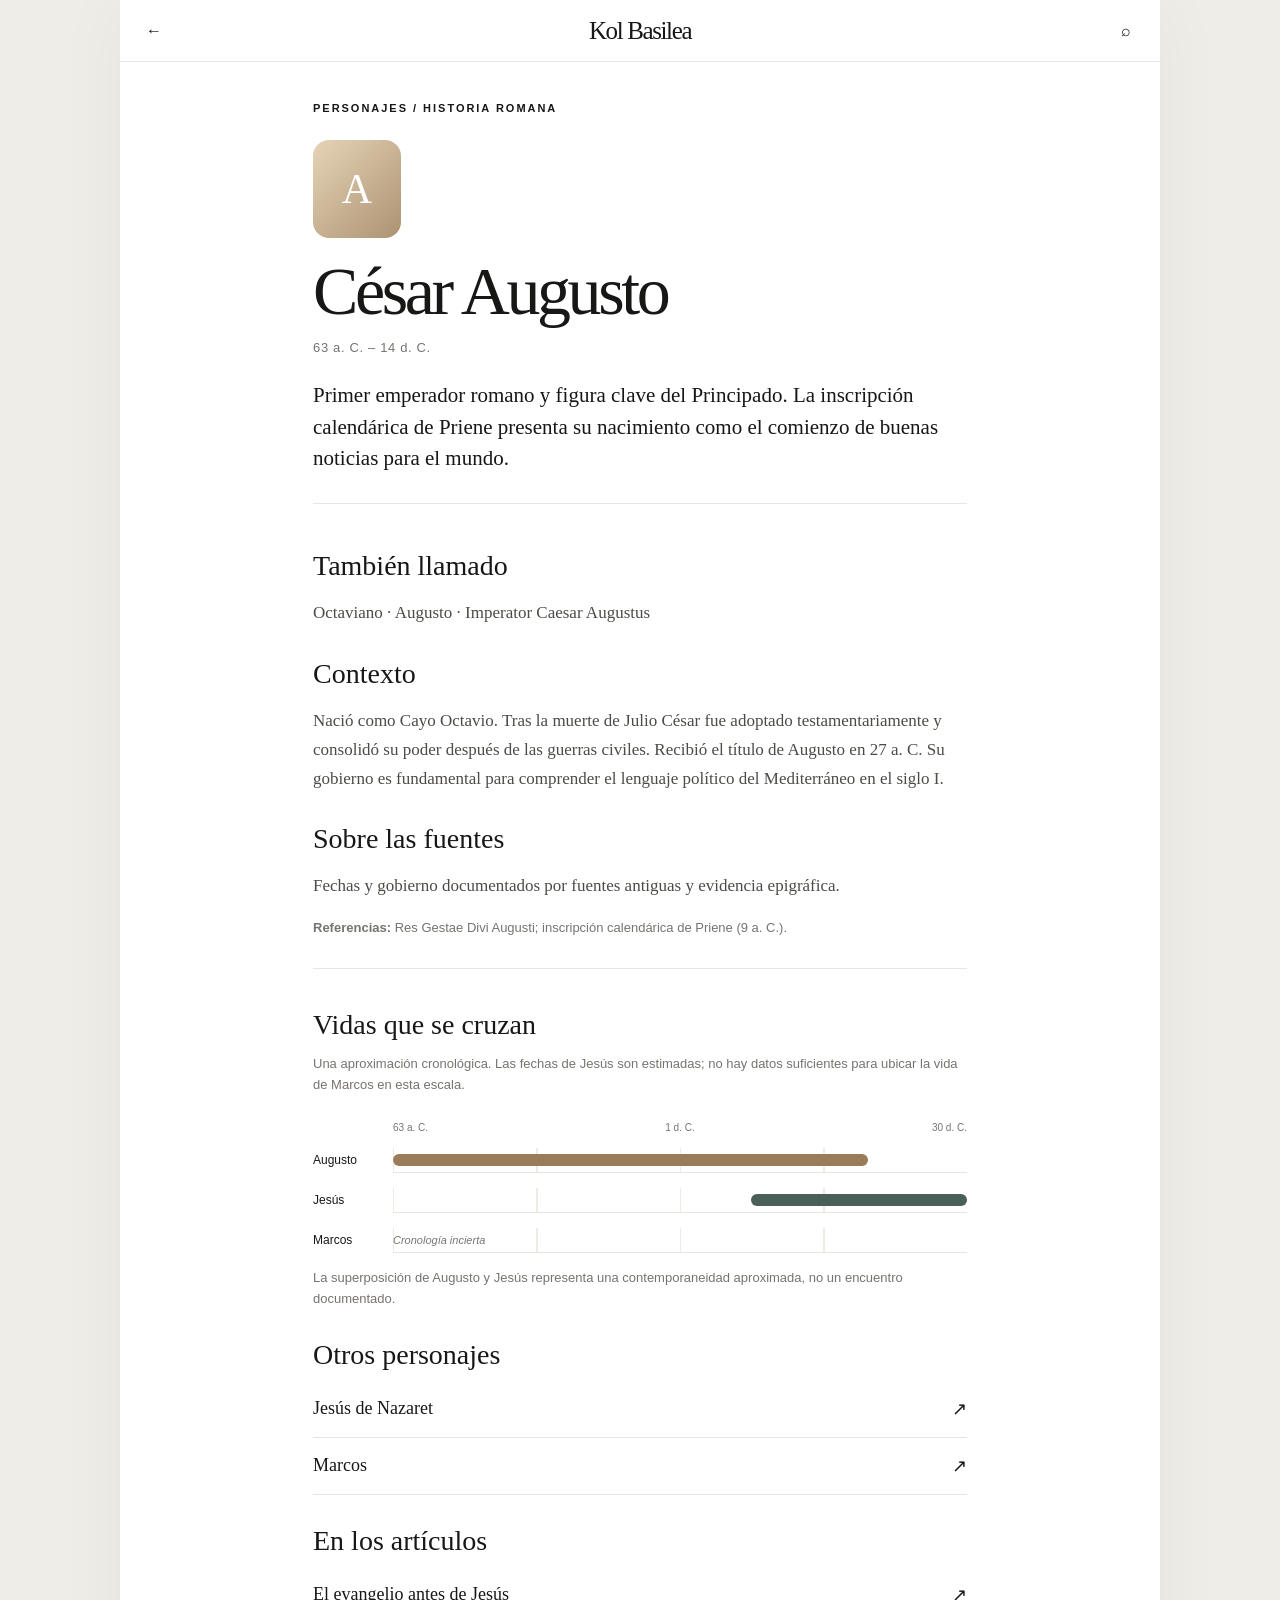
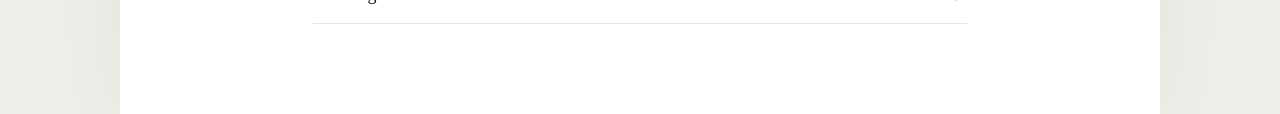
<file: personajes/cesar-augusto.html>
<!doctype html><html lang="es"><head><meta charset="utf-8"><meta name="viewport" content="width=device-width,initial-scale=1,viewport-fit=cover"><meta name="theme-color" content="#ffffff"><script src="../assets/clarity.js" defer></script><title>César Augusto — Personajes | Kol Basilea</title><link rel="stylesheet" href="../assets/style.css"><meta name="description" content="Conoce a César Augusto, primer emperador romano, y el contexto de la inscripción de Priene y la Pax Romana."><link rel="canonical" href="https://ivanndlezz.github.io/kol-basilea/personajes/cesar-augusto.html"><meta name="robots" content="index,follow,max-image-preview:large"><meta property="og:locale" content="es_MX"><meta property="og:site_name" content="Kol Basilea"><meta property="og:type" content="website"><meta property="og:title" content="César Augusto — Personajes | Kol Basilea"><meta property="og:description" content="Conoce a César Augusto, primer emperador romano, y el contexto de la inscripción de Priene y la Pax Romana."><meta property="og:url" content="https://ivanndlezz.github.io/kol-basilea/personajes/cesar-augusto.html"><meta name="twitter:card" content="summary"><meta name="twitter:title" content="César Augusto — Personajes | Kol Basilea"><meta name="twitter:description" content="Conoce a César Augusto, primer emperador romano, y el contexto de la inscripción de Priene y la Pax Romana."><script type="application/ld+json">{"@context":"https://schema.org","@type":"WebPage","name":"César Augusto — Personajes | Kol Basilea","url":"https://ivanndlezz.github.io/kol-basilea/personajes/cesar-augusto.html","inLanguage":"es-MX","description":"Conoce a César Augusto, primer emperador romano, y el contexto de la inscripción de Priene y la Pax Romana."}</script></head><body><div class="reader-shell person-shell"><header class="reader-top"><a class="icon-btn" href="../#explorar" aria-label="Volver a explorar">←</a><span class="brand">Kol Basilea</span><a class="icon-btn" href="../#explorar" aria-label="Explorar">⌕</a></header><main class="person-page"><div class="person-header"><span class="eyebrow">Personajes / Historia romana</span><div class="person-avatar" aria-hidden="true">A</div><h1>César Augusto</h1><p class="person-dates">63 a. C. – 14 d. C.</p><p class="person-summary">Primer emperador romano y figura clave del Principado. La inscripción calendárica de Priene presenta su nacimiento como el comienzo de buenas noticias para el mundo.</p></div><section class="person-facts"><h2>También llamado</h2><p>Octaviano · Augusto · Imperator Caesar Augustus</p><h2>Contexto</h2><p>Nació como Cayo Octavio. Tras la muerte de Julio César fue adoptado testamentariamente y consolidó su poder después de las guerras civiles. Recibió el título de Augusto en 27 a. C. Su gobierno es fundamental para comprender el lenguaje político del Mediterráneo en el siglo I.</p><h2>Sobre las fuentes</h2><p>Fechas y gobierno documentados por fuentes antiguas y evidencia epigráfica.</p><p class="person-sources"><strong>Referencias:</strong> Res Gestae Divi Augusti; inscripción calendárica de Priene (9 a. C.).</p></section><section class="person-timeline"><h2>Vidas que se cruzan</h2><p class="timeline-intro">Una aproximación cronológica. Las fechas de Jesús son estimadas; no hay datos suficientes para ubicar la vida de Marcos en esta escala.</p><div class="time-axis"><span>63 a. C.</span><span>1 d. C.</span><span>30 d. C.</span></div><div class="time-rows"><div class="time-row"><a href="cesar-augusto.html">Augusto</a><div class="time-track"><span class="time-bar augustus" title="63 a. C. – 14 d. C."></span></div></div><div class="time-row"><a href="jesus-de-nazaret.html">Jesús</a><div class="time-track"><span class="time-bar jesus" title="Fechas aproximadas"></span></div></div><div class="time-row"><a href="marcos.html">Marcos</a><div class="time-track time-unknown">Cronología incierta</div></div></div><p class="timeline-note">La superposición de Augusto y Jesús representa una contemporaneidad aproximada, no un encuentro documentado.</p></section><section class="person-related"><h2>Otros personajes</h2><a class="related-person" href="jesus-de-nazaret.html">Jesús de Nazaret <span>↗</span></a><a class="related-person" href="marcos.html">Marcos <span>↗</span></a><h2>En los artículos</h2><a class="related-person" href="../historias-del-reino/el-evangelio-antes-de-jesus.html">El evangelio antes de Jesús <span>↗</span></a></section></main></div></body></html>
</file>
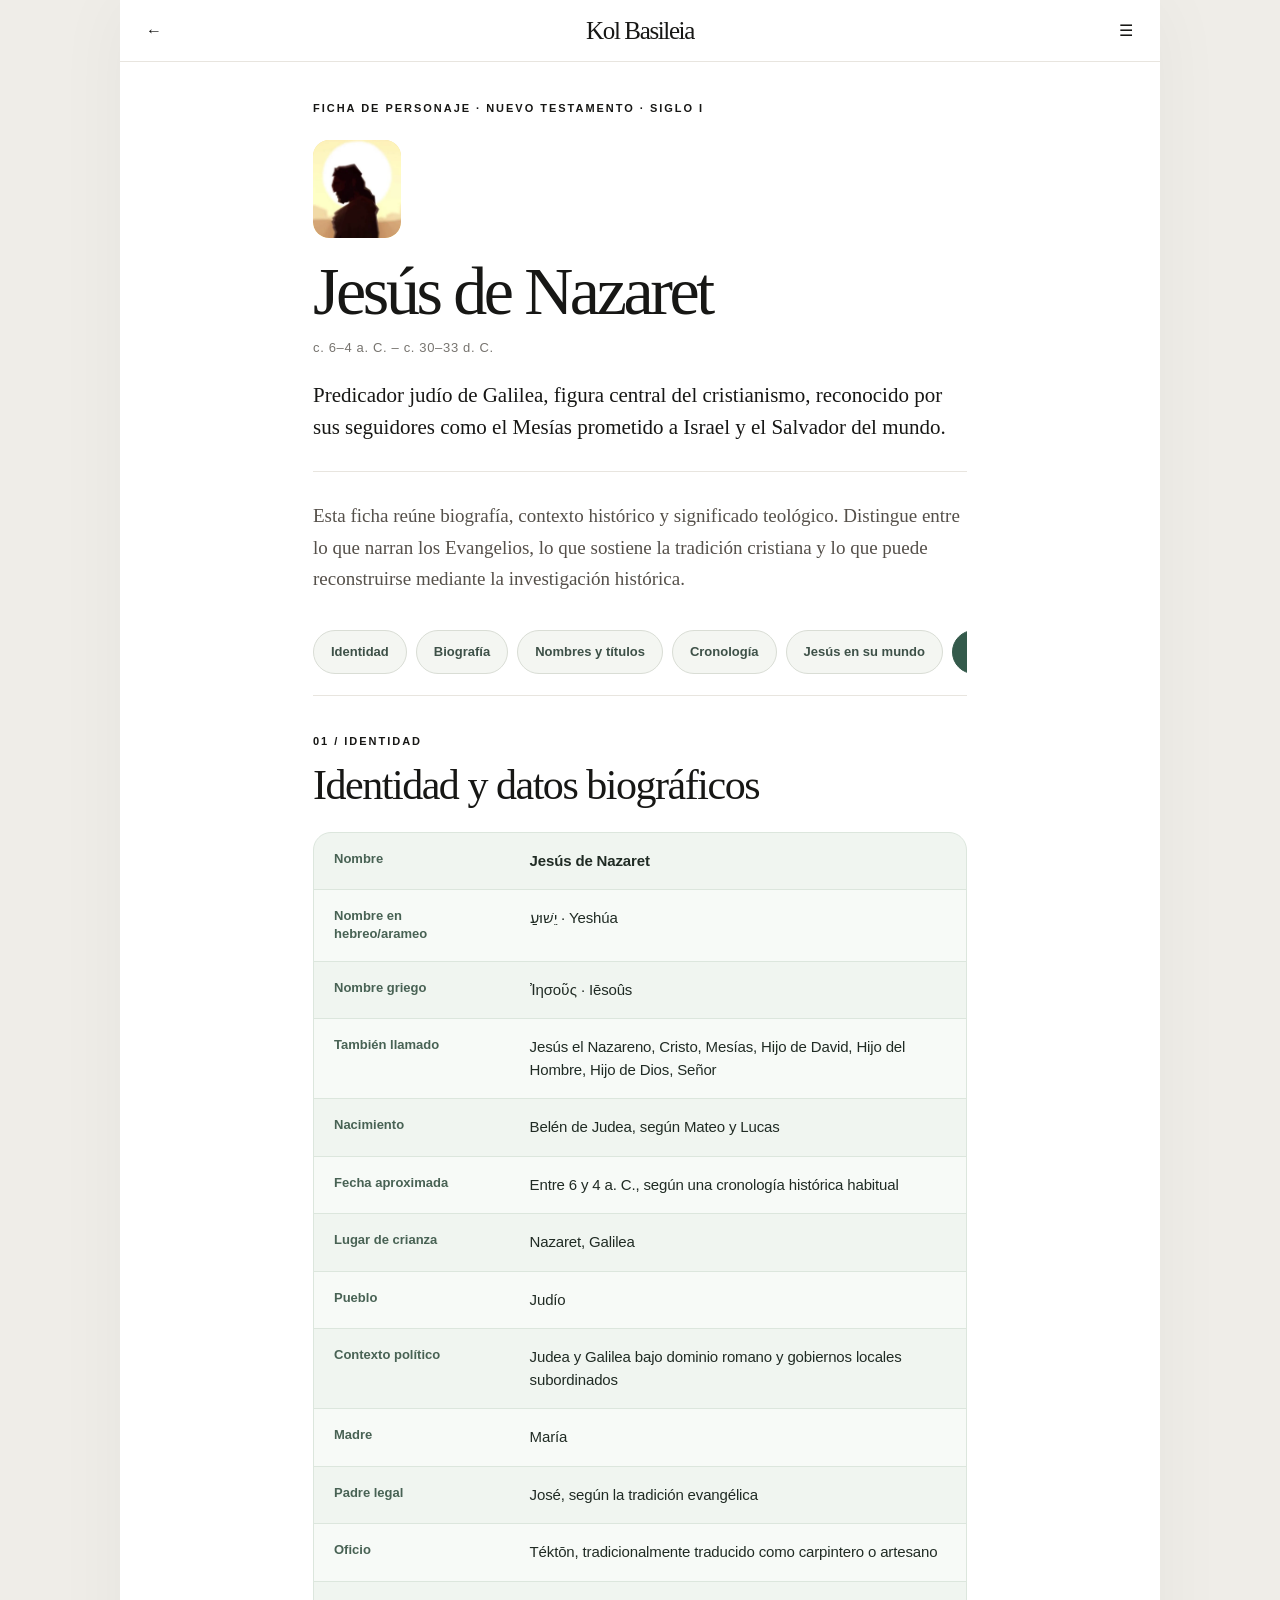
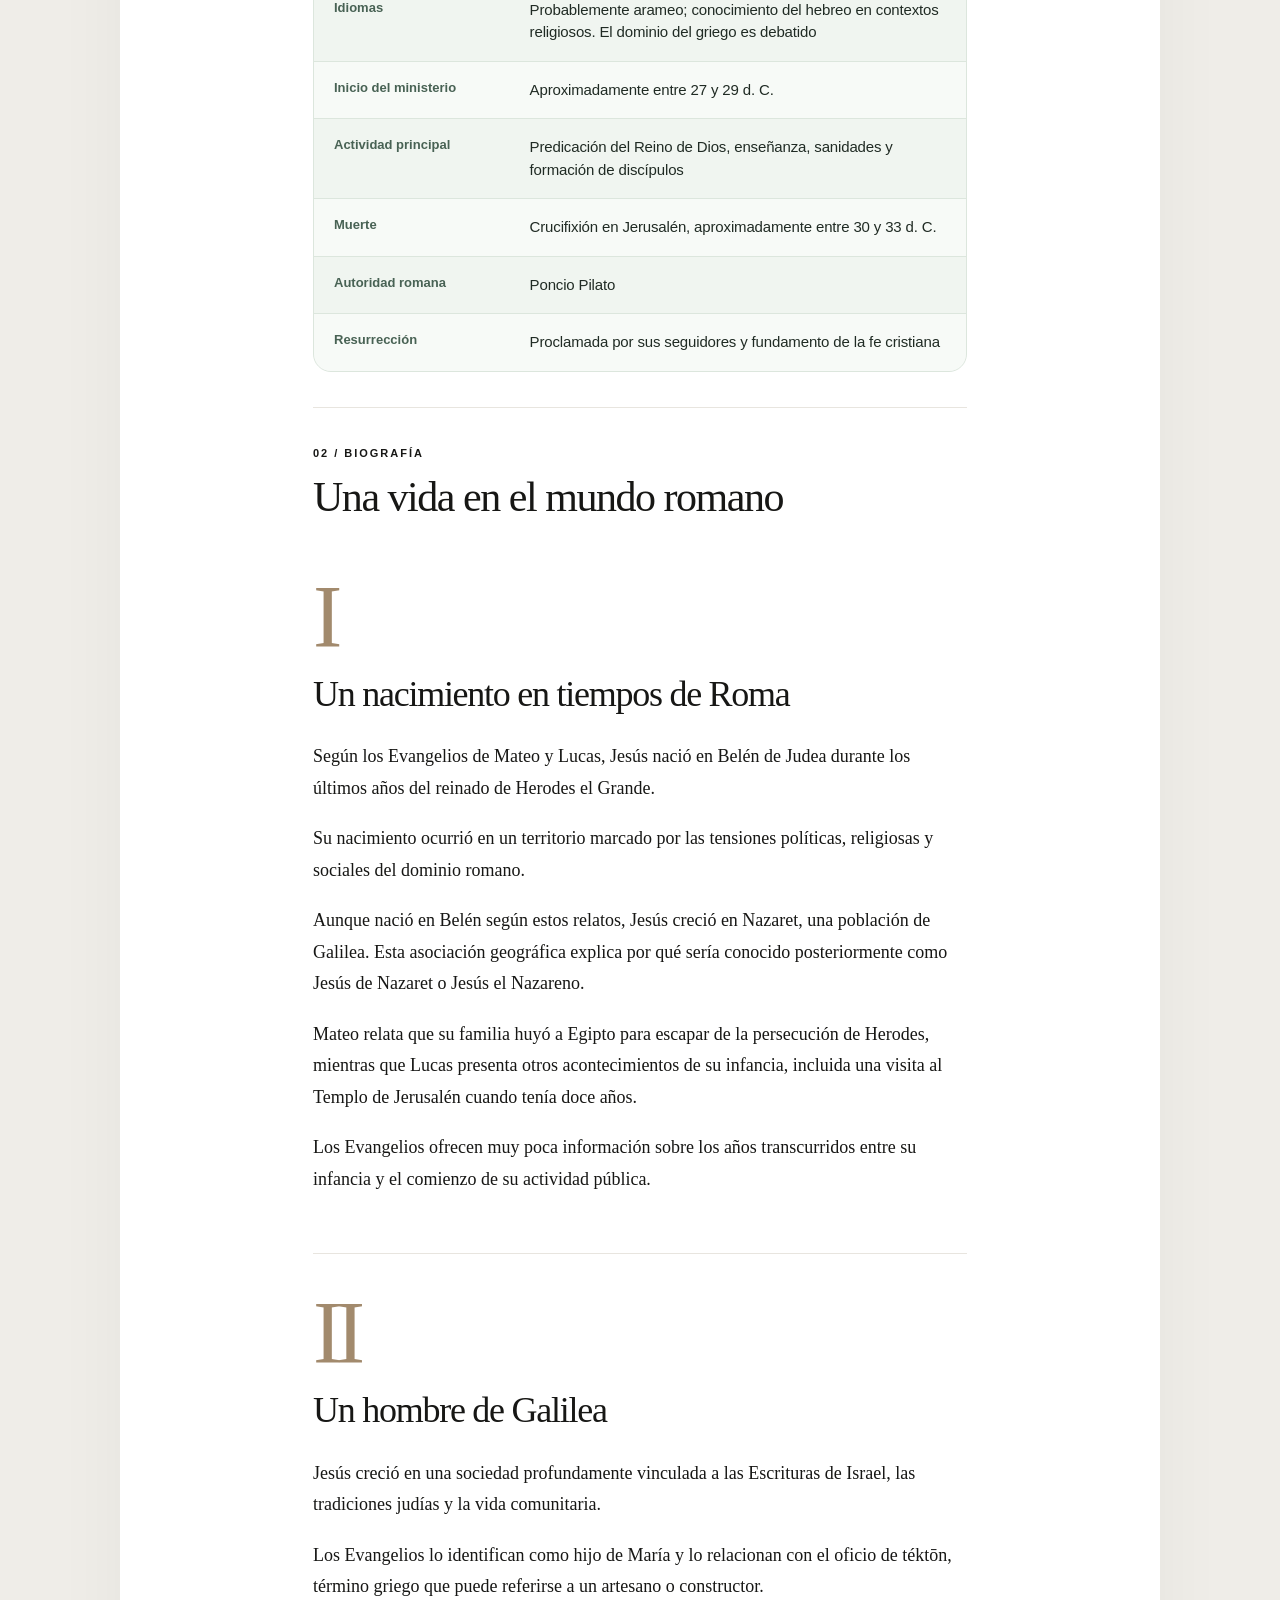
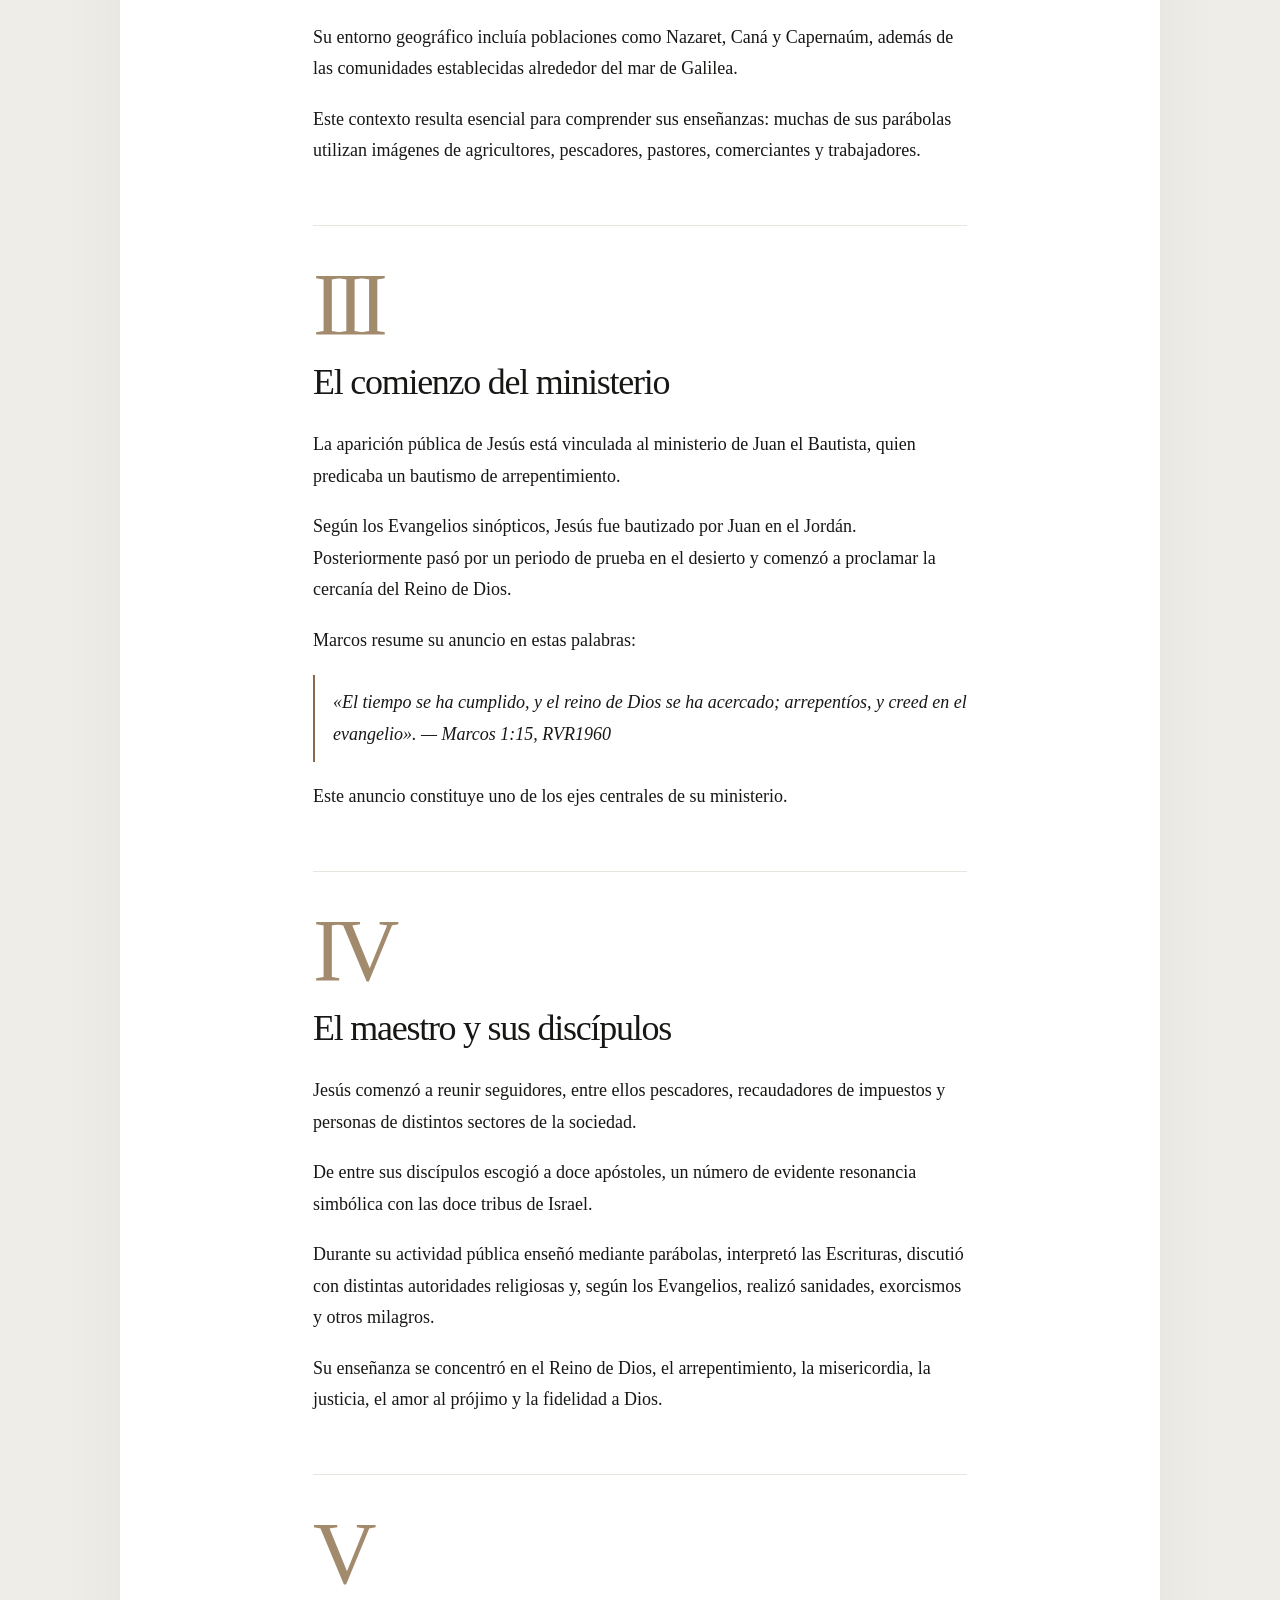
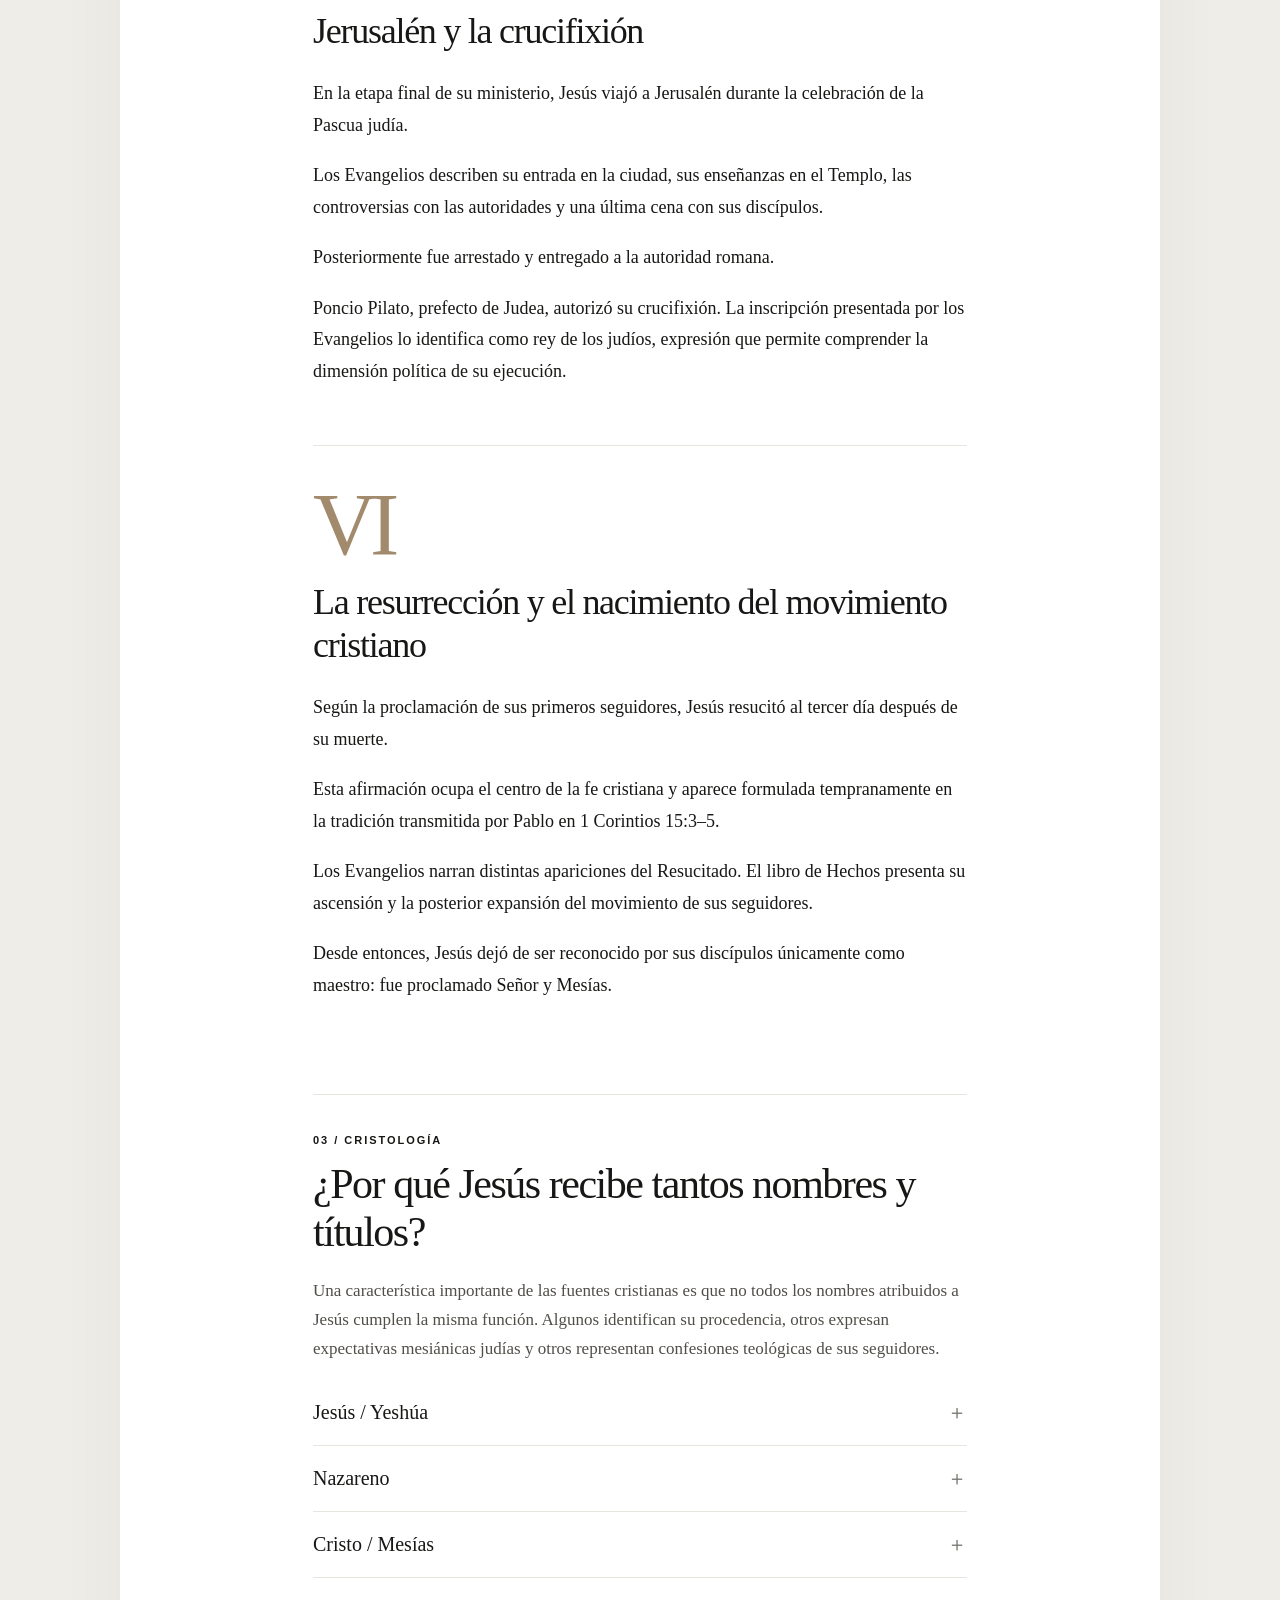
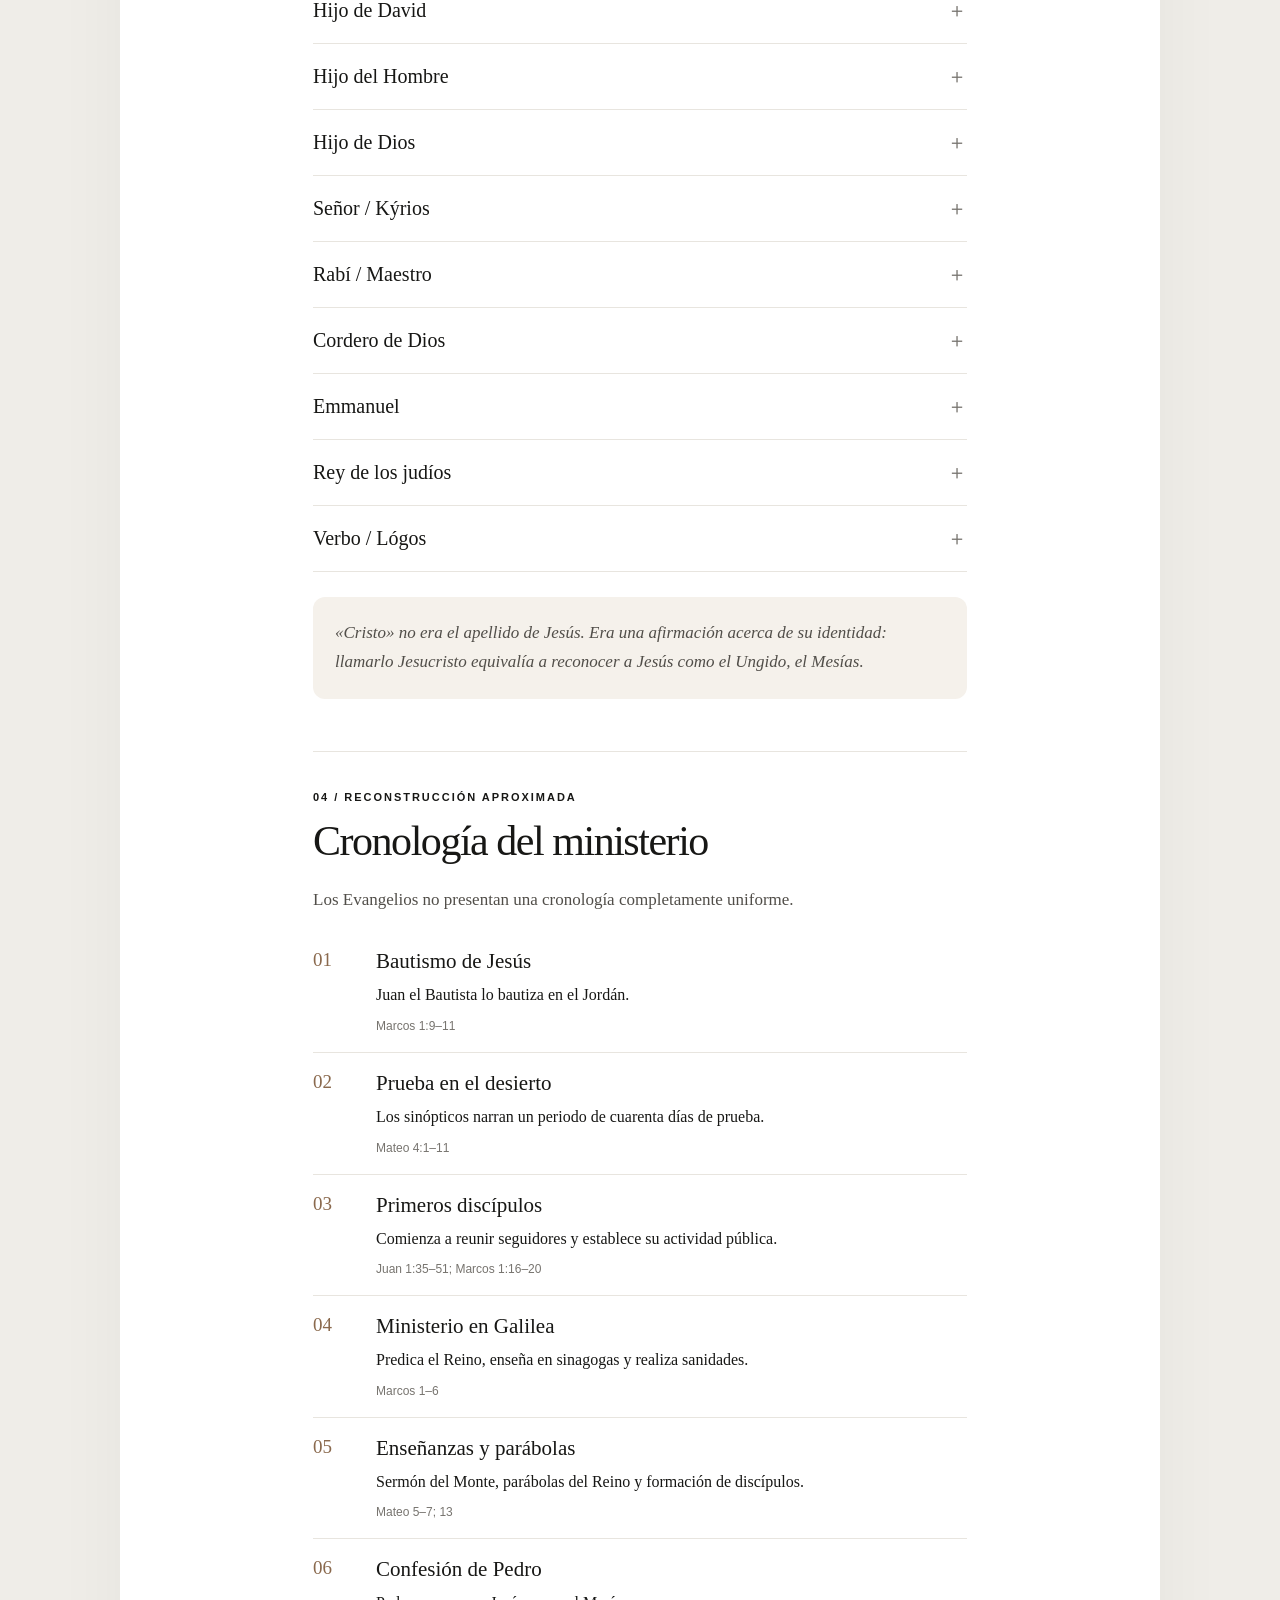
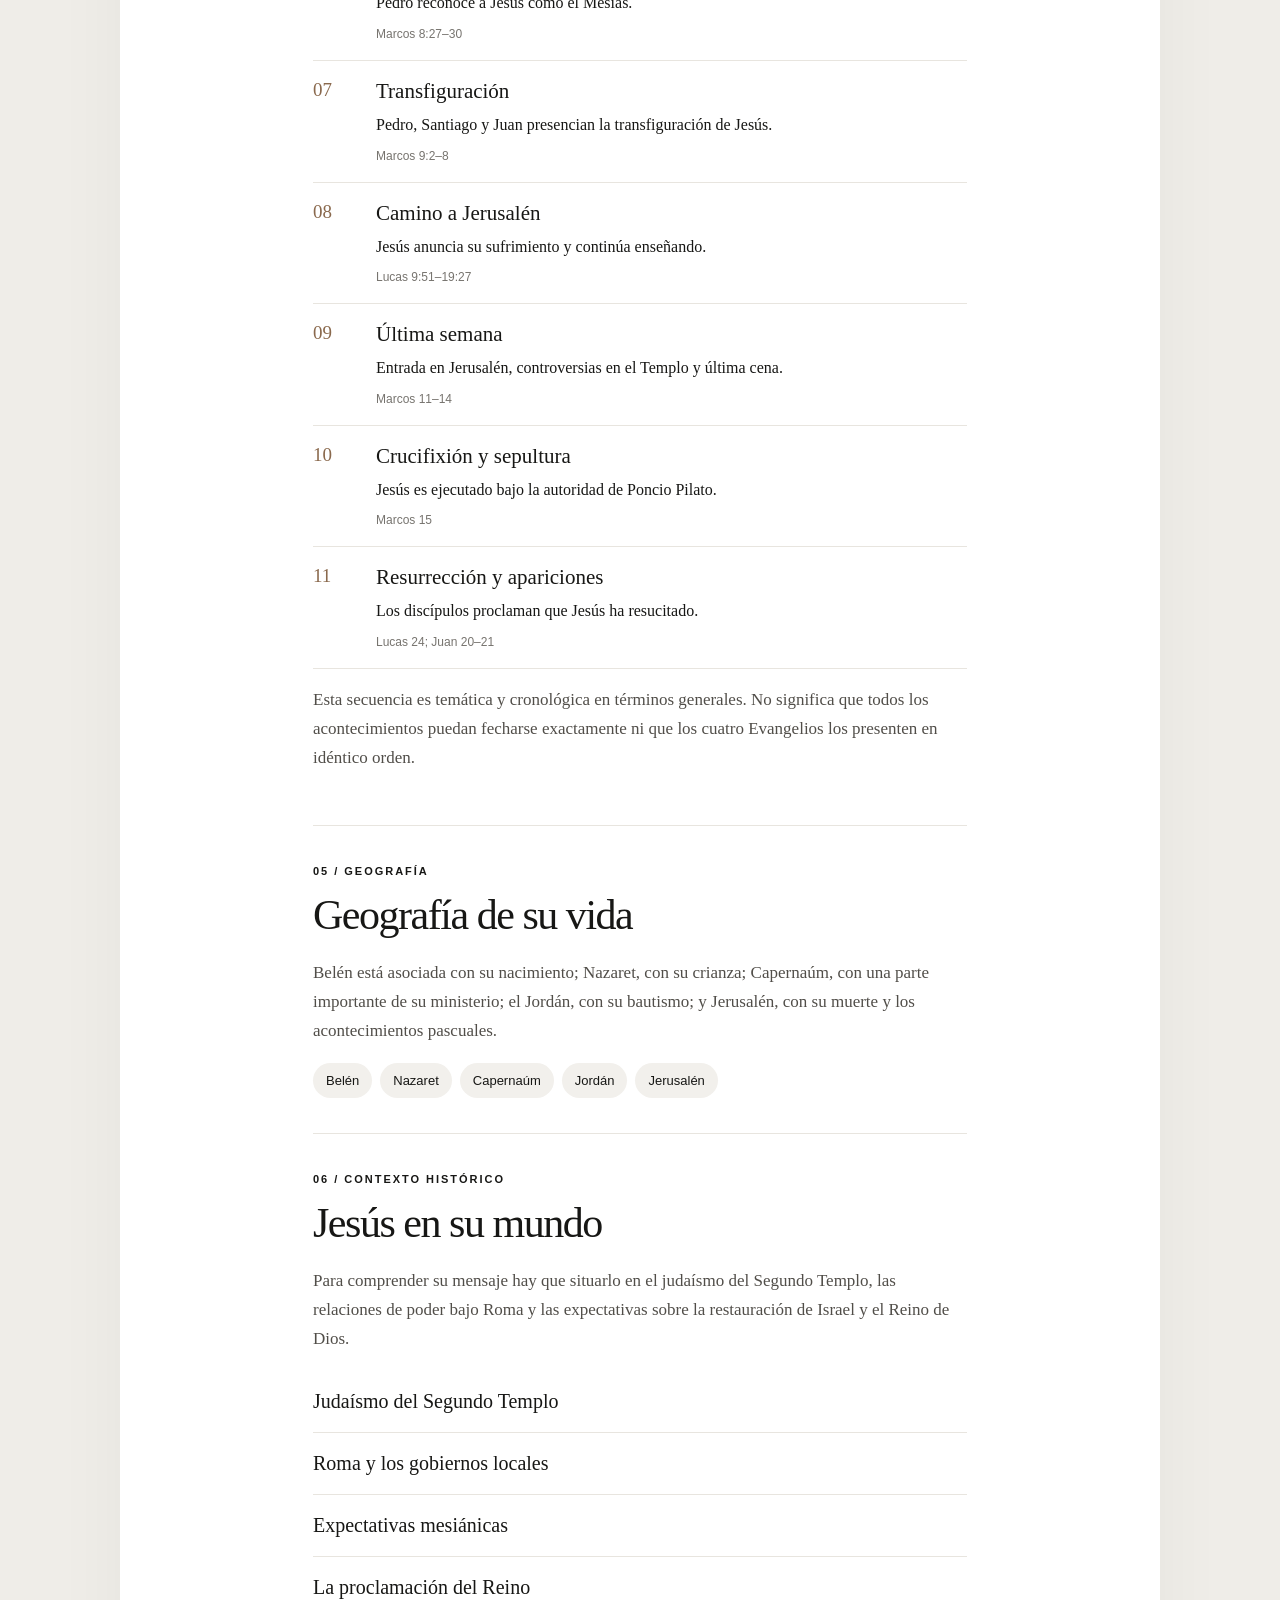
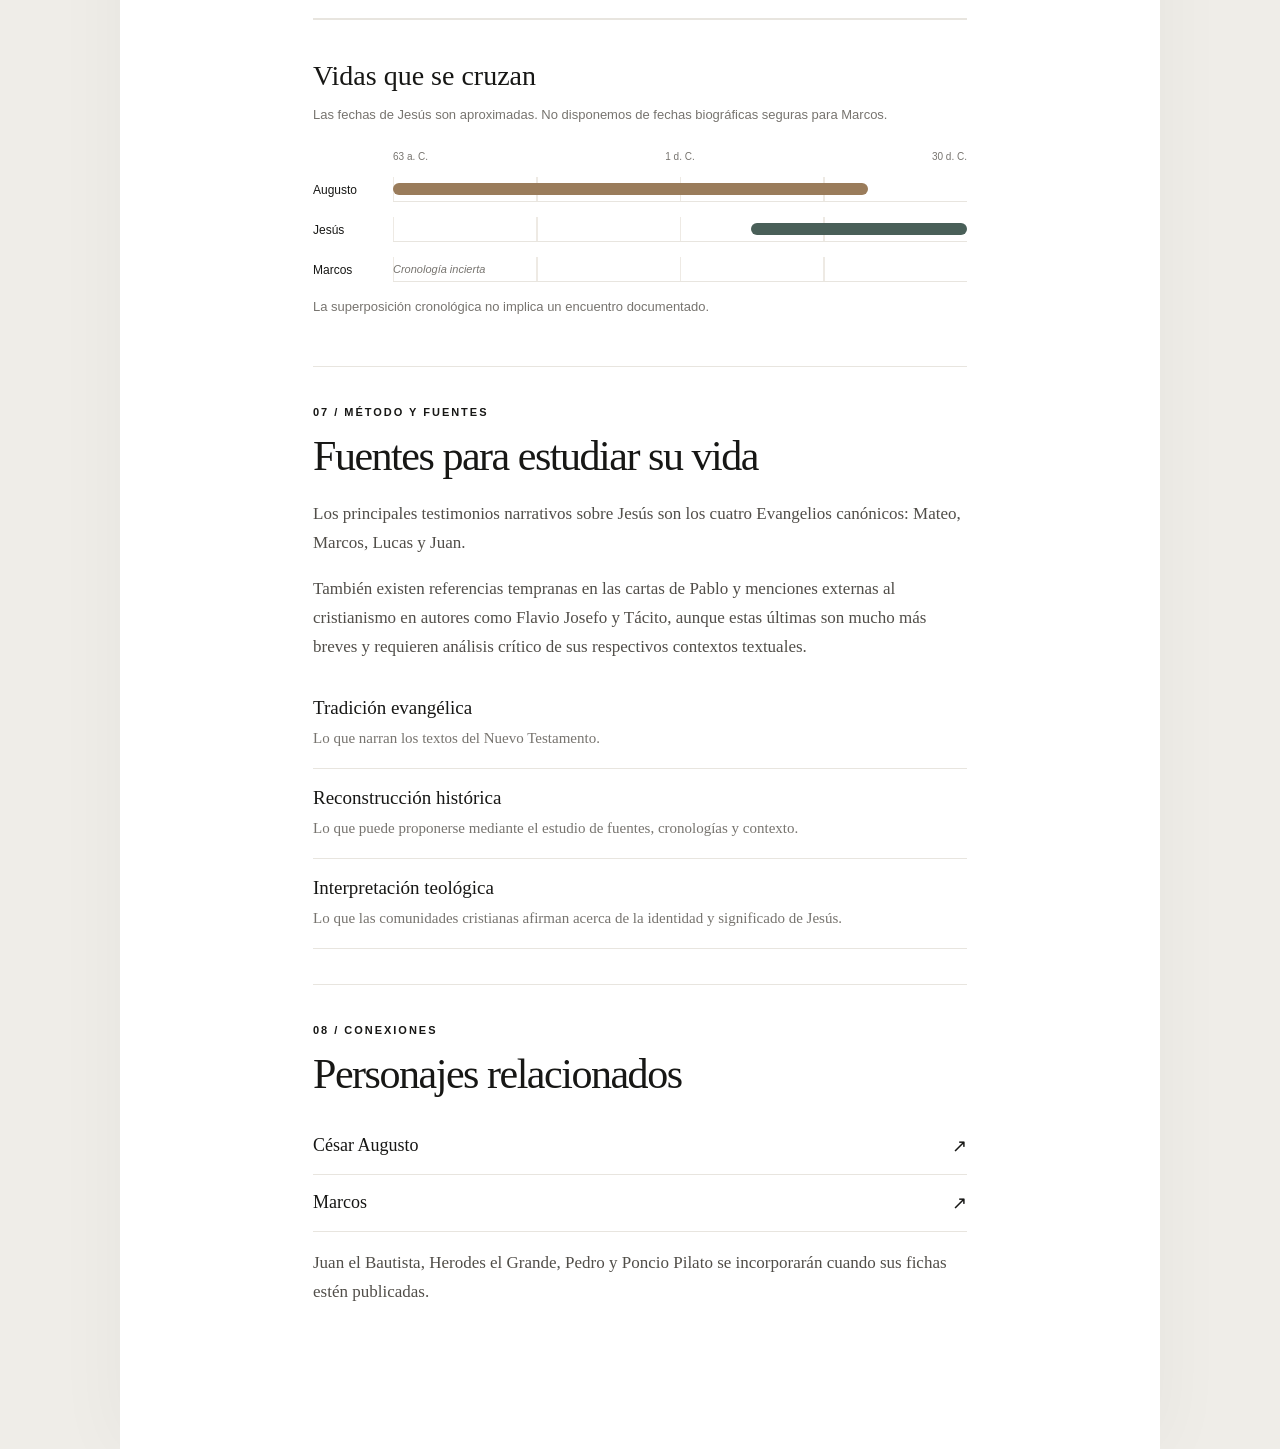
<file: personajes/jesus-de-nazaret.html>
<!doctype html><html lang="es"><head><meta charset="utf-8"><meta name="viewport" content="width=device-width,initial-scale=1,viewport-fit=cover"><meta name="theme-color" content="#ffffff"><script src="../assets/clarity.js" defer></script><title>Jesús de Nazaret — Personajes | Kol Basileia</title><link rel="stylesheet" href="../assets/style.css?v=20261013-4"><meta name="description" content="Ficha histórica y biográfica de Jesús de Nazaret: nombres, contexto judío, cronología, ministerio, títulos y fuentes."><link rel="canonical" href="https://ivanndlezz.github.io/kol-basilea/personajes/jesus-de-nazaret.html"><meta name="robots" content="index,follow,max-image-preview:large"><meta property="og:locale" content="es_MX"><meta property="og:site_name" content="Kol Basilea"><meta property="og:type" content="website"><meta property="og:title" content="Jesús de Nazaret — Personajes | Kol Basilea"><meta property="og:description" content="Ficha histórica y biográfica de Jesús de Nazaret: nombres, contexto judío, cronología, ministerio, títulos y fuentes."><meta property="og:url" content="https://ivanndlezz.github.io/kol-basilea/personajes/jesus-de-nazaret.html"><meta property="og:image" content="https://ivanndlezz.github.io/kol-basilea/assets/jesus-de-nazaret.webp"><meta property="og:image:alt" content="Jesús de Nazaret — Personajes | Kol Basilea"><meta name="twitter:card" content="summary_large_image"><meta name="twitter:title" content="Jesús de Nazaret — Personajes | Kol Basilea"><meta name="twitter:description" content="Ficha histórica y biográfica de Jesús de Nazaret: nombres, contexto judío, cronología, ministerio, títulos y fuentes."><meta name="twitter:image" content="https://ivanndlezz.github.io/kol-basilea/assets/jesus-de-nazaret.webp"><script type="application/ld+json">{"@context":"https://schema.org","@type":"WebPage","name":"Jesús de Nazaret — Personajes | Kol Basilea","url":"https://ivanndlezz.github.io/kol-basilea/personajes/jesus-de-nazaret.html","inLanguage":"es-MX","description":"Ficha histórica y biográfica de Jesús de Nazaret: nombres, contexto judío, cronología, ministerio, títulos y fuentes."}</script></head><body><div class="reader-shell person-shell"><header class="reader-top"><a class="icon-btn" href="../#explorar" aria-label="Volver a explorar">←</a><span class="brand">Kol Basileia</span><a class="icon-btn" href="#indice" aria-label="Ir al índice">☰</a></header><main class="person-page"><header class="person-header"><span class="eyebrow">Ficha de personaje · Nuevo Testamento · Siglo I</span><div class="person-avatar person-avatar-image"><img src="../assets/jesus-de-nazaret.webp" alt="Ilustración artística de Jesús de Nazaret de perfil, en silueta ante un sol luminoso" width="416" height="416" onerror="this.hidden=true;this.parentElement.classList.remove('person-avatar-image');this.parentElement.textContent='ΙΧ'"></div><h1>Jesús de Nazaret</h1><p class="person-dates">c. 6–4 a. C. – c. 30–33 d. C.</p><p class="person-summary">Predicador judío de Galilea, figura central del cristianismo, reconocido por sus seguidores como el Mesías prometido a Israel y el Salvador del mundo.</p></header><p class="editorial-lead">Esta ficha reúne biografía, contexto histórico y significado teológico. Distingue entre lo que narran los Evangelios, lo que sostiene la tradición cristiana y lo que puede reconstruirse mediante la investigación histórica.</p><nav class="profile-index" id="indice" aria-label="Secciones de la ficha"><a href="#identidad">Identidad</a><a href="#biografia">Biografía</a><a href="#titulos">Nombres y títulos</a><a href="#ministerio">Cronología</a><a href="#mundo">Jesús en su mundo</a><a href="#fuentes">Fuentes</a></nav><section id="identidad" class="profile-section"><span class="eyebrow">01 / Identidad</span><h2>Identidad y datos biográficos</h2><div class="bio-table-wrap"><table class="bio-table"><tbody><tr><th scope="row">Nombre</th><td>Jesús de Nazaret</td></tr><tr><th scope="row">Nombre en hebreo/arameo</th><td>יֵשׁוּעַ · Yeshúa</td></tr><tr><th scope="row">Nombre griego</th><td>Ἰησοῦς · Iēsoûs</td></tr><tr><th scope="row">También llamado</th><td>Jesús el Nazareno, Cristo, Mesías, Hijo de David, Hijo del Hombre, Hijo de Dios, Señor</td></tr><tr><th scope="row">Nacimiento</th><td>Belén de Judea, según Mateo y Lucas</td></tr><tr><th scope="row">Fecha aproximada</th><td>Entre 6 y 4 a. C., según una cronología histórica habitual</td></tr><tr><th scope="row">Lugar de crianza</th><td>Nazaret, Galilea</td></tr><tr><th scope="row">Pueblo</th><td>Judío</td></tr><tr><th scope="row">Contexto político</th><td>Judea y Galilea bajo dominio romano y gobiernos locales subordinados</td></tr><tr><th scope="row">Madre</th><td>María</td></tr><tr><th scope="row">Padre legal</th><td>José, según la tradición evangélica</td></tr><tr><th scope="row">Oficio</th><td>Téktōn, tradicionalmente traducido como carpintero o artesano</td></tr><tr><th scope="row">Idiomas</th><td>Probablemente arameo; conocimiento del hebreo en contextos religiosos. El dominio del griego es debatido</td></tr><tr><th scope="row">Inicio del ministerio</th><td>Aproximadamente entre 27 y 29 d. C.</td></tr><tr><th scope="row">Actividad principal</th><td>Predicación del Reino de Dios, enseñanza, sanidades y formación de discípulos</td></tr><tr><th scope="row">Muerte</th><td>Crucifixión en Jerusalén, aproximadamente entre 30 y 33 d. C.</td></tr><tr><th scope="row">Autoridad romana</th><td>Poncio Pilato</td></tr><tr><th scope="row">Resurrección</th><td>Proclamada por sus seguidores y fundamento de la fe cristiana</td></tr></tbody></table></div></section><section id="biografia" class="profile-section"><span class="eyebrow">02 / Biografía</span><h2>Una vida en el mundo romano</h2><div class="biography-prose"><section class="bio-chapter"><span class="eyebrow">I</span><h3>Un nacimiento en tiempos de Roma</h3><p>Según los Evangelios de Mateo y Lucas, Jesús nació en Belén de Judea durante los últimos años del reinado de Herodes el Grande.</p><p>Su nacimiento ocurrió en un territorio marcado por las tensiones políticas, religiosas y sociales del dominio romano.</p><p>Aunque nació en Belén según estos relatos, Jesús creció en Nazaret, una población de Galilea. Esta asociación geográfica explica por qué sería conocido posteriormente como Jesús de Nazaret o Jesús el Nazareno.</p><p>Mateo relata que su familia huyó a Egipto para escapar de la persecución de Herodes, mientras que Lucas presenta otros acontecimientos de su infancia, incluida una visita al Templo de Jerusalén cuando tenía doce años.</p><p>Los Evangelios ofrecen muy poca información sobre los años transcurridos entre su infancia y el comienzo de su actividad pública.</p></section><section class="bio-chapter"><span class="eyebrow">II</span><h3>Un hombre de Galilea</h3><p>Jesús creció en una sociedad profundamente vinculada a las Escrituras de Israel, las tradiciones judías y la vida comunitaria.</p><p>Los Evangelios lo identifican como hijo de María y lo relacionan con el oficio de téktōn, término griego que puede referirse a un artesano o constructor.</p><p>Su entorno geográfico incluía poblaciones como Nazaret, Caná y Capernaúm, además de las comunidades establecidas alrededor del mar de Galilea.</p><p>Este contexto resulta esencial para comprender sus enseñanzas: muchas de sus parábolas utilizan imágenes de agricultores, pescadores, pastores, comerciantes y trabajadores.</p></section><section class="bio-chapter"><span class="eyebrow">III</span><h3>El comienzo del ministerio</h3><p>La aparición pública de Jesús está vinculada al ministerio de Juan el Bautista, quien predicaba un bautismo de arrepentimiento.</p><p>Según los Evangelios sinópticos, Jesús fue bautizado por Juan en el Jordán. Posteriormente pasó por un periodo de prueba en el desierto y comenzó a proclamar la cercanía del Reino de Dios.</p><p>Marcos resume su anuncio en estas palabras:</p><blockquote>«El tiempo se ha cumplido, y el reino de Dios se ha acercado; arrepentíos, y creed en el evangelio». — Marcos 1:15, RVR1960</blockquote><p>Este anuncio constituye uno de los ejes centrales de su ministerio.</p></section><section class="bio-chapter"><span class="eyebrow">IV</span><h3>El maestro y sus discípulos</h3><p>Jesús comenzó a reunir seguidores, entre ellos pescadores, recaudadores de impuestos y personas de distintos sectores de la sociedad.</p><p>De entre sus discípulos escogió a doce apóstoles, un número de evidente resonancia simbólica con las doce tribus de Israel.</p><p>Durante su actividad pública enseñó mediante parábolas, interpretó las Escrituras, discutió con distintas autoridades religiosas y, según los Evangelios, realizó sanidades, exorcismos y otros milagros.</p><p>Su enseñanza se concentró en el Reino de Dios, el arrepentimiento, la misericordia, la justicia, el amor al prójimo y la fidelidad a Dios.</p></section><section class="bio-chapter"><span class="eyebrow">V</span><h3>Jerusalén y la crucifixión</h3><p>En la etapa final de su ministerio, Jesús viajó a Jerusalén durante la celebración de la Pascua judía.</p><p>Los Evangelios describen su entrada en la ciudad, sus enseñanzas en el Templo, las controversias con las autoridades y una última cena con sus discípulos.</p><p>Posteriormente fue arrestado y entregado a la autoridad romana.</p><p>Poncio Pilato, prefecto de Judea, autorizó su crucifixión. La inscripción presentada por los Evangelios lo identifica como rey de los judíos, expresión que permite comprender la dimensión política de su ejecución.</p></section><section class="bio-chapter"><span class="eyebrow">VI</span><h3>La resurrección y el nacimiento del movimiento cristiano</h3><p>Según la proclamación de sus primeros seguidores, Jesús resucitó al tercer día después de su muerte.</p><p>Esta afirmación ocupa el centro de la fe cristiana y aparece formulada tempranamente en la tradición transmitida por Pablo en 1 Corintios 15:3–5.</p><p>Los Evangelios narran distintas apariciones del Resucitado. El libro de Hechos presenta su ascensión y la posterior expansión del movimiento de sus seguidores.</p><p>Desde entonces, Jesús dejó de ser reconocido por sus discípulos únicamente como maestro: fue proclamado Señor y Mesías.</p></section></div></section><section id="titulos" class="profile-section"><span class="eyebrow">03 / Cristología</span><h2>¿Por qué Jesús recibe tantos nombres y títulos?</h2><p>Una característica importante de las fuentes cristianas es que no todos los nombres atribuidos a Jesús cumplen la misma función. Algunos identifican su procedencia, otros expresan expectativas mesiánicas judías y otros representan confesiones teológicas de sus seguidores.</p><div class="title-details"><details class="detail-row"><summary>Jesús / Yeshúa<span aria-hidden="true">＋</span></summary><p>Nombre personal relacionado con la idea de salvación de YHWH</p></details><details class="detail-row"><summary>Nazareno<span aria-hidden="true">＋</span></summary><p>Identificación geográfica asociada con Nazaret</p></details><details class="detail-row"><summary>Cristo / Mesías<span aria-hidden="true">＋</span></summary><p>Del griego Christós y el hebreo Mashíaj: «ungido»</p></details><details class="detail-row"><summary>Hijo de David<span aria-hidden="true">＋</span></summary><p>Título mesiánico que vincula a Jesús con las promesas hechas a la dinastía davídica</p></details><details class="detail-row"><summary>Hijo del Hombre<span aria-hidden="true">＋</span></summary><p>Expresión utilizada frecuentemente por Jesús, relacionada también con Daniel 7</p></details><details class="detail-row"><summary>Hijo de Dios<span aria-hidden="true">＋</span></summary><p>Título con antecedentes en la realeza de Israel y desarrollado cristológicamente en el Nuevo Testamento</p></details><details class="detail-row"><summary>Señor / Kýrios<span aria-hidden="true">＋</span></summary><p>Tratamiento de autoridad que adquiere una profunda significación teológica en los textos cristianos</p></details><details class="detail-row"><summary>Rabí / Maestro<span aria-hidden="true">＋</span></summary><p>Reconocimiento de su actividad como maestro</p></details><details class="detail-row"><summary>Cordero de Dios<span aria-hidden="true">＋</span></summary><p>Imagen sacrificial utilizada en Juan 1:29</p></details><details class="detail-row"><summary>Emmanuel<span aria-hidden="true">＋</span></summary><p>«Dios con nosotros», aplicado a Jesús en Mateo 1:23</p></details><details class="detail-row"><summary>Rey de los judíos<span aria-hidden="true">＋</span></summary><p>Título de carácter regio y político asociado con su nacimiento y crucifixión</p></details><details class="detail-row"><summary>Verbo / Lógos<span aria-hidden="true">＋</span></summary><p>Designación cristológica del prólogo de Juan</p></details></div><p class="editorial-insight">«Cristo» no era el apellido de Jesús. Era una afirmación acerca de su identidad: llamarlo Jesucristo equivalía a reconocer a Jesús como el Ungido, el Mesías.</p></section><section id="ministerio" class="profile-section"><span class="eyebrow">04 / Reconstrucción aproximada</span><h2>Cronología del ministerio</h2><p>Los Evangelios no presentan una cronología completamente uniforme.</p><ol class="ministry-list"><li class="ministry-stage"><span class="stage-number">01</span><div><strong>Bautismo de Jesús</strong><p>Juan el Bautista lo bautiza en el Jordán.</p><small>Marcos 1:9–11</small></div></li><li class="ministry-stage"><span class="stage-number">02</span><div><strong>Prueba en el desierto</strong><p>Los sinópticos narran un periodo de cuarenta días de prueba.</p><small>Mateo 4:1–11</small></div></li><li class="ministry-stage"><span class="stage-number">03</span><div><strong>Primeros discípulos</strong><p>Comienza a reunir seguidores y establece su actividad pública.</p><small>Juan 1:35–51; Marcos 1:16–20</small></div></li><li class="ministry-stage"><span class="stage-number">04</span><div><strong>Ministerio en Galilea</strong><p>Predica el Reino, enseña en sinagogas y realiza sanidades.</p><small>Marcos 1–6</small></div></li><li class="ministry-stage"><span class="stage-number">05</span><div><strong>Enseñanzas y parábolas</strong><p>Sermón del Monte, parábolas del Reino y formación de discípulos.</p><small>Mateo 5–7; 13</small></div></li><li class="ministry-stage"><span class="stage-number">06</span><div><strong>Confesión de Pedro</strong><p>Pedro reconoce a Jesús como el Mesías.</p><small>Marcos 8:27–30</small></div></li><li class="ministry-stage"><span class="stage-number">07</span><div><strong>Transfiguración</strong><p>Pedro, Santiago y Juan presencian la transfiguración de Jesús.</p><small>Marcos 9:2–8</small></div></li><li class="ministry-stage"><span class="stage-number">08</span><div><strong>Camino a Jerusalén</strong><p>Jesús anuncia su sufrimiento y continúa enseñando.</p><small>Lucas 9:51–19:27</small></div></li><li class="ministry-stage"><span class="stage-number">09</span><div><strong>Última semana</strong><p>Entrada en Jerusalén, controversias en el Templo y última cena.</p><small>Marcos 11–14</small></div></li><li class="ministry-stage"><span class="stage-number">10</span><div><strong>Crucifixión y sepultura</strong><p>Jesús es ejecutado bajo la autoridad de Poncio Pilato.</p><small>Marcos 15</small></div></li><li class="ministry-stage"><span class="stage-number">11</span><div><strong>Resurrección y apariciones</strong><p>Los discípulos proclaman que Jesús ha resucitado.</p><small>Lucas 24; Juan 20–21</small></div></li></ol><p class="timeline-note">Esta secuencia es temática y cronológica en términos generales. No significa que todos los acontecimientos puedan fecharse exactamente ni que los cuatro Evangelios los presenten en idéntico orden.</p></section><section id="geografia" class="profile-section"><span class="eyebrow">05 / Geografía</span><h2>Geografía de su vida</h2><p>Belén está asociada con su nacimiento; Nazaret, con su crianza; Capernaúm, con una parte importante de su ministerio; el Jordán, con su bautismo; y Jerusalén, con su muerte y los acontecimientos pascuales.</p><div class="place-tags"><span>Belén</span><span>Nazaret</span><span>Capernaúm</span><span>Jordán</span><span>Jerusalén</span></div></section><section id="mundo" class="profile-section"><span class="eyebrow">06 / Contexto histórico</span><h2>Jesús en su mundo</h2><p>Para comprender su mensaje hay que situarlo en el judaísmo del Segundo Templo, las relaciones de poder bajo Roma y las expectativas sobre la restauración de Israel y el Reino de Dios.</p><div class="context-modules"><details><summary>Judaísmo del Segundo Templo</summary><p>El Templo de Jerusalén, las sinagogas, las Escrituras y las distintas corrientes judías forman el entorno religioso en que se desarrolló su actividad.</p></details><details><summary>Roma y los gobiernos locales</summary><p>Galilea y Judea vivieron bajo estructuras políticas distintas pero condicionadas por el poder romano. Herodes el Grande, sus sucesores y Poncio Pilato pertenecen a ese marco.</p></details><details><summary>Expectativas mesiánicas</summary><p>Las esperanzas de liberación, justicia y restauración de Israel fueron diversas. El título «Mesías» no tuvo un único significado para todos los grupos judíos.</p></details><details><summary>La proclamación del Reino</summary><p>Los Evangelios presentan el Reino de Dios como centro del anuncio de Jesús. Su lenguaje dialoga con las Escrituras de Israel y adquiere resonancias políticas en el mundo romano.</p></details></div><section class="person-timeline"><h2>Vidas que se cruzan</h2><p class="timeline-intro">Las fechas de Jesús son aproximadas. No disponemos de fechas biográficas seguras para Marcos.</p><div class="time-axis"><span>63 a. C.</span><span>1 d. C.</span><span>30 d. C.</span></div><div class="time-rows"><div class="time-row"><a href="cesar-augusto.html">Augusto</a><div class="time-track"><span class="time-bar augustus" title="63 a. C. – 14 d. C."></span></div></div><div class="time-row"><a href="jesus-de-nazaret.html">Jesús</a><div class="time-track"><span class="time-bar jesus" title="Fechas aproximadas"></span></div></div><div class="time-row"><a href="marcos.html">Marcos</a><div class="time-track time-unknown">Cronología incierta</div></div></div><p class="timeline-note">La superposición cronológica no implica un encuentro documentado.</p></section></section><section id="fuentes" class="profile-section"><span class="eyebrow">07 / Método y fuentes</span><h2>Fuentes para estudiar su vida</h2><p>Los principales testimonios narrativos sobre Jesús son los cuatro Evangelios canónicos: Mateo, Marcos, Lucas y Juan.</p><p>También existen referencias tempranas en las cartas de Pablo y menciones externas al cristianismo en autores como Flavio Josefo y Tácito, aunque estas últimas son mucho más breves y requieren análisis crítico de sus respectivos contextos textuales.</p><div class="source-categories"><div><strong>Tradición evangélica</strong><p>Lo que narran los textos del Nuevo Testamento.</p></div><div><strong>Reconstrucción histórica</strong><p>Lo que puede proponerse mediante el estudio de fuentes, cronologías y contexto.</p></div><div><strong>Interpretación teológica</strong><p>Lo que las comunidades cristianas afirman acerca de la identidad y significado de Jesús.</p></div></div></section><section class="profile-section"><span class="eyebrow">08 / Conexiones</span><h2>Personajes relacionados</h2><a class="related-person" href="cesar-augusto.html">César Augusto <span>↗</span></a><a class="related-person" href="marcos.html">Marcos <span>↗</span></a><p class="timeline-note">Juan el Bautista, Herodes el Grande, Pedro y Poncio Pilato se incorporarán cuando sus fichas estén publicadas.</p></section></main></div><script>(()=>{const links=[...document.querySelectorAll('.profile-index a')];if(!links.length)return;const activate=id=>{links.forEach(a=>{if(a.getAttribute('href')==='#'+id)a.setAttribute('aria-current','location');else a.removeAttribute('aria-current')})};activate((location.hash||'#identidad').slice(1));links.forEach(a=>a.addEventListener('click',()=>activate(a.hash.slice(1))));if('IntersectionObserver'in window){const observer=new IntersectionObserver(entries=>{const shown=entries.filter(e=>e.isIntersecting).sort((a,b)=>b.intersectionRatio-a.intersectionRatio);if(shown.length)activate(shown[0].target.id)},{rootMargin:'-20% 0px -60% 0px',threshold:[0,.1,.5]});links.forEach(a=>{const el=document.querySelector(a.getAttribute('href'));if(el)observer.observe(el)})}})();</script></body></html>
</file>
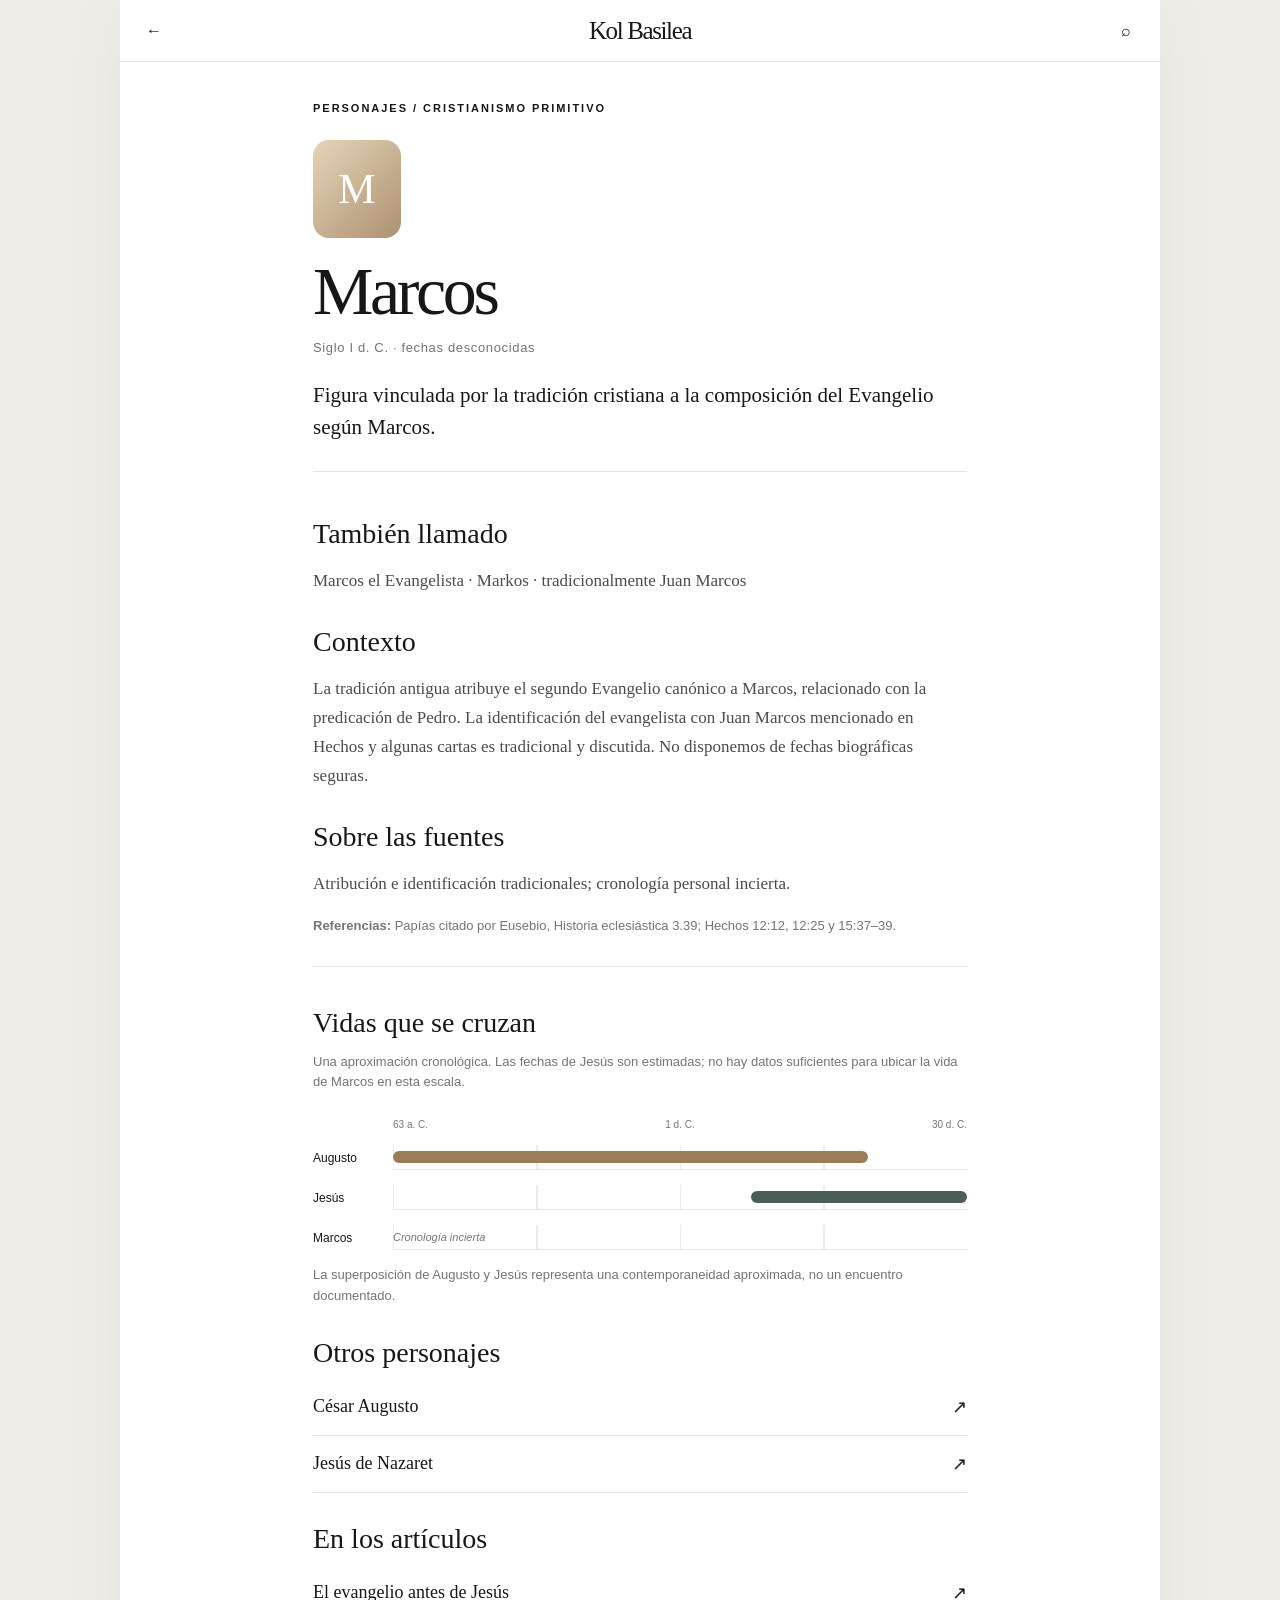
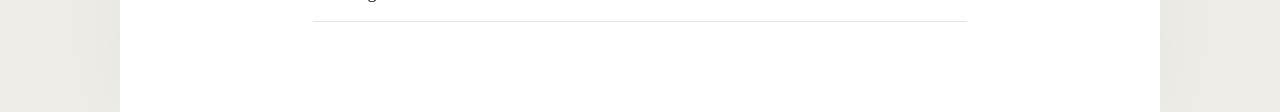
<file: personajes/marcos.html>
<!doctype html><html lang="es"><head><meta charset="utf-8"><meta name="viewport" content="width=device-width,initial-scale=1,viewport-fit=cover"><meta name="theme-color" content="#ffffff"><script src="../assets/clarity.js" defer></script><title>Marcos — Personajes | Kol Basilea</title><link rel="stylesheet" href="../assets/style.css"><meta name="description" content="Ficha de Marcos el Evangelista: tradición cristiana, contexto del siglo I y atribución del Evangelio según Marcos."><link rel="canonical" href="https://ivanndlezz.github.io/kol-basilea/personajes/marcos.html"><meta name="robots" content="index,follow,max-image-preview:large"><meta property="og:locale" content="es_MX"><meta property="og:site_name" content="Kol Basilea"><meta property="og:type" content="website"><meta property="og:title" content="Marcos — Personajes | Kol Basilea"><meta property="og:description" content="Ficha de Marcos el Evangelista: tradición cristiana, contexto del siglo I y atribución del Evangelio según Marcos."><meta property="og:url" content="https://ivanndlezz.github.io/kol-basilea/personajes/marcos.html"><meta name="twitter:card" content="summary"><meta name="twitter:title" content="Marcos — Personajes | Kol Basilea"><meta name="twitter:description" content="Ficha de Marcos el Evangelista: tradición cristiana, contexto del siglo I y atribución del Evangelio según Marcos."><script type="application/ld+json">{"@context":"https://schema.org","@type":"WebPage","name":"Marcos — Personajes | Kol Basilea","url":"https://ivanndlezz.github.io/kol-basilea/personajes/marcos.html","inLanguage":"es-MX","description":"Ficha de Marcos el Evangelista: tradición cristiana, contexto del siglo I y atribución del Evangelio según Marcos."}</script></head><body><div class="reader-shell person-shell"><header class="reader-top"><a class="icon-btn" href="../#explorar" aria-label="Volver a explorar">←</a><span class="brand">Kol Basilea</span><a class="icon-btn" href="../#explorar" aria-label="Explorar">⌕</a></header><main class="person-page"><div class="person-header"><span class="eyebrow">Personajes / Cristianismo primitivo</span><div class="person-avatar" aria-hidden="true">M</div><h1>Marcos</h1><p class="person-dates">Siglo I d. C. · fechas desconocidas</p><p class="person-summary">Figura vinculada por la tradición cristiana a la composición del Evangelio según Marcos.</p></div><section class="person-facts"><h2>También llamado</h2><p>Marcos el Evangelista · Markos · tradicionalmente Juan Marcos</p><h2>Contexto</h2><p>La tradición antigua atribuye el segundo Evangelio canónico a Marcos, relacionado con la predicación de Pedro. La identificación del evangelista con Juan Marcos mencionado en Hechos y algunas cartas es tradicional y discutida. No disponemos de fechas biográficas seguras.</p><h2>Sobre las fuentes</h2><p>Atribución e identificación tradicionales; cronología personal incierta.</p><p class="person-sources"><strong>Referencias:</strong> Papías citado por Eusebio, Historia eclesiástica 3.39; Hechos 12:12, 12:25 y 15:37–39.</p></section><section class="person-timeline"><h2>Vidas que se cruzan</h2><p class="timeline-intro">Una aproximación cronológica. Las fechas de Jesús son estimadas; no hay datos suficientes para ubicar la vida de Marcos en esta escala.</p><div class="time-axis"><span>63 a. C.</span><span>1 d. C.</span><span>30 d. C.</span></div><div class="time-rows"><div class="time-row"><a href="cesar-augusto.html">Augusto</a><div class="time-track"><span class="time-bar augustus" title="63 a. C. – 14 d. C."></span></div></div><div class="time-row"><a href="jesus-de-nazaret.html">Jesús</a><div class="time-track"><span class="time-bar jesus" title="Fechas aproximadas"></span></div></div><div class="time-row"><a href="marcos.html">Marcos</a><div class="time-track time-unknown">Cronología incierta</div></div></div><p class="timeline-note">La superposición de Augusto y Jesús representa una contemporaneidad aproximada, no un encuentro documentado.</p></section><section class="person-related"><h2>Otros personajes</h2><a class="related-person" href="cesar-augusto.html">César Augusto <span>↗</span></a><a class="related-person" href="jesus-de-nazaret.html">Jesús de Nazaret <span>↗</span></a><h2>En los artículos</h2><a class="related-person" href="../historias-del-reino/el-evangelio-antes-de-jesus.html">El evangelio antes de Jesús <span>↗</span></a></section></main></div></body></html>
</file>
<file: assets/style.css>
:root{--bg:#fbfaf7;--paper:#fff;--ink:#171715;--muted:#77746f;--line:#e8e5df;--accent:#8a694d;--serif:Georgia,"Times New Roman",serif;--sans:-apple-system,BlinkMacSystemFont,"Segoe UI",sans-serif}*{box-sizing:border-box}html{scroll-behavior:smooth}body{margin:0;background:var(--bg);color:var(--ink);font-family:var(--sans);-webkit-font-smoothing:antialiased}button,input{font:inherit}button{cursor:pointer}a{color:inherit;text-decoration:none}a:focus-visible,button:focus-visible,input:focus-visible{outline:2px solid var(--accent);outline-offset:3px}.app-shell{max-width:1040px;min-height:100dvh;margin:auto;background:var(--paper);position:relative}.topbar{height:65px;display:flex;align-items:center;justify-content:space-between;padding:0 21px;border-bottom:1px solid var(--line);background:rgba(255,255,255,.94);backdrop-filter:blur(18px);position:sticky;top:0;z-index:20}.brand{font:normal 25px var(--serif);letter-spacing:-.055em}.icon-btn{display:grid;place-items:center;background:transparent;border:0;width:44px;height:44px;border-radius:50%;color:var(--ink)}.icon-btn:hover{background:#f1f0ed}.icon-btn svg,.tab svg{width:22px;height:22px;fill:none;stroke:currentColor;stroke-width:1.7;stroke-linecap:round;stroke-linejoin:round}.views{padding-bottom:calc(78px + env(safe-area-inset-bottom))}.view[hidden],.search-panel[hidden],.reader-controls[hidden],.reader-settings[hidden],.empty-state[hidden]{display:none!important}.hero-cover{height:min(69dvh,680px);min-height:470px;position:relative;overflow:hidden;background:linear-gradient(160deg,#e2bb8a 0%,#8b6e54 37%,#292a27 100%);color:#fff;display:flex;align-items:flex-end}.hero-cover:before{content:"";position:absolute;inset:0;background:radial-gradient(ellipse at 65% 20%,#ffe2ae99,transparent 45%),linear-gradient(180deg,transparent 30%,#151714dd 100%)}.cover-art{position:absolute;inset:0;overflow:hidden}.cover-art:before{content:"";position:absolute;bottom:24%;left:-8%;width:116%;height:35%;background:#47463e;clip-path:polygon(0 90%,13% 53%,28% 65%,42% 25%,54% 45%,72% 18%,85% 42%,100% 5%,100% 100%,0 100%);opacity:.45}.cover-art:after{content:"";position:absolute;bottom:18%;left:12%;width:76%;height:33%;background:#aa9476;clip-path:polygon(0 100%,0 42%,20% 42%,20% 26%,27% 26%,27% 5%,32% 5%,32% 27%,49% 27%,49% 45%,58% 45%,58% 0,65% 0,65% 36%,84% 36%,84% 55%,100% 55%,100% 100%);opacity:.52}.hero-copy{position:relative;z-index:1;padding:34px 26px 44px;max-width:680px}.eyebrow{font-size:11px;font-weight:650;letter-spacing:.18em;text-transform:uppercase}.hero-copy h1{font:normal clamp(44px,9vw,76px)/1.06 var(--serif);letter-spacing:-.045em;margin:14px 0}.hero-copy p{font:normal 18px/1.4 var(--serif);max-width:480px;margin:0 0 22px}.hero-actions{display:flex;align-items:center;justify-content:space-between;gap:20px}.meta{font-size:10px;letter-spacing:.12em;text-transform:uppercase}.round-link{display:grid;place-items:center;width:49px;height:49px;border-radius:50%;background:#fff;color:#111;font-size:26px}.section-heading{display:flex;align-items:center;justify-content:space-between;margin:0 22px;padding:30px 0 17px;border-bottom:1px solid var(--line)}.section-heading h2{font:normal 29px var(--serif);margin:0}.text-action{border:0;background:none;font-size:13px}.story-row{display:flex;align-items:center;gap:17px;padding:20px 22px;border-bottom:1px solid var(--line);min-height:126px}.story-thumb{width:100px;align-self:stretch;min-height:92px;flex-shrink:0;border-radius:8px;background:linear-gradient(135deg,#bda17a,#4b534b);display:grid;place-items:center;color:#fff;font:italic 37px var(--serif)}.story-body{flex:1;min-width:0}.story-body h3{font:normal 23px/1.15 var(--serif);letter-spacing:-.025em;margin:7px 0}.story-body .meta{color:var(--muted);font-size:10px}.story-row .arrow{font-size:22px;color:var(--muted)}.tabbar{position:fixed;bottom:0;left:50%;transform:translateX(-50%);width:min(100%,1040px);height:calc(72px + env(safe-area-inset-bottom));padding-bottom:env(safe-area-inset-bottom);display:flex;background:rgba(255,255,255,.96);backdrop-filter:blur(20px);border-top:1px solid var(--line);z-index:25}.tab{flex:1;display:flex;flex-direction:column;align-items:center;justify-content:center;gap:5px;border:0;background:transparent;color:#898780;font-size:11px}.tab[aria-selected=true]{color:var(--ink);font-weight:650}.page-title{font:normal 38px var(--serif);margin:29px 22px 18px}.filters{display:flex;gap:9px;overflow-x:auto;padding:0 22px 20px;scrollbar-width:none}.chip{white-space:nowrap;border:0;background:#f2f1ee;border-radius:999px;padding:11px 16px;font-size:12px}.chip[aria-pressed=true]{background:#1b1b1b;color:#fff}.search-panel{padding:14px 22px;background:var(--paper);border-bottom:1px solid var(--line)}.search-panel input{width:100%;border:1px solid var(--line);border-radius:14px;padding:14px;background:#f7f6f3;font-size:16px}.empty-state{padding:55px 25px;text-align:center;color:var(--muted);line-height:1.6}.reader-shell{max-width:1040px;margin:auto;background:#fff;min-height:100dvh}.reader-top{height:62px;display:flex;align-items:center;justify-content:space-between;padding:0 12px;position:sticky;top:0;background:#fffffff2;backdrop-filter:blur(18px);z-index:30;border-bottom:1px solid var(--line)}.reader-top .right{display:flex;gap:4px}.reader-cover{height:clamp(230px,44vw,430px);background:#382b24 url("./evangelio-antes-de-jesus.webp") center 46%/cover no-repeat;position:relative;overflow:hidden}.reader-cover:after{content:"";position:absolute;inset:0;background:linear-gradient(180deg,transparent 65%,rgba(20,14,12,.22))}.reader-article{max-width:700px;margin:auto;padding:30px 24px 110px}.reader-article .eyebrow{color:var(--muted)}.reader-article h1{font:normal clamp(43px,8vw,66px)/1.12 var(--serif);letter-spacing:-.04em;margin:19px 0}.reader-lead{font:normal 21px/1.45 var(--serif);color:#68635e}.reader-meta{margin:24px 0 35px;color:var(--muted)}.reader-prose{font:normal var(--reader-size,19px)/1.8 var(--serif)}.reader-prose p{margin:0 0 1.45em}.reader-prose blockquote{border-left:2px solid var(--accent);padding-left:20px;margin:30px 0;font-style:italic}.reader-prose h2{font:normal 28px var(--serif);margin:35px 0 15px}.reader-bottom{position:fixed;bottom:0;left:50%;transform:translateX(-50%);width:min(100%,1040px);z-index:30;background:#fffffff0;backdrop-filter:blur(18px);border-top:1px solid var(--line);padding:12px 20px calc(12px + env(safe-area-inset-bottom));display:flex;justify-content:space-between;align-items:center;gap:12px;font-size:12px}.progress-track{height:3px;background:#e8e5df;width:70px;border-radius:4px;overflow:hidden}.progress-fill{height:100%;width:0;background:#262626}.reader-settings{position:fixed;top:66px;right:max(12px,calc((100vw - 1040px)/2 + 12px));z-index:40;padding:16px;border:1px solid var(--line);border-radius:15px;background:white;box-shadow:0 10px 35px #0002}.reader-settings button{border:1px solid var(--line);background:white;border-radius:8px;padding:9px 16px;margin-left:6px}.reader-progress{position:fixed;top:0;left:0;height:3px;width:0;background:var(--accent);z-index:50}.article-note{font:normal 14px/1.65 var(--sans);color:var(--muted);border-top:1px solid var(--line);margin-top:50px;padding-top:24px}.desktop-intro{display:none}@media(min-width:760px){body{background:#efede8}.app-shell,.reader-shell{box-shadow:0 0 70px #0000000b}.hero-cover{height:620px}.desktop-intro{display:block;padding:18px 22px;color:var(--muted);font-size:12px}}@media(prefers-reduced-motion:reduce){*{scroll-behavior:auto!important;transition:none!important}}
/* Historical profiles */.people-section{padding-bottom:24px}.people-intro{padding:0 22px;color:var(--muted);font:16px/1.5 var(--serif)}.person-list-item{display:flex;align-items:center;gap:14px;padding:13px 22px;border-bottom:1px solid var(--line)}.person-list-item>span:nth-child(2){flex:1}.person-list-item strong,.person-list-item small{display:block}.person-list-item strong{font:21px var(--serif)}.person-list-item small{font-size:12px;color:var(--muted);margin-top:6px}.person-mini{display:grid;place-items:center;width:58px;height:62px;flex-shrink:0;background:#e9e1d6;color:#6b5039;border-radius:12px;font:25px var(--serif)}.person-page{max-width:700px;margin:auto;padding:0 23px 90px}.person-header{padding:36px 0 28px;border-bottom:1px solid var(--line)}.person-avatar{width:88px;height:98px;display:grid;place-items:center;margin:24px 0 18px;border-radius:16px;background:linear-gradient(135deg,#e6d4b8,#ac9271);font:42px var(--serif);color:#fff}.person-header h1{font:normal clamp(43px,9vw,68px)/1.05 var(--serif);letter-spacing:-.05em;margin:0 0 12px}.person-dates{font-size:13px;color:var(--muted);letter-spacing:.05em}.person-summary{font:21px/1.5 var(--serif);margin:25px 0 0}.person-facts{padding:16px 0}.person-facts h2,.person-timeline h2,.person-related h2{font:normal 28px var(--serif);margin:30px 0 10px}.person-facts p{font:17px/1.7 var(--serif);color:#4d4b46}.person-facts .person-sources{font:13px/1.6 var(--sans);color:var(--muted)}.person-timeline{border-top:1px solid var(--line);padding-top:10px}.timeline-intro,.timeline-note{font:13px/1.6 var(--sans);color:var(--muted)}.time-axis{display:flex;justify-content:space-between;margin:26px 0 10px;padding-left:80px;font-size:10px;color:var(--muted)}.time-row{display:grid;grid-template-columns:74px 1fr;gap:6px;align-items:center;margin:15px 0}.time-row>a{font-size:12px}.time-track{height:25px;position:relative;background:repeating-linear-gradient(90deg,#eeeae4 0,#eeeae4 1px,transparent 1px,transparent 25%);border-bottom:1px solid var(--line)}.time-bar{position:absolute;top:6px;height:12px;border-radius:99px}.time-bar.augustus{left:0;width:82.8%;background:#9a7c5b}.time-bar.jesus{left:62.4%;width:37.6%;background:#495f58}.time-unknown{display:flex;align-items:center;color:var(--muted);font-size:11px;font-style:italic}.related-person{display:flex;justify-content:space-between;padding:17px 0;border-bottom:1px solid var(--line);font:18px var(--serif)}.person-related{margin-top:30px}
/* Extended editorial biography */.editorial-lead{font:19px/1.65 var(--serif);color:#55504a;margin:28px 0}.profile-index{display:flex;gap:8px;overflow-x:auto;padding:0 0 22px;scrollbar-width:none;scroll-margin-top:75px}.profile-index a{flex-shrink:0;border:1px solid var(--line);border-radius:99px;padding:10px 13px;font-size:12px}.profile-section{padding:35px 0;border-top:1px solid var(--line);scroll-margin-top:80px}.profile-section>h2{font:normal clamp(30px,7vw,42px)/1.15 var(--serif);letter-spacing:-.035em;margin:12px 0 20px}.profile-section>p{font:17px/1.7 var(--serif);color:#514e49}.bio-facts{margin:0}.bio-row{display:grid;grid-template-columns:38% 1fr;gap:12px;padding:14px 0;border-bottom:1px solid var(--line)}.bio-row dt{font-size:12px;color:var(--muted);line-height:1.5}.bio-row dd{margin:0;font:15px/1.5 var(--serif)}.bio-chapter{margin:34px 0}.bio-chapter h3{font:normal 29px/1.2 var(--serif);letter-spacing:-.025em;margin:10px 0 20px}.bio-chapter p,.bio-chapter blockquote{font:18px/1.75 var(--serif);margin:0 0 19px}.bio-chapter blockquote{border-left:2px solid var(--accent);padding:12px 0 12px 18px;font-style:italic}.detail-row,.context-modules details{border-bottom:1px solid var(--line)}.detail-row summary,.context-modules summary{cursor:pointer;list-style:none;padding:19px 0;display:flex;justify-content:space-between;align-items:center;gap:10px;font:20px var(--serif)}.detail-row summary::-webkit-details-marker,.context-modules summary::-webkit-details-marker{display:none}.detail-row summary span{color:var(--muted)}.detail-row p,.context-modules p{font:16px/1.7 var(--serif);color:#57534d;margin:0 0 18px}.editorial-insight{font-style:italic!important;padding:22px;background:#f5f1eb;border-radius:12px;margin-top:25px!important}.ministry-list{padding:0;list-style:none}.ministry-stage{display:grid;grid-template-columns:48px 1fr;gap:15px;padding:18px 0;border-bottom:1px solid var(--line)}.stage-number{font:19px var(--serif);color:var(--accent)}.ministry-stage strong{font:21px var(--serif)}.ministry-stage p{font:16px/1.6 var(--serif);margin:8px 0}.ministry-stage small{font-size:12px;color:var(--muted)}.place-tags{display:flex;flex-wrap:wrap;gap:8px}.place-tags span{background:#f2f0ec;border-radius:99px;padding:10px 13px;font-size:13px}.source-categories>div{padding:18px 0;border-bottom:1px solid var(--line)}.source-categories strong{font:19px var(--serif)}.source-categories p{font:15px/1.6 var(--serif);color:var(--muted);margin:7px 0 0}@media(max-width:390px){.bio-row{grid-template-columns:1fr;gap:4px}.person-page{padding-inline:18px}}
/* Compact mobile reference data: labels and values share a single reading column. */
#identidad .bio-facts{margin:20px 0 0;padding:0;border-top:1px solid var(--line)}
#identidad .bio-row{display:grid;grid-template-columns:minmax(0,34%) minmax(0,1fr);gap:14px;align-items:baseline;padding:13px 0;border-bottom:1px solid var(--line)}
#identidad .bio-row dt{font-family:var(--sans);font-size:12px;font-weight:500;line-height:1.4;color:#77736d;overflow-wrap:break-word}
#identidad .bio-row dd{margin:0;min-width:0;font-family:var(--sans);font-size:14px;font-weight:450;line-height:1.5;letter-spacing:-.01em;overflow-wrap:break-word}
#identidad .bio-row:nth-child(1) dd{font-weight:650}
#identidad .bio-row:nth-child(4) dd,#identidad .bio-row:nth-child(13) dd,#identidad .bio-row:nth-child(15) dd{font-size:13px;line-height:1.55}
@media(max-width:390px){#identidad .bio-row{grid-template-columns:minmax(0,35%) minmax(0,1fr);gap:10px;padding:12px 0}#identidad .bio-row dt{font-size:11px}#identidad .bio-row dd{font-size:13px}#identidad .bio-row:nth-child(4) dd,#identidad .bio-row:nth-child(13) dd,#identidad .bio-row:nth-child(15) dd{font-size:12px}}

/* Chapter numerals are editorial landmarks, not tiny eyebrow labels. */
#biografia .bio-chapter{position:relative;margin:44px 0 58px;padding-top:8px}
#biografia .bio-chapter>.eyebrow{display:block;font-family:var(--serif);font-size:clamp(58px,14vw,94px);font-weight:400;line-height:1;letter-spacing:-.075em;text-transform:none;color:#a28a6d;margin:0 0 12px}
#biografia .bio-chapter>h3{font-family:var(--serif);font-size:clamp(27px,6.5vw,36px);font-weight:400;line-height:1.18;letter-spacing:-.035em;margin:0 0 26px}
#biografia .bio-chapter+.bio-chapter{border-top:1px solid var(--line);padding-top:35px}
@media(min-width:760px){#biografia .bio-chapter>.eyebrow{font-size:88px}}

/* Semantic mobile-first reference table */
#identidad .bio-table-wrap{width:100%;margin-top:20px;overflow:visible}
#identidad .bio-table{width:100%;table-layout:fixed;border-collapse:collapse;border-spacing:0;text-align:left}
#identidad .bio-table tr{border-bottom:1px solid var(--line)}
#identidad .bio-table tr:first-child{border-top:1px solid var(--line)}
#identidad .bio-table th,#identidad .bio-table td{padding:14px 0;vertical-align:top;overflow-wrap:anywhere;hyphens:auto}
#identidad .bio-table th{width:37%;padding-right:16px;font:500 12px/1.45 var(--sans);color:#77736d;text-align:left}
#identidad .bio-table td{font:400 14px/1.5 var(--sans);letter-spacing:-.01em;color:var(--ink)}
#identidad .bio-table tr:first-child td{font-weight:650}
@media(min-width:600px){#identidad .bio-table th{width:31%;font-size:13px;padding-right:26px}#identidad .bio-table td{font-size:15px}#identidad .bio-table th,#identidad .bio-table td{padding-block:17px}}
@media(max-width:360px){#identidad .bio-table th{width:39%;padding-right:10px;font-size:11px}#identidad .bio-table td{font-size:13px}}

/* Kol Basileia · reference table and tactile chapter navigation v2 */
.person-page .profile-index{display:flex!important;flex-flow:row nowrap!important;align-items:center!important;gap:9px!important;overflow-x:auto!important;overflow-y:hidden;max-width:100%;padding:8px 2px 17px;margin:18px 0 4px;scroll-snap-type:x proximity;scrollbar-width:none;-webkit-overflow-scrolling:touch}
.person-page .profile-index::-webkit-scrollbar{display:none}
.person-page .profile-index>a{display:inline-flex!important;flex:0 0 auto!important;align-items:center;justify-content:center;min-height:44px;padding:0 17px!important;border:1px solid #d9ddd5!important;border-radius:999px!important;background:#f4f6f2!important;color:#3e5148!important;font:600 13px/1.1 var(--sans)!important;letter-spacing:0!important;white-space:nowrap!important;scroll-snap-align:start;transition:background .18s,color .18s,border-color .18s}
.person-page .profile-index>a:active,.person-page .profile-index>a[aria-current="location"]{background:#345a4b!important;border-color:#345a4b!important;color:#fff!important}
.person-page .profile-index>a:focus-visible{outline:3px solid #87a898;outline-offset:2px}
#identidad .bio-table-wrap{background:#f0f5f0!important;border:1px solid #dce6dd!important;border-radius:18px!important;overflow:hidden!important;margin-top:22px!important}
#identidad .bio-table{width:100%!important;border-collapse:separate!important;border-spacing:0!important;table-layout:fixed!important}
#identidad .bio-table tr{border:0!important}
#identidad .bio-table tr:nth-child(2n){background:rgba(255,255,255,.5)!important}
#identidad .bio-table th,#identidad .bio-table td{padding:15px 12px!important;border-bottom:1px solid #dce6dd!important;vertical-align:top!important;overflow-wrap:break-word!important;word-break:normal!important;hyphens:none!important}
#identidad .bio-table tr:last-child th,#identidad .bio-table tr:last-child td{border-bottom:0!important}
#identidad .bio-table th{width:36%!important;text-align:left!important;color:#486254!important;font:600 12px/1.4 var(--sans)!important}
#identidad .bio-table td{color:#202b24!important;font:400 14px/1.5 var(--sans)!important}
#identidad .bio-table tr:first-child td{font-weight:650!important}
@media(min-width:600px){#identidad .bio-table th{width:30%!important;font-size:13px!important}#identidad .bio-table td{font-size:15px!important}#identidad .bio-table th,#identidad .bio-table td{padding:17px 20px!important}}
@media(max-width:360px){#identidad .bio-table th{width:37%!important;font-size:11px!important}#identidad .bio-table td{font-size:13px!important}#identidad .bio-table th,#identidad .bio-table td{padding:12px 9px!important}}

/* Portada editorial compartida: inicio, listado y lector */
.hero-cover{background:#30251e url("./evangelio-antes-de-jesus.webp") center center/cover no-repeat}
.hero-cover:before{z-index:1;background:linear-gradient(180deg,rgba(14,12,11,.15) 0%,rgba(14,12,11,.37) 37%,rgba(14,12,11,.83) 100%)}
.hero-cover .cover-art{display:none}
.story-thumb{background:#382b24 url("./evangelio-antes-de-jesus.webp") 47% center/cover no-repeat;font-size:0;color:transparent}

/* Enlaces editoriales a fichas y recursos internos */
.reader-prose a.reference-link{color:#795539;text-decoration:underline;text-decoration-color:rgba(121,85,57,.45);text-decoration-thickness:1px;text-underline-offset:3px;transition:color .2s,text-decoration-color .2s}
.reader-prose a.reference-link:hover{color:#392619;text-decoration-color:currentColor}
.reader-prose a.reference-link:focus-visible{outline:2px solid var(--accent);outline-offset:3px;border-radius:2px}

/* Contextual reference sheet: mobile bottom sheet / desktop side sheet */
.reference-overlay[hidden]{display:none!important}
.reference-overlay{position:fixed;inset:0;z-index:1000}
.reference-backdrop{position:absolute;inset:0;background:rgba(19,19,18,.47);backdrop-filter:blur(3px)}
.reference-panel{position:absolute;bottom:0;left:0;right:0;max-height:min(82dvh,700px);overflow-y:auto;overscroll-behavior:contain;padding:38px 28px calc(30px + env(safe-area-inset-bottom));border-radius:22px 22px 0 0;background:#fffdf9;box-shadow:0 -12px 60px #0002;outline:none;animation:reference-rise .24s ease-out}
.reference-handle{position:absolute;top:12px;left:calc(50% - 22px);width:44px;height:5px;border-radius:8px;background:#d7d3cb}
.reference-close{position:absolute;top:23px;right:22px;border:0;background:#f0eee9;border-radius:50%;width:38px;height:38px;font:27px/1 var(--sans);color:#49443e}
.reference-category{display:block;margin:9px 48px 14px 0;color:#806b54}
.reference-panel h2{font:normal clamp(34px,7vw,48px)/1.08 var(--serif);letter-spacing:-.035em;margin:0 40px 12px 0}
.reference-dates{font:500 13px/1.5 var(--sans);color:#77716b;margin:0 0 25px}
.reference-summary{font:normal 18px/1.65 var(--serif);color:#302c28;margin:0 0 28px}
.reference-read-more{display:flex;align-items:center;justify-content:space-between;gap:20px;padding:16px 18px;background:#292c28;color:white;border-radius:11px;font:600 14px var(--sans)}
.reference-return{display:block;width:100%;border:0;background:transparent;color:#665f56;font:500 14px var(--sans);padding:20px 10px 4px}
html.reference-sheet-open,body.reference-sheet-open{overflow:hidden;overscroll-behavior:none}
@keyframes reference-rise{from{transform:translateY(28px);opacity:.75}to{transform:translateY(0);opacity:1}}
@media(min-width:760px){.reference-panel{top:0;bottom:0;left:auto;right:0;width:min(460px,92vw);max-height:none;border-radius:0;padding:78px 38px 36px;animation:reference-slide .24s ease-out}.reference-handle{display:none}.reference-close{top:24px;right:28px}@keyframes reference-slide{from{transform:translateX(30px);opacity:.75}to{transform:translateX(0);opacity:1}}}
@media(prefers-reduced-motion:reduce){.reference-panel{animation:none}}

/* Retrato editorial de personaje */
.person-avatar.person-avatar-image{overflow:hidden;padding:0;background:#f7e7a5}
.person-avatar.person-avatar-image img{display:block;width:100%;height:100%;object-fit:cover;border-radius:inherit}
</file>
<file: assets/lectura-banner.css>
.kb-banner{box-sizing:border-box;max-width:680px;margin:28px auto;padding:24px;border:1.5px solid #dad8cf;border-radius:28px;background:#f6f5f0;color:#1b2a24;font-family:-apple-system,BlinkMacSystemFont,"Segoe UI",system-ui,sans-serif}.kb-banner *{box-sizing:border-box}.kb-shelf{display:flex;gap:2px;align-items:flex-end;height:44px;margin-bottom:25px}.kb-shelf i{flex:1;min-width:0;background:#d5dfd9;border-radius:3px 3px 1px 1px;height:34px}.kb-shelf i:nth-child(4n+2){height:40px}.kb-shelf i:nth-child(4n+3){height:30px}.kb-shelf i:nth-child(4n){height:44px}.kb-shelf i:first-child{background:#236b4f}.kb-shelf i:nth-child(2){background:#8cb7a4}.kb-main{display:grid;grid-template-columns:minmax(0,1fr) auto;grid-template-areas:"title art" "verbs verbs" "foot foot";gap:18px 14px;align-items:center}.kb-title{grid-area:title;margin:0;font-size:clamp(25px,5vw,34px);line-height:1.1;font-weight:800;letter-spacing:-.035em}.kb-art{grid-area:art;position:relative;width:105px;height:95px}.kb-book{position:absolute;width:62px;height:85px;border-radius:4px 7px 7px 4px;background:#18563f;color:#fff;box-shadow:0 7px 13px #14281e33,inset 5px 0 #0002;border:3px double #c5ae70;display:flex;align-items:center;justify-content:center;flex-direction:column;font:700 19px/1.05 Georgia,serif;text-align:center}.kb-book small{font:700 8px/1.2 system-ui;margin-top:8px}.kb-book-back{left:5px;top:4px;transform:rotate(-7deg);background:#9dbbae;color:#173a2d}.kb-book-main{right:0;bottom:0;transform:rotate(4deg)}.kb-verbs{grid-area:verbs;display:flex;flex-wrap:wrap;gap:8px;margin:0;padding:0;list-style:none}.kb-verbs li{border-radius:999px;background:#fff;padding:8px 12px;font-size:14px;font-weight:700;color:#1b2a24}.kb-verbs li span{color:#236b4f;margin-right:5px}.kb-foot{grid-area:foot;display:flex;flex-wrap:wrap;align-items:center;gap:12px 16px}.kb-btn{display:inline-flex;align-items:center;min-height:48px;border-radius:999px;padding:0 20px;background:#236b4f;color:#fff!important;text-decoration:none!important;font-size:16px;font-weight:700}.kb-note{font-size:14px;color:#4f5b55}@media(min-width:600px){.kb-main{grid-template-areas:"title art" "verbs art" "foot art"}.kb-art{width:160px;height:145px}.kb-book{width:94px;height:125px;font-size:26px}.kb-book small{font-size:10px}}@media(max-width:420px){.kb-banner{padding:18px}.kb-verbs li{font-size:13px;padding:7px 9px}}
</file>
